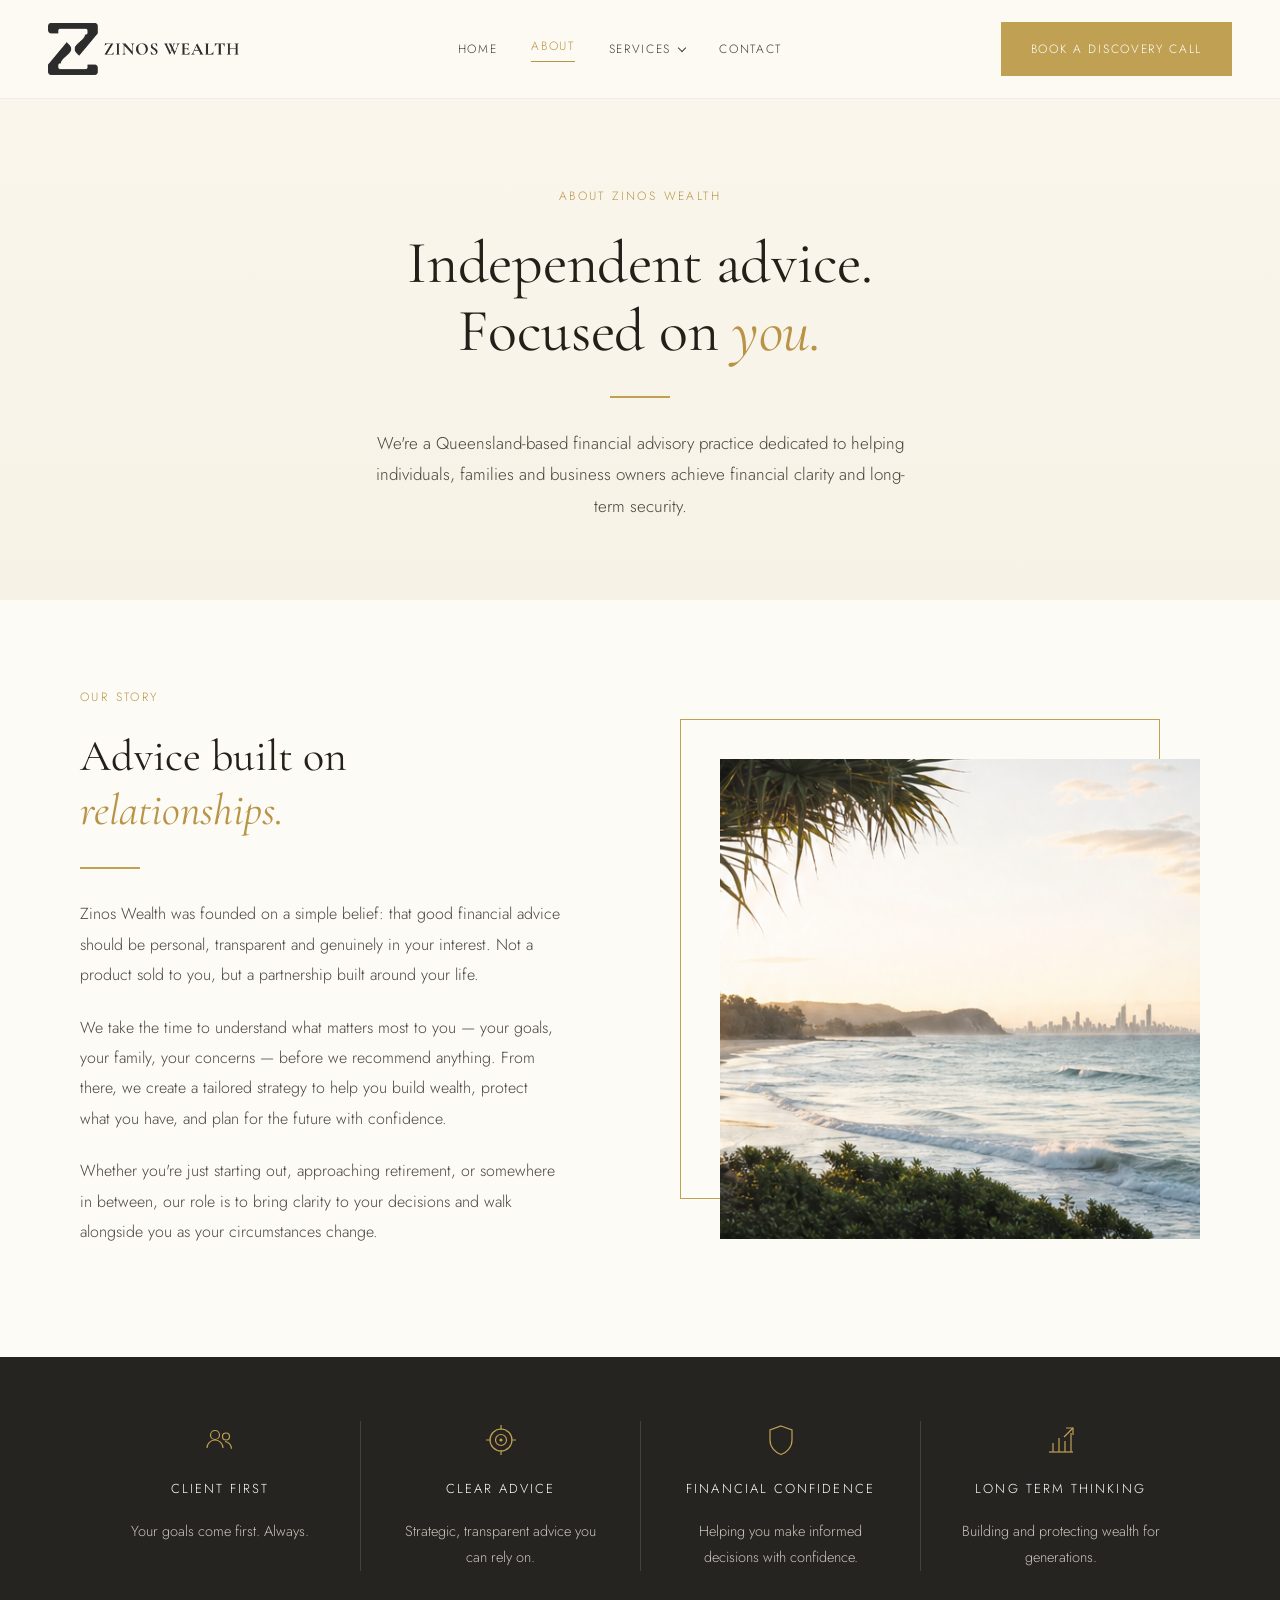
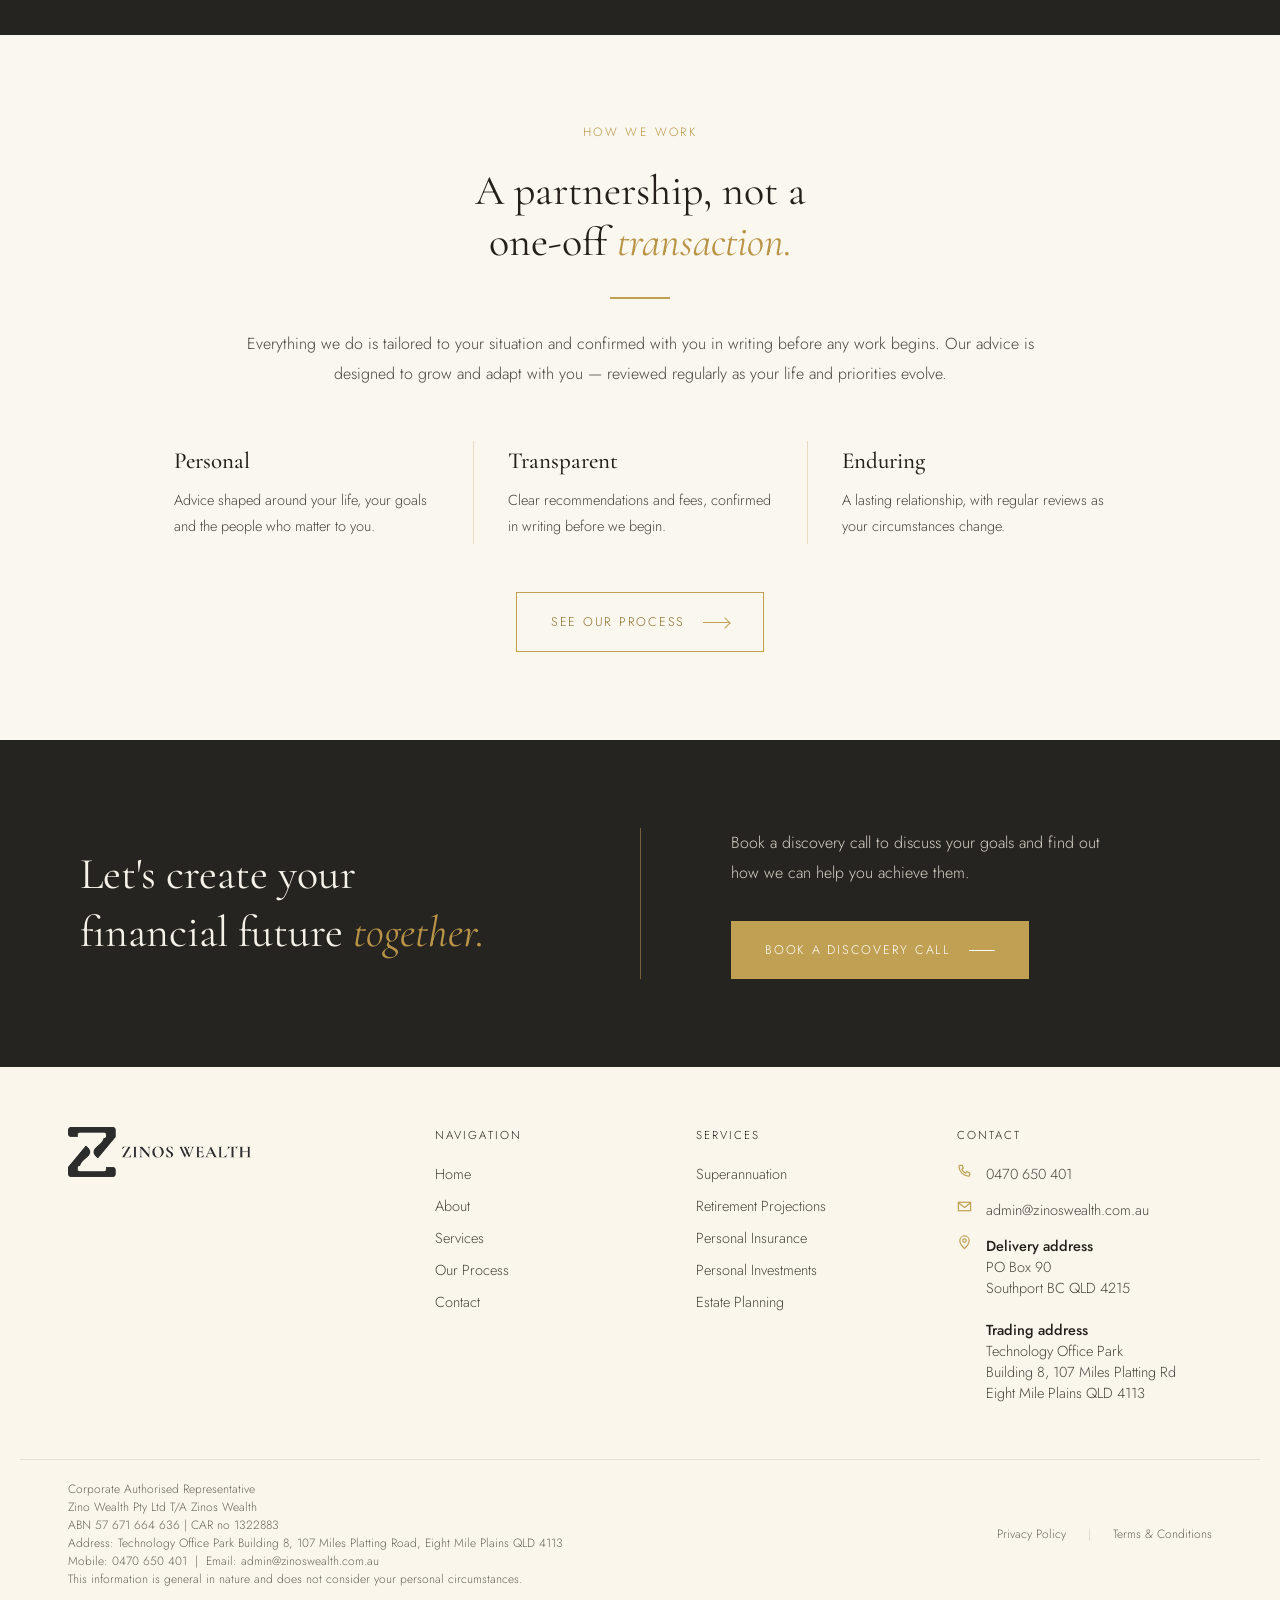
<file: about.html>
<!DOCTYPE html>
<html lang="en-AU">
<head>
<meta charset="utf-8">
<meta name="viewport" content="width=device-width, initial-scale=1">
<title>About | Zinos Wealth</title>
<meta name="description" content="Zinos Wealth is a Queensland-based financial advisory practice helping individuals, families and business owners achieve clarity, confidence and long-term security.">
<link rel="preconnect" href="https://fonts.googleapis.com">
<link rel="preconnect" href="https://fonts.gstatic.com" crossorigin>
<link href="https://fonts.googleapis.com/css2?family=Cormorant+Garamond:ital,wght@0,300;0,400;0,500;0,600;1,400;1,500&family=Jost:wght@300;400;500;600&display=swap" rel="stylesheet">
<link rel="icon" href="favicon.ico" sizes="any">
<link rel="icon" type="image/png" href="assets/favicon.png">
<link rel="apple-touch-icon" href="assets/favicon.png">
<link rel="stylesheet" href="styles.css">
</head>
<body>

<header class="hdr">
  <a href="home.html" class="logo"><img src="assets/logo-zinos.png" alt="Zinos Wealth"></a>
  <nav class="nav">
    <a href="home.html">Home</a>
    <a href="about.html" class="active">About</a>
    <span class="has-sub">
      <a href="services.html">Services</a>
      <span class="submenu"><span class="submenu-inner">
        <a href="services.html" class="all">All Services</a>
        <a href="superannuation.html">Superannuation</a>
        <a href="retirement-projections.html">Retirement Projections</a>
        <a href="personal-insurance.html">Personal Insurance</a>
        <a href="cashflow-budgeting.html">Cashflow &amp; Budgeting</a>
        <a href="personal-investments.html">Personal Investments</a>
        <a href="debt-management.html">Debt Management</a>
        <a href="estate-planning.html">Estate Planning</a>
      </span></span>
    </span>
    <a href="contact.html">Contact</a>
  </nav>
  <a href="https://calendly.com/julian_zaffino/quick-consultation?back=1&month=2026-09" target="_blank" rel="noopener" class="hdr-cta">Book a Discovery Call</a>
</header>

<main>
  <section class="page-hero">
    <div class="inner">
      <div class="eyebrow">About Zinos Wealth</div>
      <h1>Independent advice.<br>Focused on <em class="gold">you.</em></h1>
      <hr class="rule center">
      <p>We're a Queensland-based financial advisory practice dedicated to helping individuals, families and business owners achieve financial clarity and long-term security.</p>
    </div>
  </section>

  <section class="section paper">
    <div class="split">
      <div>
        <div class="eyebrow">Our story</div>
        <h2>Advice built on<br><em class="gold">relationships.</em></h2>
        <hr class="rule">
        <p>Zinos Wealth was founded on a simple belief: that good financial advice should be personal, transparent and genuinely in your interest. Not a product sold to you, but a partnership built around your life.</p>
        <p>We take the time to understand what matters most to you — your goals, your family, your concerns — before we recommend anything. From there, we create a tailored strategy to help you build wealth, protect what you have, and plan for the future with confidence.</p>
        <p>Whether you're just starting out, approaching retirement, or somewhere in between, our role is to bring clarity to your decisions and walk alongside you as your circumstances change.</p>
      </div>
      <div class="media-frame">
        <div class="frame"></div>
        <img src="assets/about-beach.png" alt="Queensland coastline at sunrise">
      </div>
    </div>
  </section>

  <section class="section dark" style="padding:64px 48px">
    <div class="inner">
      <div class="values-grid">
        <div class="value">
          <svg width="38" height="38" viewBox="0 0 38 38" fill="none" stroke="#C0A053" stroke-width="1.2"><circle cx="14" cy="14" r="4.5"/><circle cx="25" cy="15.5" r="3.5"/><path d="M6 27c0-4.4 3.6-8 8-8s8 3.6 8 8"/><path d="M24 20.5c3.6.4 6.5 3.5 6.5 7.2"/></svg>
          <div class="label">Client First</div>
          <p>Your goals come first. Always.</p>
        </div>
        <div class="value">
          <svg width="38" height="38" viewBox="0 0 38 38" fill="none" stroke="#C0A053" stroke-width="1.2"><circle cx="19" cy="19" r="11"/><circle cx="19" cy="19" r="5.5"/><circle cx="19" cy="19" r="1.6" fill="#C0A053" stroke="none"/><path d="M19 4v5M19 29v5M4 19h5M29 19h5"/></svg>
          <div class="label">Clear Advice</div>
          <p>Strategic, transparent advice you can rely on.</p>
        </div>
        <div class="value">
          <svg width="38" height="38" viewBox="0 0 38 38" fill="none" stroke="#C0A053" stroke-width="1.2"><path d="M19 5l11 4v10c0 7-5 12.5-11 14.5C13 31.5 8 26 8 19V9l11-4z"/></svg>
          <div class="label">Financial Confidence</div>
          <p>Helping you make informed decisions with confidence.</p>
        </div>
        <div class="value">
          <svg width="38" height="38" viewBox="0 0 38 38" fill="none" stroke="#C0A053" stroke-width="1.2"><path d="M7 31h24"/><path d="M11 31V22M17 31V17M23 31V20M29 31V12"/><path d="M24 7h7v7"/><path d="M31 7l-9 9"/></svg>
          <div class="label">Long Term Thinking</div>
          <p>Building and protecting wealth for generations.</p>
        </div>
      </div>
    </div>
  </section>

  <section class="section">
    <div class="inner" style="max-width:820px;text-align:center;margin-bottom:6px">
      <div class="eyebrow">How we work</div>
      <h2 style="font-size:42px">A partnership, not a<br>one-off <em class="gold">transaction.</em></h2>
      <hr class="rule center">
      <p style="font-size:16px;line-height:1.9;color:#4A453D">Everything we do is tailored to your situation and confirmed with you in writing before any work begins. Our advice is designed to grow and adapt with you — reviewed regularly as your life and priorities evolve.</p>
    </div>
    <div class="who-grid" style="max-width:1000px;margin:52px auto 0">
      <div class="who"><h3>Personal</h3><p>Advice shaped around your life, your goals and the people who matter to you.</p></div>
      <div class="who"><h3>Transparent</h3><p>Clear recommendations and fees, confirmed in writing before we begin.</p></div>
      <div class="who"><h3>Enduring</h3><p>A lasting relationship, with regular reviews as your circumstances change.</p></div>
    </div>
    <div style="text-align:center;margin-top:48px">
      <a href="services.html#process" class="btn btn-ghost">See our process <span class="arrow"></span></a>
    </div>
  </section>

  <section class="section cta-band" style="background:#262421">
    <div class="inner">
      <div class="cta-left">
        <h2>Let's create your<br>financial future <em class="gold">together.</em></h2>
      </div>
      <div class="cta-right">
        <p>Book a discovery call to discuss your goals and find out how we can help you achieve them.</p>
        <a href="https://calendly.com/julian_zaffino/quick-consultation?back=1&month=2026-09" target="_blank" rel="noopener" class="btn btn-gold">Book a Discovery Call <span class="arrow" style="background:#fff"></span></a>
      </div>
    </div>
  </section>
</main>

<footer>
  <div class="foot-grid">
    <div style="display:flex;align-items:flex-start"><img src="assets/logo-zinos.png" alt="Zinos Wealth"></div>
    <div class="foot-col">
      <div class="h">Navigation</div>
      <div class="links">
        <a href="home.html">Home</a>
        <a href="about.html">About</a>
        <a href="services.html">Services</a>
        <a href="services.html#process">Our Process</a>
        <a href="contact.html">Contact</a>
      </div>
    </div>
    <div class="foot-col">
      <div class="h">Services</div>
      <div class="links">
        <a href="superannuation.html">Superannuation</a>
        <a href="retirement-projections.html">Retirement Projections</a>
        <a href="personal-insurance.html">Personal Insurance</a>
        <a href="personal-investments.html">Personal Investments</a>
        <a href="estate-planning.html">Estate Planning</a>
      </div>
    </div>
    <div class="foot-col">
      <div class="h">Contact</div>
      <div class="foot-contact">
        <div class="row"><svg width="15" height="15" viewBox="0 0 16 16" fill="none" stroke="#C0A053" stroke-width="1.3"><path d="M3 2.5h2.5l1.2 3-1.6 1.2a8 8 0 004.2 4.2l1.2-1.6 3 1.2V13c0 .6-.5 1-1 1A11 11 0 012 3.5c0-.6.4-1 1-1z"/></svg><span>0470 650 401</span></div>
        <div class="row"><svg width="15" height="15" viewBox="0 0 16 16" fill="none" stroke="#C0A053" stroke-width="1.3"><rect x="1.5" y="3.5" width="13" height="9"/><path d="M1.5 4l6.5 5 6.5-5"/></svg><span>admin@zinoswealth.com.au</span></div>
        <div class="row"><svg width="15" height="15" viewBox="0 0 16 16" fill="none" stroke="#C0A053" stroke-width="1.3"><path d="M8 14.5s5-5 5-8.5a5 5 0 00-10 0c0 3.5 5 8.5 5 8.5z"/><circle cx="8" cy="6" r="1.8"/></svg><span><strong style="font-weight:500;color:#241F19">Delivery address</strong><br>PO Box 90<br>Southport BC QLD 4215<br><br><strong style="font-weight:500;color:#241F19">Trading address</strong><br>Technology Office Park<br>Building 8, 107 Miles Platting Rd<br>Eight Mile Plains QLD 4113</span></div>
      </div>
    </div>
  </div>
  <div class="foot-bot">
    <div>Corporate Authorised Representative<br>Zino Wealth Pty Ltd T/A Zinos Wealth<br>ABN 57 671 664 636 | CAR no 1322883<br>Address: Technology Office Park Building 8, 107 Miles Platting Road, Eight Mile Plains QLD 4113<br>Mobile: 0470 650 401 &nbsp;|&nbsp; Email: admin@zinoswealth.com.au<br>This information is general in nature and does not consider your personal circumstances.</div>
    <div style="display:flex;align-items:center;gap:22px;white-space:nowrap">
      <a href="#">Privacy Policy</a><span class="sep">|</span><a href="#">Terms &amp; Conditions</a>
    </div>
  </div>
</footer>

</body>
</html>
</file>
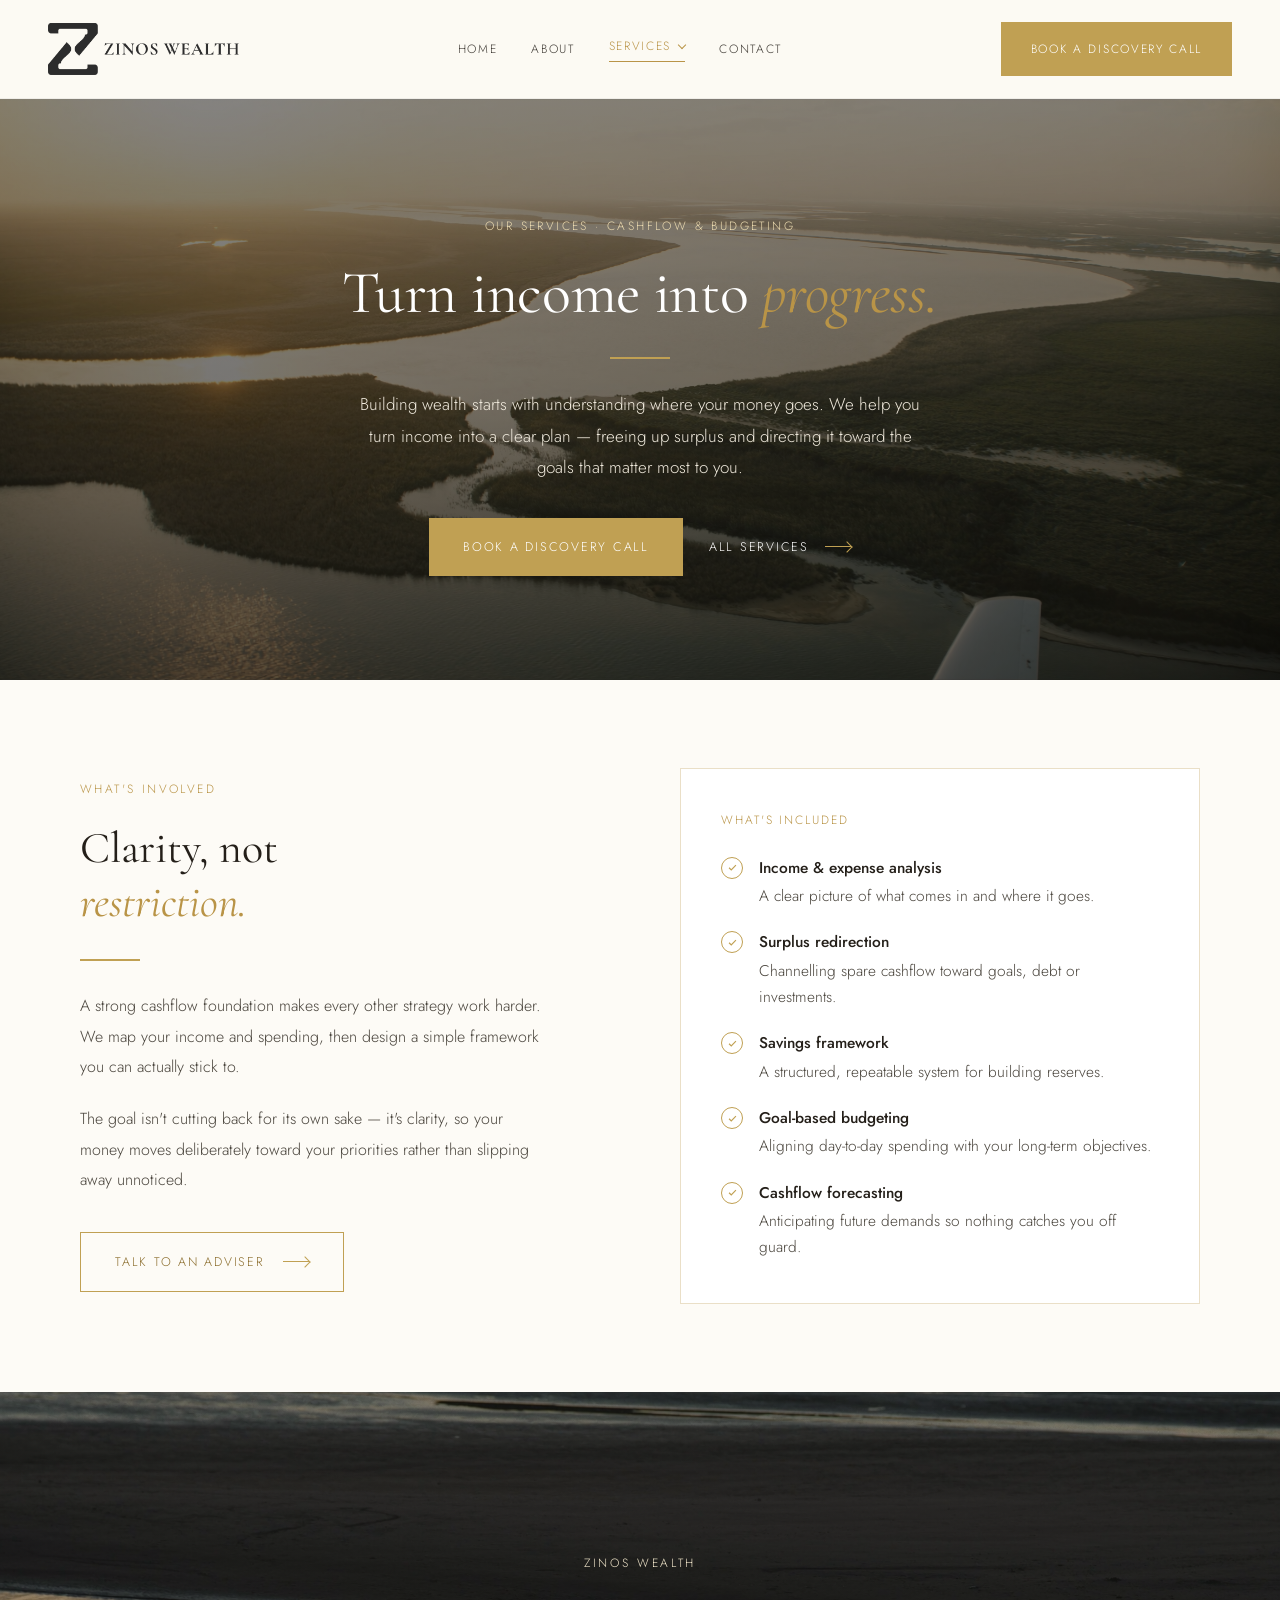
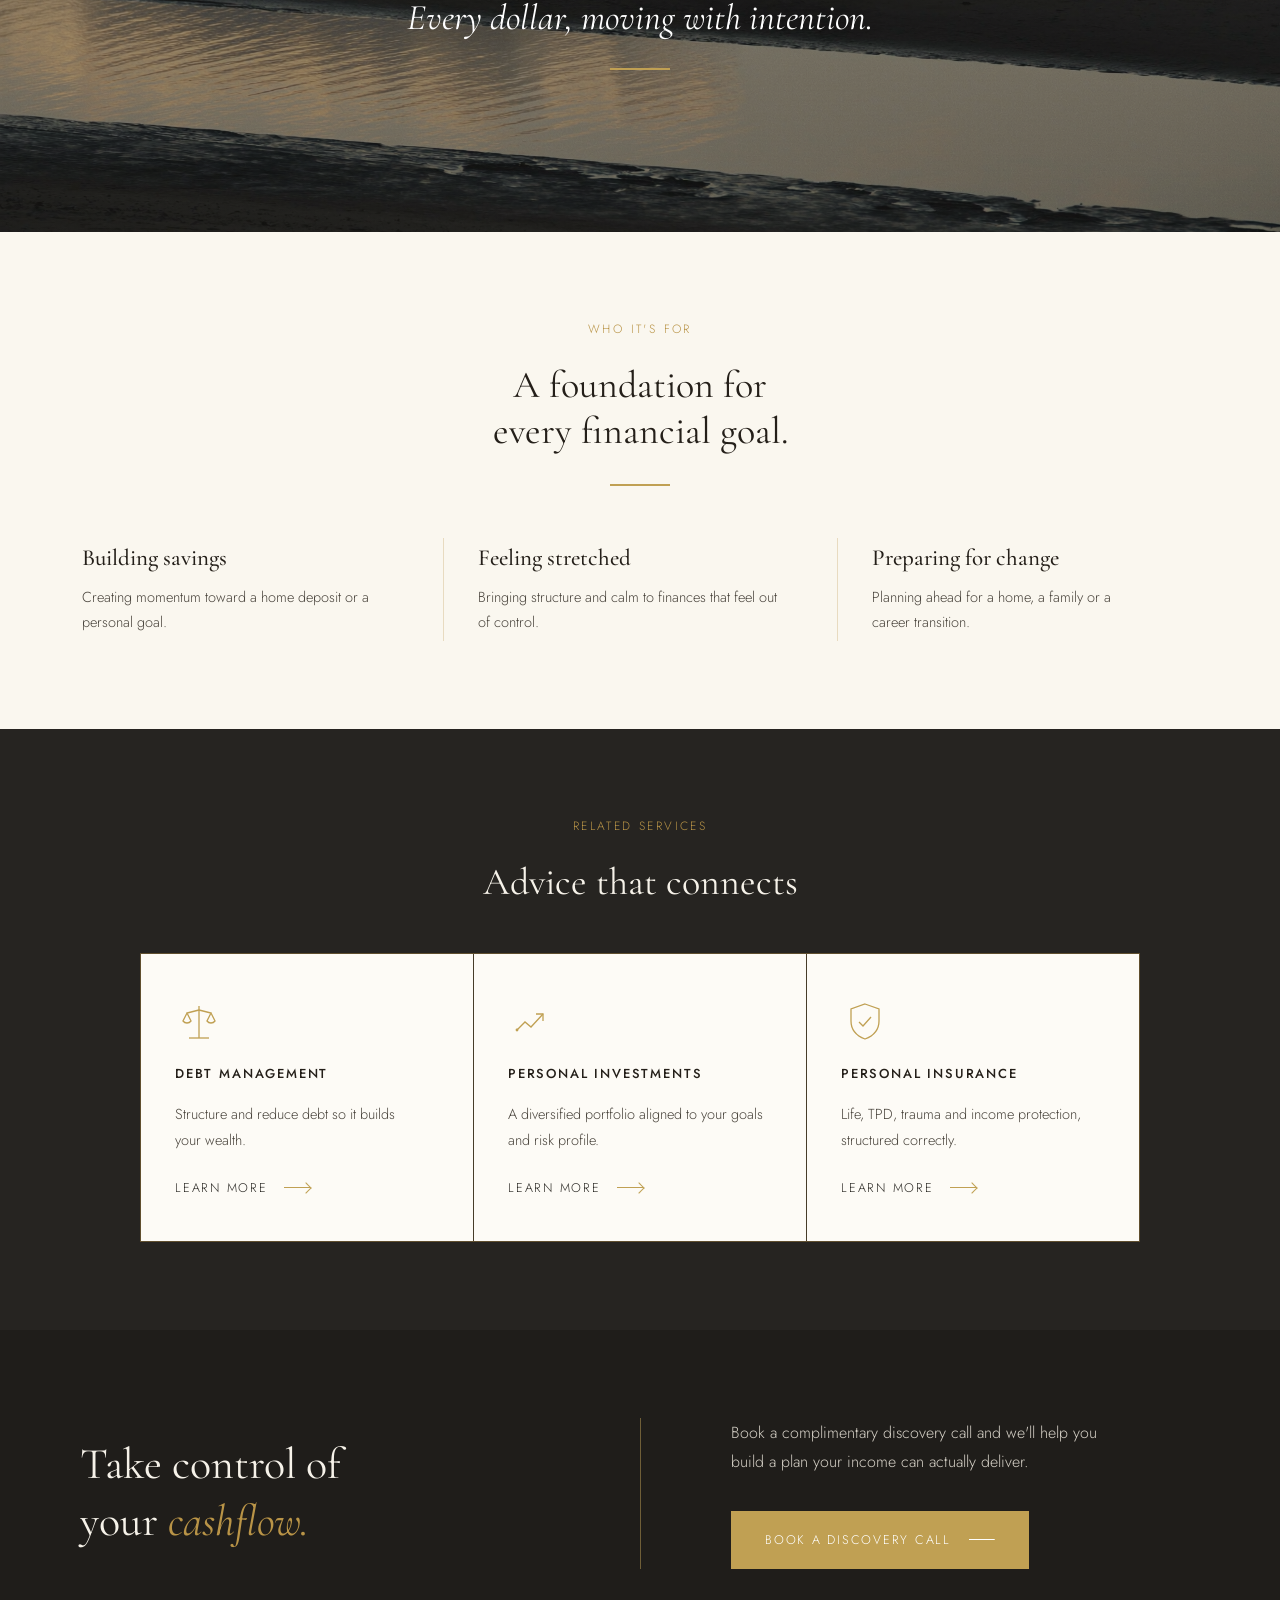
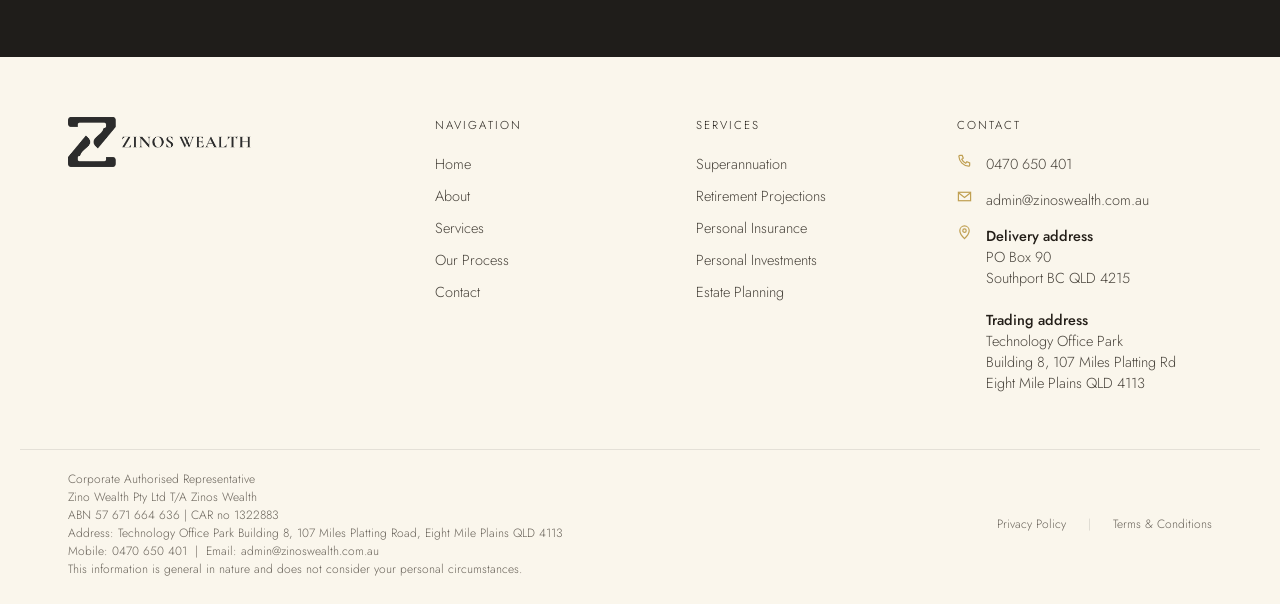
<file: cashflow-budgeting.html>
<!DOCTYPE html>
<html lang="en-AU">
<head>
<meta charset="utf-8">
<meta name="viewport" content="width=device-width, initial-scale=1">
<title>Cashflow &amp; Budgeting | Zinos Wealth</title>
<meta name="description" content="Cashflow and budgeting advice from Zinos Wealth — income and expense analysis, surplus redirection and a savings framework that turns income into progress.">
<link rel="preconnect" href="https://fonts.googleapis.com">
<link rel="preconnect" href="https://fonts.gstatic.com" crossorigin>
<link href="https://fonts.googleapis.com/css2?family=Cormorant+Garamond:ital,wght@0,300;0,400;0,500;0,600;1,400;1,500&family=Jost:wght@300;400;500;600&display=swap" rel="stylesheet">
<link rel="icon" href="favicon.ico" sizes="any">
<link rel="icon" type="image/png" href="assets/favicon.png">
<link rel="apple-touch-icon" href="assets/favicon.png">
<link rel="stylesheet" href="styles.css">
</head>
<body>

<header class="hdr">
  <a href="home.html" class="logo"><img src="assets/logo-zinos.png" alt="Zinos Wealth"></a>
  <nav class="nav">
    <a href="home.html">Home</a>
    <a href="about.html">About</a>
    <span class="has-sub">
      <a href="services.html" class="active">Services</a>
      <span class="submenu"><span class="submenu-inner">
        <a href="services.html" class="all">All Services</a>
        <a href="superannuation.html">Superannuation</a>
        <a href="retirement-projections.html">Retirement Projections</a>
        <a href="personal-insurance.html">Personal Insurance</a>
        <a href="cashflow-budgeting.html">Cashflow &amp; Budgeting</a>
        <a href="personal-investments.html">Personal Investments</a>
        <a href="debt-management.html">Debt Management</a>
        <a href="estate-planning.html">Estate Planning</a>
      </span></span>
    </span>
    <a href="contact.html">Contact</a>
  </nav>
  <a href="https://calendly.com/julian_zaffino/quick-consultation?back=1&month=2026-09" target="_blank" rel="noopener" class="hdr-cta">Book a Discovery Call</a>
</header>

<main>
  <section class="page-hero photo">
    <img class="hero-bg" src="assets/svc-cashflow.png" alt="River estuary winding out to the sea at golden hour">
    <div class="inner">
      <div class="eyebrow">Our Services · Cashflow &amp; Budgeting</div>
      <h1>Turn income into <em class="gold">progress.</em></h1>
      <hr class="rule center">
      <p>Building wealth starts with understanding where your money goes. We help you turn income into a clear plan — freeing up surplus and directing it toward the goals that matter most to you.</p>
      <div style="margin-top:34px;display:flex;gap:26px;justify-content:center;align-items:center;flex-wrap:wrap">
        <a href="https://calendly.com/julian_zaffino/quick-consultation?back=1&month=2026-09" target="_blank" rel="noopener" class="btn btn-gold">Book a Discovery Call</a>
        <a href="services.html" class="link-arrow">All Services <span class="arrow"></span></a>
      </div>
    </div>
  </section>

  <section class="section paper">
    <div class="split">
      <div>
        <div class="eyebrow">What's involved</div>
        <h2>Clarity, not<br><em class="gold">restriction.</em></h2>
        <hr class="rule">
        <p>A strong cashflow foundation makes every other strategy work harder. We map your income and spending, then design a simple framework you can actually stick to.</p>
        <p>The goal isn't cutting back for its own sake — it's clarity, so your money moves deliberately toward your priorities rather than slipping away unnoticed.</p>
        <a href="contact.html" class="btn btn-ghost" style="margin-top:14px">Talk to an adviser <span class="arrow"></span></a>
      </div>
      <div class="included-card">
        <div class="cap">What's included</div>
        <ul class="checklist">
          <li><span class="tick"><svg viewBox="0 0 16 16" fill="none" stroke="#C0A053" stroke-width="1.7"><path d="M3 8.4l3.2 3.2L13 4.6"/></svg></span><span><strong>Income &amp; expense analysis</strong>A clear picture of what comes in and where it goes.</span></li>
          <li><span class="tick"><svg viewBox="0 0 16 16" fill="none" stroke="#C0A053" stroke-width="1.7"><path d="M3 8.4l3.2 3.2L13 4.6"/></svg></span><span><strong>Surplus redirection</strong>Channelling spare cashflow toward goals, debt or investments.</span></li>
          <li><span class="tick"><svg viewBox="0 0 16 16" fill="none" stroke="#C0A053" stroke-width="1.7"><path d="M3 8.4l3.2 3.2L13 4.6"/></svg></span><span><strong>Savings framework</strong>A structured, repeatable system for building reserves.</span></li>
          <li><span class="tick"><svg viewBox="0 0 16 16" fill="none" stroke="#C0A053" stroke-width="1.7"><path d="M3 8.4l3.2 3.2L13 4.6"/></svg></span><span><strong>Goal-based budgeting</strong>Aligning day-to-day spending with your long-term objectives.</span></li>
          <li><span class="tick"><svg viewBox="0 0 16 16" fill="none" stroke="#C0A053" stroke-width="1.7"><path d="M3 8.4l3.2 3.2L13 4.6"/></svg></span><span><strong>Cashflow forecasting</strong>Anticipating future demands so nothing catches you off guard.</span></li>
        </ul>
      </div>
    </div>
  </section>

  <section class="img-band">
    <img src="assets/hero-cashflow.png" alt="Tidal channels in wet sand at dawn">
    <div class="veil"></div>
    <div class="band-inner">
      <div class="k">Zinos Wealth</div>
      <p>Every dollar, moving with intention.</p>
      <div class="band-rule"></div>
    </div>
  </section>

  <section class="section">
    <div class="inner" style="text-align:center">
      <div class="eyebrow">Who it's for</div>
      <h2 style="font-size:38px">A foundation for<br>every financial goal.</h2>
      <hr class="rule center">
    </div>
    <div class="who-grid">
      <div class="who"><h3>Building savings</h3><p>Creating momentum toward a home deposit or a personal goal.</p></div>
      <div class="who"><h3>Feeling stretched</h3><p>Bringing structure and calm to finances that feel out of control.</p></div>
      <div class="who"><h3>Preparing for change</h3><p>Planning ahead for a home, a family or a career transition.</p></div>
    </div>
  </section>

  <section class="section dark">
    <div class="inner" style="text-align:center;margin-bottom:8px">
      <div class="eyebrow">Related services</div>
      <h2 style="color:#F6F2E9;font-size:38px">Advice that connects</h2>
    </div>
    <div class="svc-grid" style="max-width:1000px;margin:48px auto 0">
      <a class="svc-card" href="debt-management.html">
        <svg class="ico" viewBox="0 0 48 48" fill="none" stroke="#C0A053" stroke-width="1.3"><path d="M24 8v32"/><path d="M14 40h20"/><path d="M24 12l-12 3 4 8a5 5 0 01-8 0l4-8"/><path d="M24 12l12 3-4 8a5 5 0 008 0l-4-8"/></svg>
        <h3>Debt Management</h3><p>Structure and reduce debt so it builds your wealth.</p>
        <span class="more link-arrow">Learn more <span class="arrow"></span></span>
      </a>
      <a class="svc-card" href="personal-investments.html">
        <svg class="ico" viewBox="0 0 48 48" fill="none" stroke="#C0A053" stroke-width="1.3"><path d="M9 32l8-8 6 5 12-13"/><path d="M28 16h7v7"/><circle cx="9" cy="32" r="1.4" fill="#C0A053" stroke="none"/></svg>
        <h3>Personal Investments</h3><p>A diversified portfolio aligned to your goals and risk profile.</p>
        <span class="more link-arrow">Learn more <span class="arrow"></span></span>
      </a>
      <a class="svc-card" href="personal-insurance.html">
        <svg class="ico" viewBox="0 0 48 48" fill="none" stroke="#C0A053" stroke-width="1.3"><path d="M24 6l14 5v12c0 9-6 15-14 18-8-3-14-9-14-18V11l14-5z"/><path d="M18 24l4 4 8-9"/></svg>
        <h3>Personal Insurance</h3><p>Life, TPD, trauma and income protection, structured correctly.</p>
        <span class="more link-arrow">Learn more <span class="arrow"></span></span>
      </a>
    </div>
  </section>

  <section class="section cta-band" style="background:#1F1D1A">
    <div class="inner">
      <div class="cta-left">
        <h2>Take control of<br>your <em class="gold">cashflow.</em></h2>
      </div>
      <div class="cta-right">
        <p>Book a complimentary discovery call and we'll help you build a plan your income can actually deliver.</p>
        <a href="https://calendly.com/julian_zaffino/quick-consultation?back=1&month=2026-09" target="_blank" rel="noopener" class="btn btn-gold">Book a Discovery Call <span class="arrow" style="background:#fff"></span></a>
      </div>
    </div>
  </section>
</main>

<footer>
  <div class="foot-grid">
    <div style="display:flex;align-items:flex-start"><img src="assets/logo-zinos.png" alt="Zinos Wealth"></div>
    <div class="foot-col">
      <div class="h">Navigation</div>
      <div class="links">
        <a href="home.html">Home</a>
        <a href="about.html">About</a>
        <a href="services.html">Services</a>
        <a href="services.html#process">Our Process</a>
        <a href="contact.html">Contact</a>
      </div>
    </div>
    <div class="foot-col">
      <div class="h">Services</div>
      <div class="links">
        <a href="superannuation.html">Superannuation</a>
        <a href="retirement-projections.html">Retirement Projections</a>
        <a href="personal-insurance.html">Personal Insurance</a>
        <a href="personal-investments.html">Personal Investments</a>
        <a href="estate-planning.html">Estate Planning</a>
      </div>
    </div>
    <div class="foot-col">
      <div class="h">Contact</div>
      <div class="foot-contact">
        <div class="row"><svg width="15" height="15" viewBox="0 0 16 16" fill="none" stroke="#C0A053" stroke-width="1.3"><path d="M3 2.5h2.5l1.2 3-1.6 1.2a8 8 0 004.2 4.2l1.2-1.6 3 1.2V13c0 .6-.5 1-1 1A11 11 0 012 3.5c0-.6.4-1 1-1z"/></svg><span>0470 650 401</span></div>
        <div class="row"><svg width="15" height="15" viewBox="0 0 16 16" fill="none" stroke="#C0A053" stroke-width="1.3"><rect x="1.5" y="3.5" width="13" height="9"/><path d="M1.5 4l6.5 5 6.5-5"/></svg><span>admin@zinoswealth.com.au</span></div>
        <div class="row"><svg width="15" height="15" viewBox="0 0 16 16" fill="none" stroke="#C0A053" stroke-width="1.3"><path d="M8 14.5s5-5 5-8.5a5 5 0 00-10 0c0 3.5 5 8.5 5 8.5z"/><circle cx="8" cy="6" r="1.8"/></svg><span><strong style="font-weight:500;color:#241F19">Delivery address</strong><br>PO Box 90<br>Southport BC QLD 4215<br><br><strong style="font-weight:500;color:#241F19">Trading address</strong><br>Technology Office Park<br>Building 8, 107 Miles Platting Rd<br>Eight Mile Plains QLD 4113</span></div>
      </div>
    </div>
  </div>
  <div class="foot-bot">
    <div>Corporate Authorised Representative<br>Zino Wealth Pty Ltd T/A Zinos Wealth<br>ABN 57 671 664 636 | CAR no 1322883<br>Address: Technology Office Park Building 8, 107 Miles Platting Road, Eight Mile Plains QLD 4113<br>Mobile: 0470 650 401 &nbsp;|&nbsp; Email: admin@zinoswealth.com.au<br>This information is general in nature and does not consider your personal circumstances.</div>
    <div style="display:flex;align-items:center;gap:22px;white-space:nowrap">
      <a href="#">Privacy Policy</a><span class="sep">|</span><a href="#">Terms &amp; Conditions</a>
    </div>
  </div>
</footer>

</body>
</html>
</file>
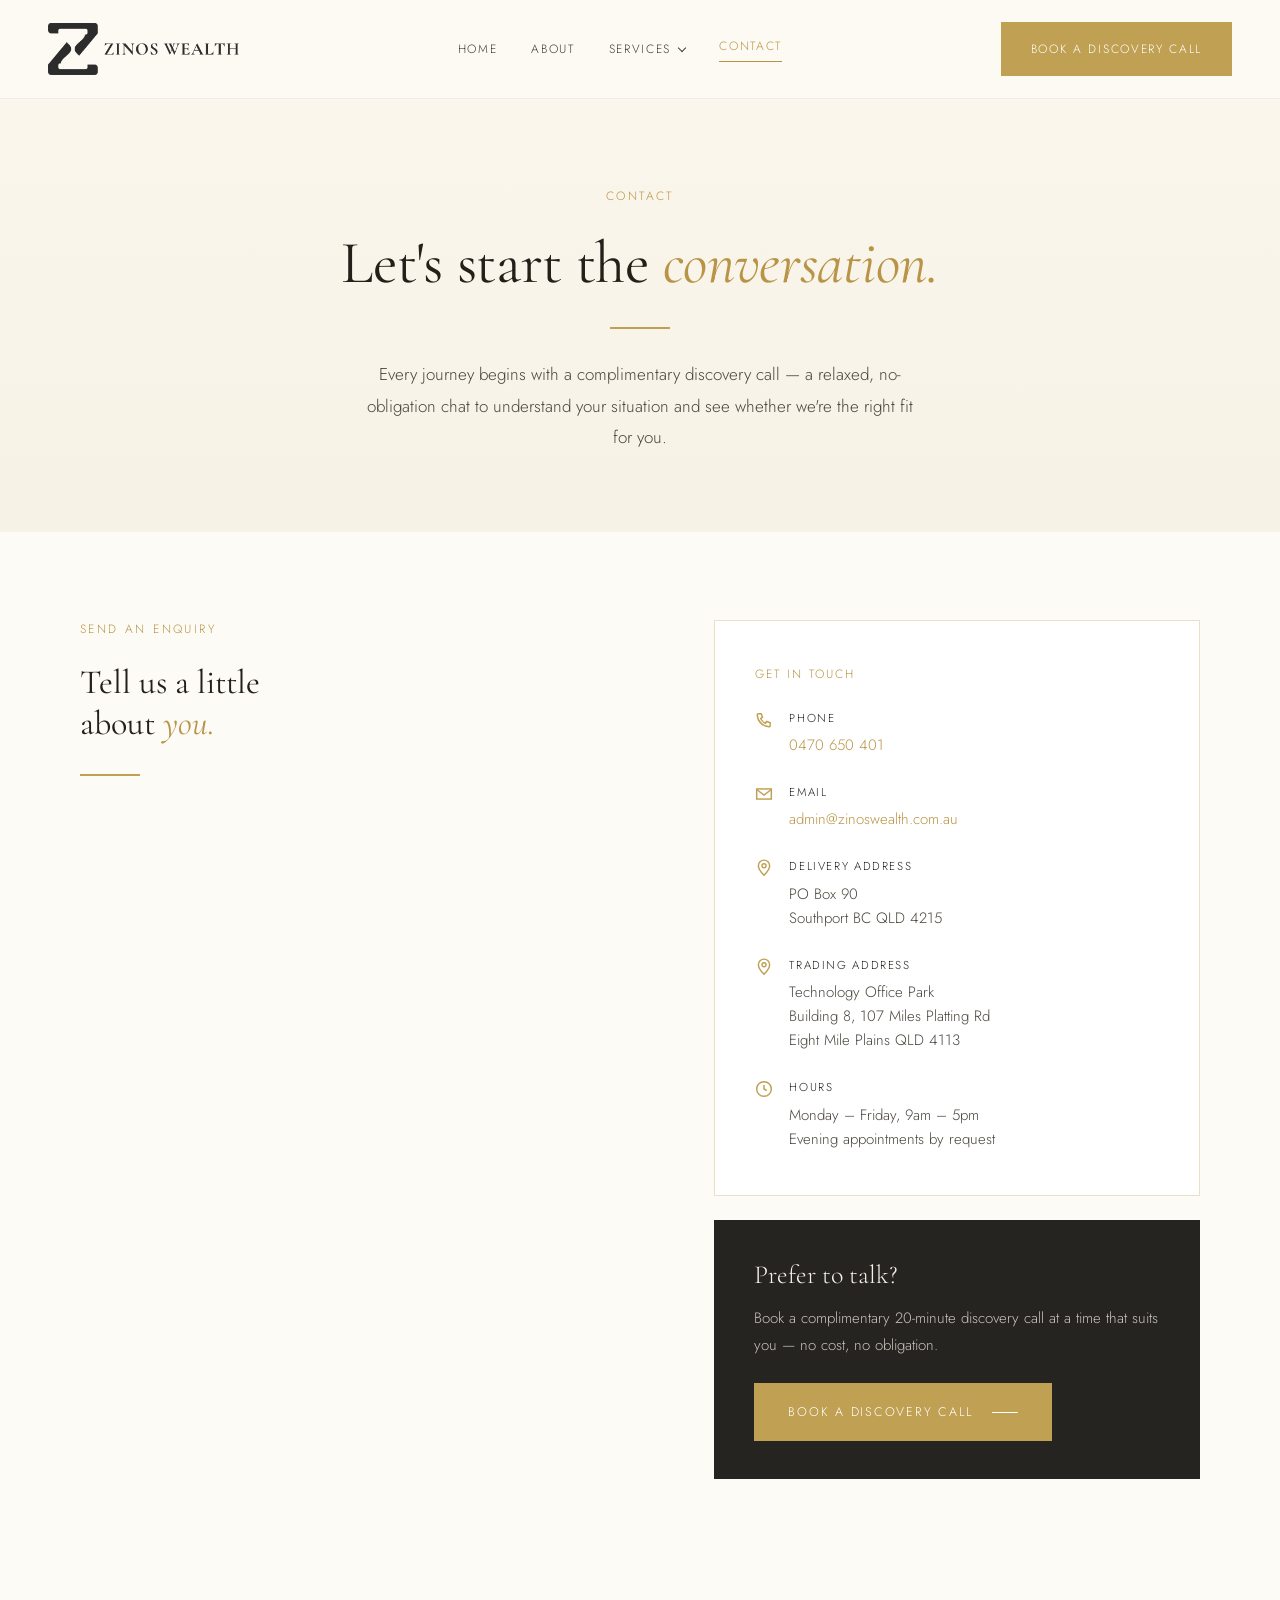
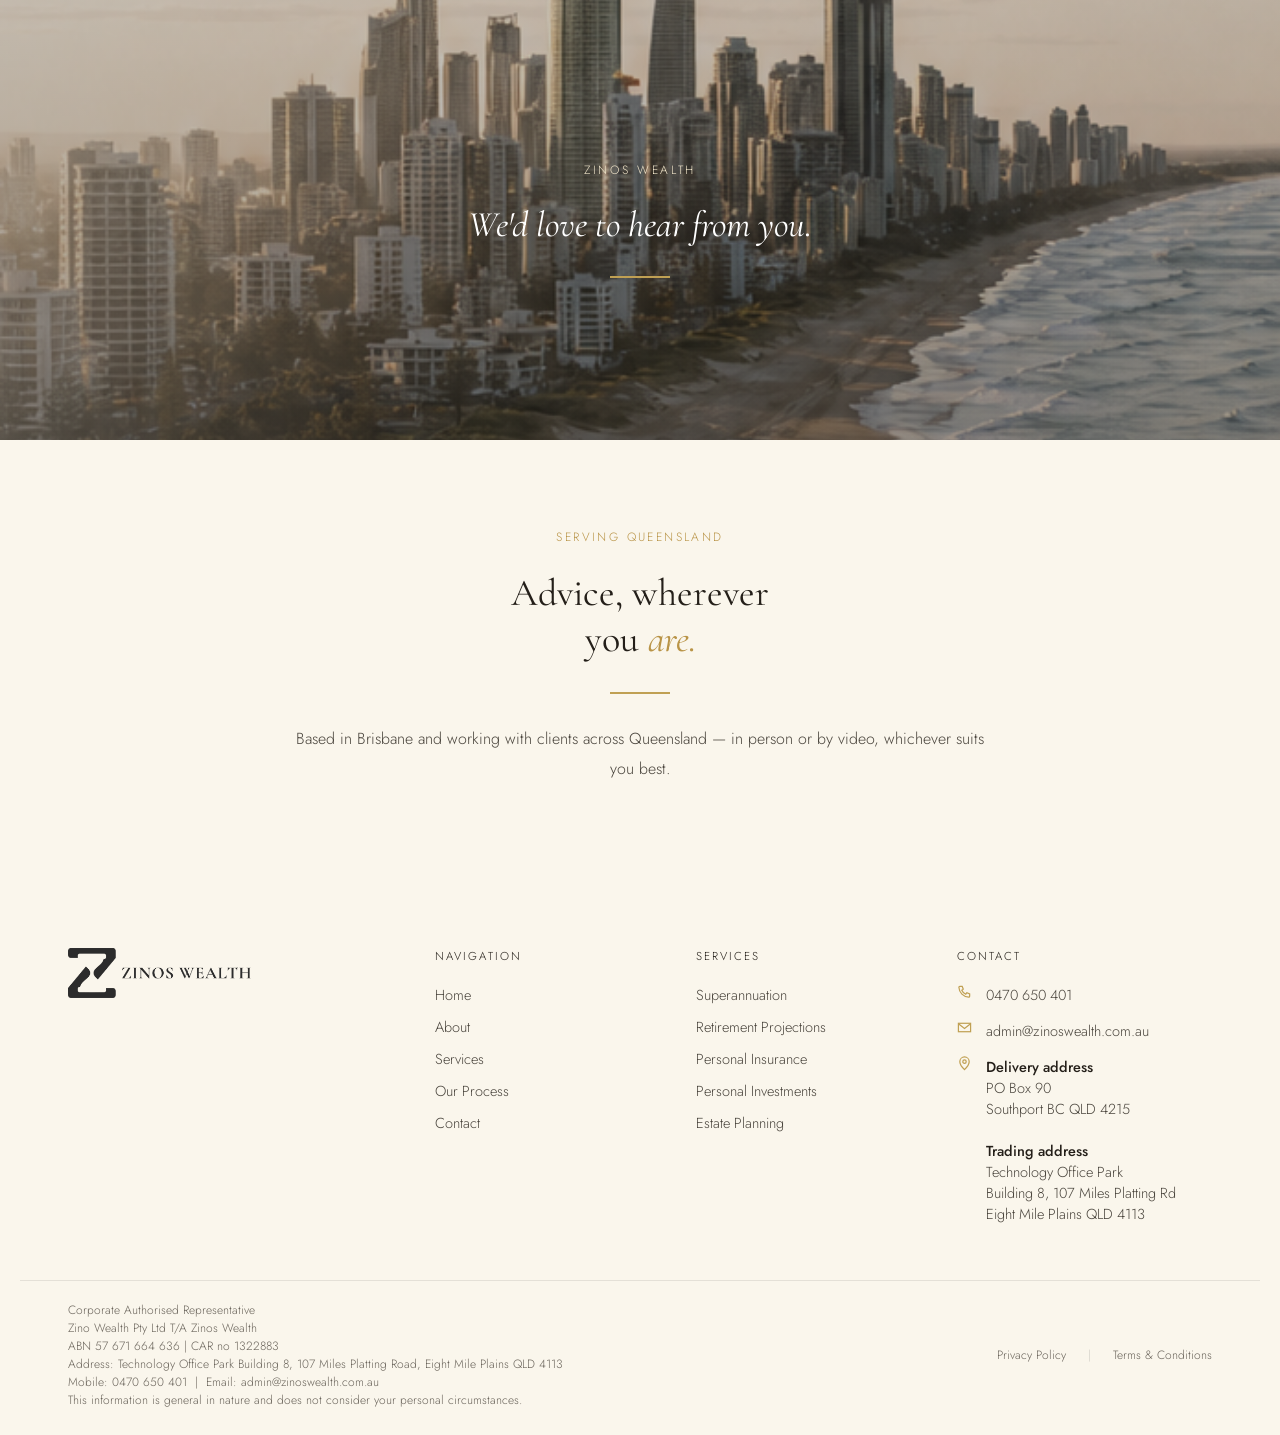
<file: contact.html>
<!DOCTYPE html>
<html lang="en-AU">
<head>
<meta charset="utf-8">
<meta name="viewport" content="width=device-width, initial-scale=1">
<title>Contact | Zinos Wealth</title>
<meta name="description" content="Get in touch with Zinos Wealth. Book a complimentary discovery call or send an enquiry — we're here to help you plan with purpose and live with confidence.">
<link rel="preconnect" href="https://fonts.googleapis.com">
<link rel="preconnect" href="https://fonts.gstatic.com" crossorigin>
<link href="https://fonts.googleapis.com/css2?family=Cormorant+Garamond:ital,wght@0,300;0,400;0,500;0,600;1,400;1,500&family=Jost:wght@300;400;500;600&display=swap" rel="stylesheet">
<link rel="icon" href="favicon.ico" sizes="any">
<link rel="icon" type="image/png" href="assets/favicon.png">
<link rel="apple-touch-icon" href="assets/favicon.png">
<link rel="stylesheet" href="styles.css">
</head>
<body>

<header class="hdr">
  <a href="home.html" class="logo"><img src="assets/logo-zinos.png" alt="Zinos Wealth"></a>
  <nav class="nav">
    <a href="home.html">Home</a>
    <a href="about.html">About</a>
    <span class="has-sub">
      <a href="services.html">Services</a>
      <span class="submenu"><span class="submenu-inner">
        <a href="services.html" class="all">All Services</a>
        <a href="superannuation.html">Superannuation</a>
        <a href="retirement-projections.html">Retirement Projections</a>
        <a href="personal-insurance.html">Personal Insurance</a>
        <a href="cashflow-budgeting.html">Cashflow &amp; Budgeting</a>
        <a href="personal-investments.html">Personal Investments</a>
        <a href="debt-management.html">Debt Management</a>
        <a href="estate-planning.html">Estate Planning</a>
      </span></span>
    </span>
    <a href="contact.html" class="active">Contact</a>
  </nav>
  <a href="https://calendly.com/julian_zaffino/quick-consultation?back=1&month=2026-09" target="_blank" rel="noopener" class="hdr-cta">Book a Discovery Call</a>
</header>

<main>
  <section class="page-hero">
    <div class="inner">
      <div class="eyebrow">Contact</div>
      <h1>Let's start the <em class="gold">conversation.</em></h1>
      <hr class="rule center">
      <p>Every journey begins with a complimentary discovery call — a relaxed, no-obligation chat to understand your situation and see whether we're the right fit for you.</p>
    </div>
  </section>

  <section class="section paper">
    <div class="contact-grid">
      <div>
        <div class="eyebrow">Send an enquiry</div>
        <h2 style="font-size:34px;margin-bottom:8px">Tell us a little<br>about <em class="gold">you.</em></h2>
        <hr class="rule">
        <iframe
          src="https://link.neuroncrm.ai/widget/form/8zRrB6NbLVlouO0n5Hmb"
          style="width:100%;min-height:700px;border:none;border-radius:8px"
          id="inline-8zRrB6NbLVlouO0n5Hmb"
          data-layout="{'id':'INLINE'}"
          data-trigger-type="alwaysShow"
          data-trigger-value=""
          data-activation-type="alwaysActivated"
          data-activation-value=""
          data-deactivation-type="neverDeactivate"
          data-deactivation-value=""
          data-form-name="Form 0"
          data-height="700"
          data-layout-iframe-id="inline-8zRrB6NbLVlouO0n5Hmb"
          data-form-id="8zRrB6NbLVlouO0n5Hmb"
          title="Form 0">
        </iframe>
        <script src="https://link.neuroncrm.ai/js/form_embed.js"></script>
      </div>

      <div>
        <div class="included-card" style="padding:44px 40px">
          <div class="cap">Get in touch</div>
          <div class="contact-info">
            <div class="row">
              <svg width="18" height="18" viewBox="0 0 16 16" fill="none" stroke="#C0A053" stroke-width="1.3"><path d="M3 2.5h2.5l1.2 3-1.6 1.2a8 8 0 004.2 4.2l1.2-1.6 3 1.2V13c0 .6-.5 1-1 1A11 11 0 012 3.5c0-.6.4-1 1-1z"/></svg>
              <div><span class="k">Phone</span><a href="tel:0470650401">0470 650 401</a></div>
            </div>
            <div class="row">
              <svg width="18" height="18" viewBox="0 0 16 16" fill="none" stroke="#C0A053" stroke-width="1.3"><rect x="1.5" y="3.5" width="13" height="9"/><path d="M1.5 4l6.5 5 6.5-5"/></svg>
              <div><span class="k">Email</span><a href="mailto:admin@zinoswealth.com.au">admin@zinoswealth.com.au</a></div>
            </div>
            <div class="row">
              <svg width="18" height="18" viewBox="0 0 16 16" fill="none" stroke="#C0A053" stroke-width="1.3"><path d="M8 14.5s5-5 5-8.5a5 5 0 00-10 0c0 3.5 5 8.5 5 8.5z"/><circle cx="8" cy="6" r="1.8"/></svg>
              <div><span class="k">Delivery address</span>PO Box 90<br>Southport BC QLD 4215</div>
            </div>
            <div class="row">
              <svg width="18" height="18" viewBox="0 0 16 16" fill="none" stroke="#C0A053" stroke-width="1.3"><path d="M8 14.5s5-5 5-8.5a5 5 0 00-10 0c0 3.5 5 8.5 5 8.5z"/><circle cx="8" cy="6" r="1.8"/></svg>
              <div><span class="k">Trading address</span>Technology Office Park<br>Building 8, 107 Miles Platting Rd<br>Eight Mile Plains QLD 4113</div>
            </div>
            <div class="row">
              <svg width="18" height="18" viewBox="0 0 16 16" fill="none" stroke="#C0A053" stroke-width="1.3"><circle cx="8" cy="8" r="6.5"/><path d="M8 4.5V8l2.5 1.5"/></svg>
              <div><span class="k">Hours</span>Monday – Friday, 9am – 5pm<br>Evening appointments by request</div>
            </div>
          </div>
        </div>

        <div style="background:#262421;padding:38px 40px;margin-top:24px">
          <div style="font-family:'Cormorant Garamond',serif;font-size:26px;color:#F6F2E9;line-height:1.3;margin-bottom:14px">Prefer to talk?</div>
          <p style="font-size:15px;line-height:1.8;color:#C9C4BB;margin:0 0 24px">Book a complimentary 20-minute discovery call at a time that suits you — no cost, no obligation.</p>
          <a href="https://calendly.com/julian_zaffino/quick-consultation?back=1&month=2026-09" target="_blank" rel="noopener" class="btn btn-gold">Book a Discovery Call <span class="arrow" style="background:#fff"></span></a>
        </div>
      </div>
    </div>
  </section>

  <section class="img-band">
    <img src="assets/hero-coast.png" alt="Gold Coast shoreline at sunrise">
    <div class="veil"></div>
    <div class="band-inner">
      <div class="k">Zinos Wealth</div>
      <p>We'd love to hear from you.</p>
      <div class="band-rule"></div>
    </div>
  </section>

  <section class="section" style="background:#FAF6EC;text-align:center">
    <div class="inner" style="max-width:720px">
      <div class="eyebrow">Serving Queensland</div>
      <h2 style="font-size:38px">Advice, wherever<br>you <em class="gold">are.</em></h2>
      <hr class="rule center">
      <p style="font-size:16px;line-height:1.9;color:#4A453D">Based in Brisbane and working with clients across Queensland — in person or by video, whichever suits you best.</p>
    </div>
  </section>
</main>

<footer>
  <div class="foot-grid">
    <div style="display:flex;align-items:flex-start"><img src="assets/logo-zinos.png" alt="Zinos Wealth"></div>
    <div class="foot-col">
      <div class="h">Navigation</div>
      <div class="links">
        <a href="home.html">Home</a>
        <a href="about.html">About</a>
        <a href="services.html">Services</a>
        <a href="services.html#process">Our Process</a>
        <a href="contact.html">Contact</a>
      </div>
    </div>
    <div class="foot-col">
      <div class="h">Services</div>
      <div class="links">
        <a href="superannuation.html">Superannuation</a>
        <a href="retirement-projections.html">Retirement Projections</a>
        <a href="personal-insurance.html">Personal Insurance</a>
        <a href="personal-investments.html">Personal Investments</a>
        <a href="estate-planning.html">Estate Planning</a>
      </div>
    </div>
    <div class="foot-col">
      <div class="h">Contact</div>
      <div class="foot-contact">
        <div class="row"><svg width="15" height="15" viewBox="0 0 16 16" fill="none" stroke="#C0A053" stroke-width="1.3"><path d="M3 2.5h2.5l1.2 3-1.6 1.2a8 8 0 004.2 4.2l1.2-1.6 3 1.2V13c0 .6-.5 1-1 1A11 11 0 012 3.5c0-.6.4-1 1-1z"/></svg><span>0470 650 401</span></div>
        <div class="row"><svg width="15" height="15" viewBox="0 0 16 16" fill="none" stroke="#C0A053" stroke-width="1.3"><rect x="1.5" y="3.5" width="13" height="9"/><path d="M1.5 4l6.5 5 6.5-5"/></svg><span>admin@zinoswealth.com.au</span></div>
        <div class="row"><svg width="15" height="15" viewBox="0 0 16 16" fill="none" stroke="#C0A053" stroke-width="1.3"><path d="M8 14.5s5-5 5-8.5a5 5 0 00-10 0c0 3.5 5 8.5 5 8.5z"/><circle cx="8" cy="6" r="1.8"/></svg><span><strong style="font-weight:500;color:#241F19">Delivery address</strong><br>PO Box 90<br>Southport BC QLD 4215<br><br><strong style="font-weight:500;color:#241F19">Trading address</strong><br>Technology Office Park<br>Building 8, 107 Miles Platting Rd<br>Eight Mile Plains QLD 4113</span></div>
      </div>
    </div>
  </div>
  <div class="foot-bot">
    <div>Corporate Authorised Representative<br>Zino Wealth Pty Ltd T/A Zinos Wealth<br>ABN 57 671 664 636 | CAR no 1322883<br>Address: Technology Office Park Building 8, 107 Miles Platting Road, Eight Mile Plains QLD 4113<br>Mobile: 0470 650 401 &nbsp;|&nbsp; Email: admin@zinoswealth.com.au<br>This information is general in nature and does not consider your personal circumstances.</div>
    <div style="display:flex;align-items:center;gap:22px;white-space:nowrap">
      <a href="#">Privacy Policy</a><span class="sep">|</span><a href="#">Terms &amp; Conditions</a>
    </div>
  </div>
</footer>

</body>
</html>
</file>
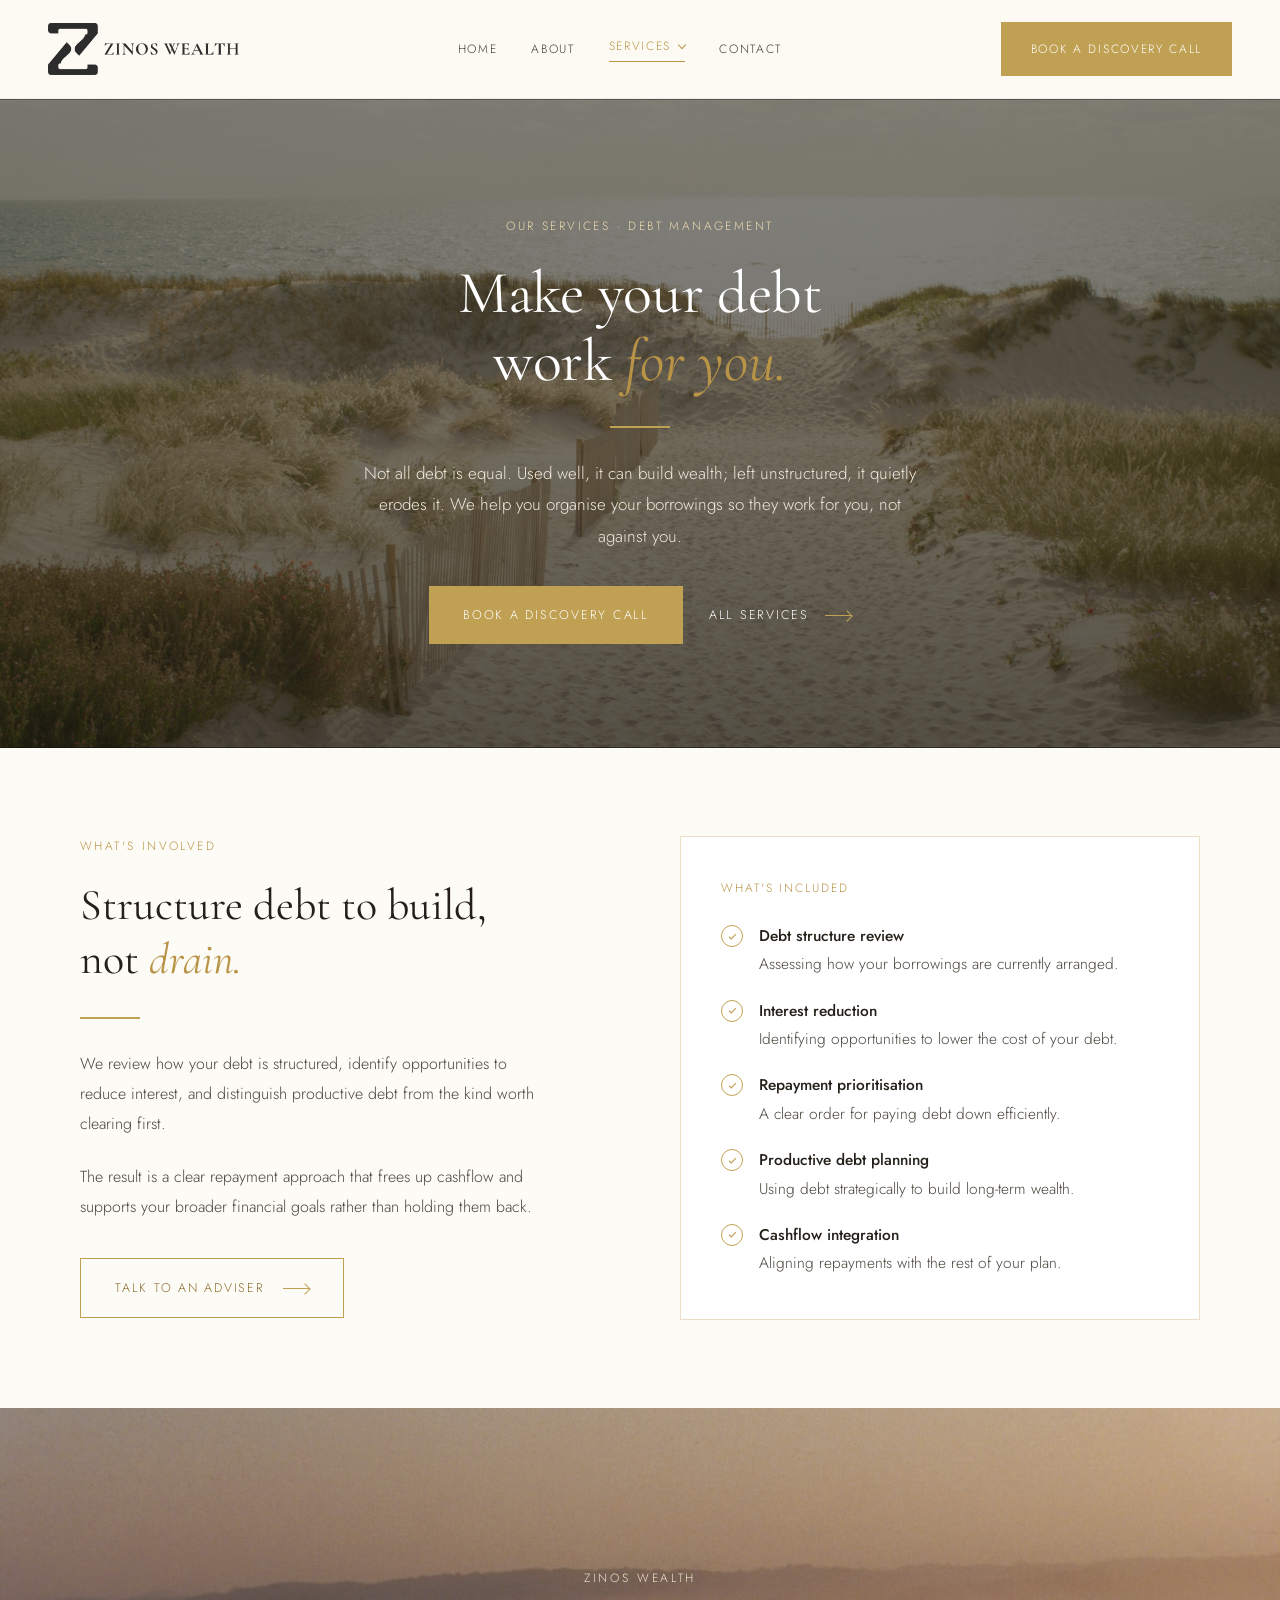
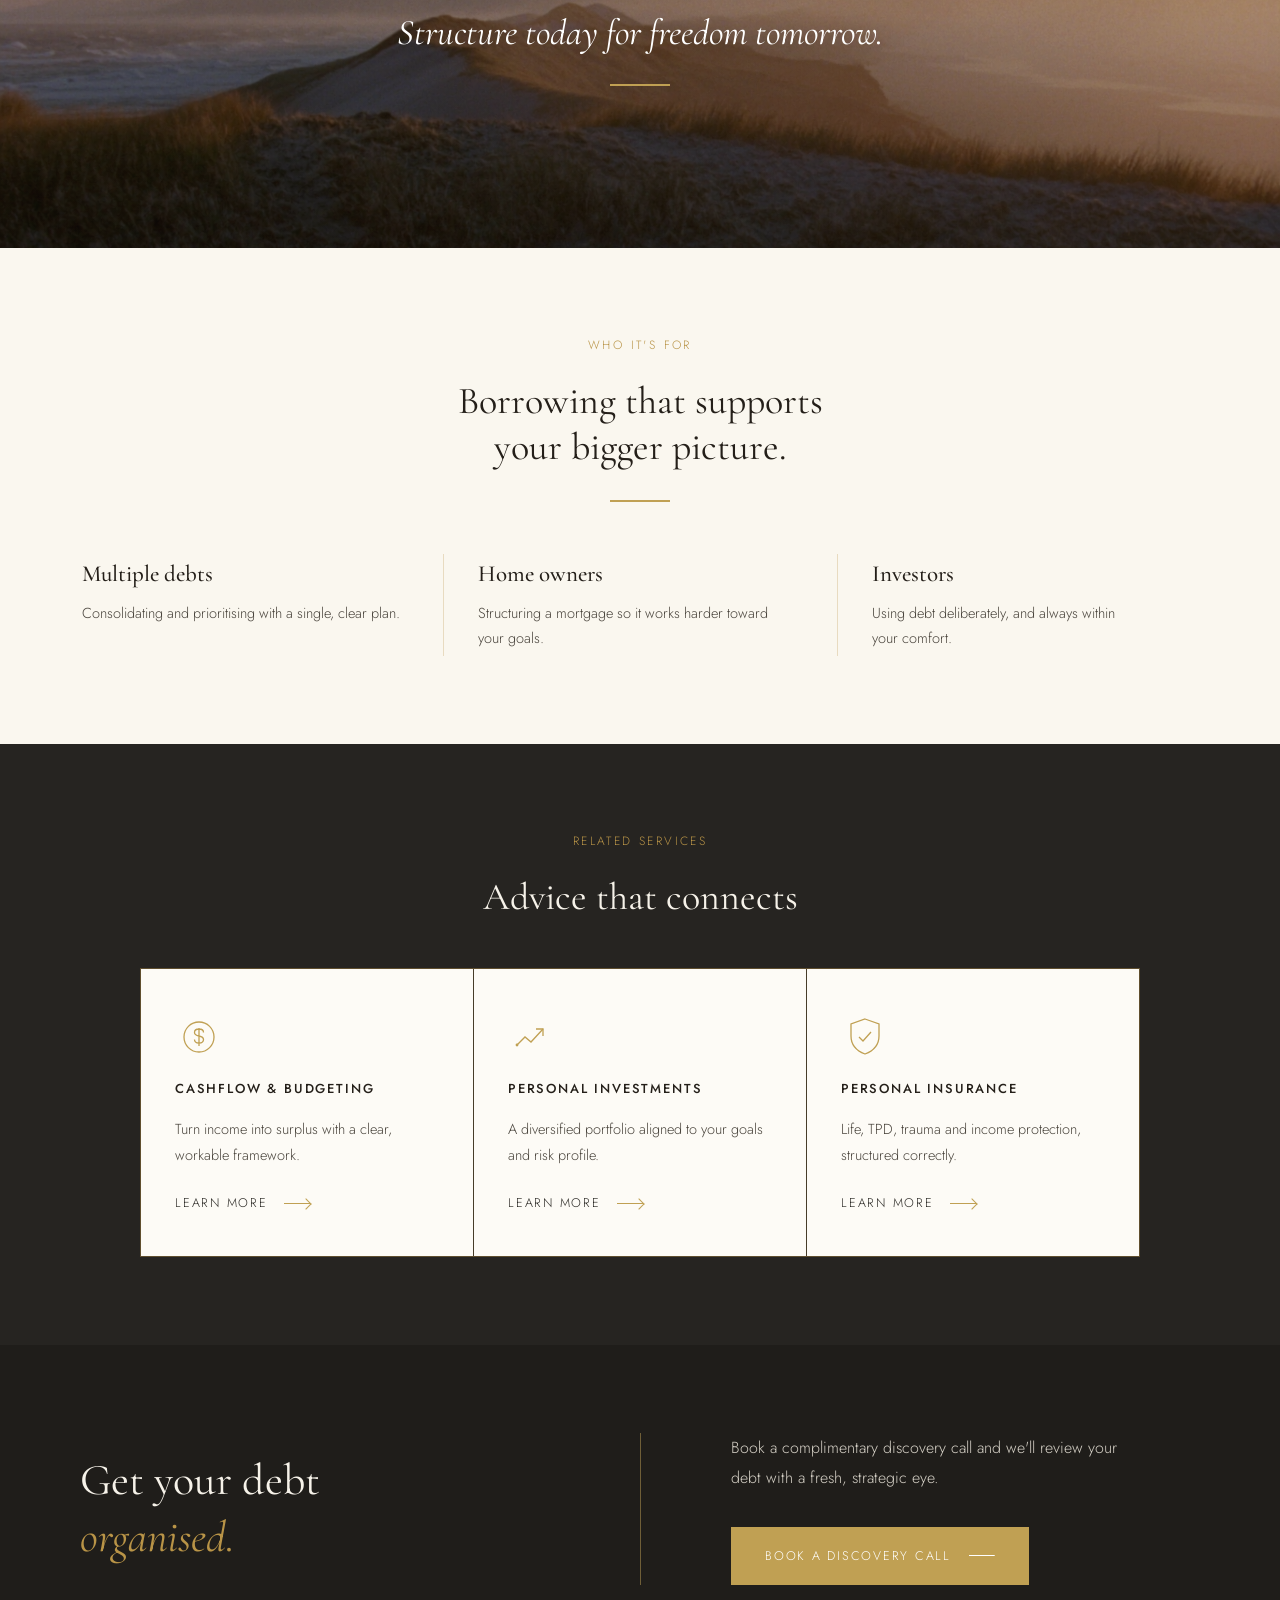
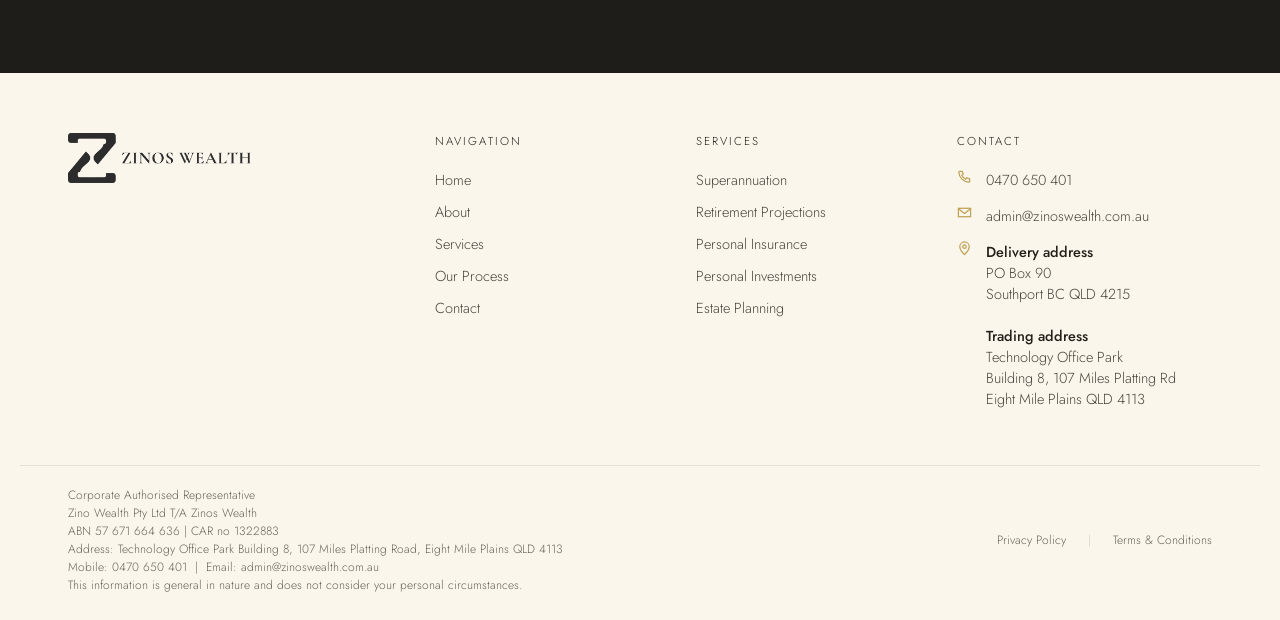
<file: debt-management.html>
<!DOCTYPE html>
<html lang="en-AU">
<head>
<meta charset="utf-8">
<meta name="viewport" content="width=device-width, initial-scale=1">
<title>Debt Management | Zinos Wealth</title>
<meta name="description" content="Debt management advice from Zinos Wealth — debt structure review, interest reduction and productive debt planning so your borrowings build wealth, not drain it.">
<link rel="preconnect" href="https://fonts.googleapis.com">
<link rel="preconnect" href="https://fonts.gstatic.com" crossorigin>
<link href="https://fonts.googleapis.com/css2?family=Cormorant+Garamond:ital,wght@0,300;0,400;0,500;0,600;1,400;1,500&family=Jost:wght@300;400;500;600&display=swap" rel="stylesheet">
<link rel="icon" href="favicon.ico" sizes="any">
<link rel="icon" type="image/png" href="assets/favicon.png">
<link rel="apple-touch-icon" href="assets/favicon.png">
<link rel="stylesheet" href="styles.css">
</head>
<body>

<header class="hdr">
  <a href="home.html" class="logo"><img src="assets/logo-zinos.png" alt="Zinos Wealth"></a>
  <nav class="nav">
    <a href="home.html">Home</a>
    <a href="about.html">About</a>
    <span class="has-sub">
      <a href="services.html" class="active">Services</a>
      <span class="submenu"><span class="submenu-inner">
        <a href="services.html" class="all">All Services</a>
        <a href="superannuation.html">Superannuation</a>
        <a href="retirement-projections.html">Retirement Projections</a>
        <a href="personal-insurance.html">Personal Insurance</a>
        <a href="cashflow-budgeting.html">Cashflow &amp; Budgeting</a>
        <a href="personal-investments.html">Personal Investments</a>
        <a href="debt-management.html">Debt Management</a>
        <a href="estate-planning.html">Estate Planning</a>
      </span></span>
    </span>
    <a href="contact.html">Contact</a>
  </nav>
  <a href="https://calendly.com/julian_zaffino/quick-consultation?back=1&month=2026-09" target="_blank" rel="noopener" class="hdr-cta">Book a Discovery Call</a>
</header>

<main>
  <section class="page-hero photo">
    <img class="hero-bg" src="assets/svc-debt.png" alt="Sandy path winding through coastal dunes at dawn">
    <div class="inner">
      <div class="eyebrow">Our Services · Debt Management</div>
      <h1>Make your debt<br>work <em class="gold">for you.</em></h1>
      <hr class="rule center">
      <p>Not all debt is equal. Used well, it can build wealth; left unstructured, it quietly erodes it. We help you organise your borrowings so they work for you, not against you.</p>
      <div style="margin-top:34px;display:flex;gap:26px;justify-content:center;align-items:center;flex-wrap:wrap">
        <a href="https://calendly.com/julian_zaffino/quick-consultation?back=1&month=2026-09" target="_blank" rel="noopener" class="btn btn-gold">Book a Discovery Call</a>
        <a href="services.html" class="link-arrow">All Services <span class="arrow"></span></a>
      </div>
    </div>
  </section>

  <section class="section paper">
    <div class="split">
      <div>
        <div class="eyebrow">What's involved</div>
        <h2>Structure debt to build,<br>not <em class="gold">drain.</em></h2>
        <hr class="rule">
        <p>We review how your debt is structured, identify opportunities to reduce interest, and distinguish productive debt from the kind worth clearing first.</p>
        <p>The result is a clear repayment approach that frees up cashflow and supports your broader financial goals rather than holding them back.</p>
        <a href="contact.html" class="btn btn-ghost" style="margin-top:14px">Talk to an adviser <span class="arrow"></span></a>
      </div>
      <div class="included-card">
        <div class="cap">What's included</div>
        <ul class="checklist">
          <li><span class="tick"><svg viewBox="0 0 16 16" fill="none" stroke="#C0A053" stroke-width="1.7"><path d="M3 8.4l3.2 3.2L13 4.6"/></svg></span><span><strong>Debt structure review</strong>Assessing how your borrowings are currently arranged.</span></li>
          <li><span class="tick"><svg viewBox="0 0 16 16" fill="none" stroke="#C0A053" stroke-width="1.7"><path d="M3 8.4l3.2 3.2L13 4.6"/></svg></span><span><strong>Interest reduction</strong>Identifying opportunities to lower the cost of your debt.</span></li>
          <li><span class="tick"><svg viewBox="0 0 16 16" fill="none" stroke="#C0A053" stroke-width="1.7"><path d="M3 8.4l3.2 3.2L13 4.6"/></svg></span><span><strong>Repayment prioritisation</strong>A clear order for paying debt down efficiently.</span></li>
          <li><span class="tick"><svg viewBox="0 0 16 16" fill="none" stroke="#C0A053" stroke-width="1.7"><path d="M3 8.4l3.2 3.2L13 4.6"/></svg></span><span><strong>Productive debt planning</strong>Using debt strategically to build long-term wealth.</span></li>
          <li><span class="tick"><svg viewBox="0 0 16 16" fill="none" stroke="#C0A053" stroke-width="1.7"><path d="M3 8.4l3.2 3.2L13 4.6"/></svg></span><span><strong>Cashflow integration</strong>Aligning repayments with the rest of your plan.</span></li>
        </ul>
      </div>
    </div>
  </section>

  <section class="img-band">
    <img src="assets/hero-debt.png" alt="Morning mist over coastal dunes and grasses">
    <div class="veil"></div>
    <div class="band-inner">
      <div class="k">Zinos Wealth</div>
      <p>Structure today for freedom tomorrow.</p>
      <div class="band-rule"></div>
    </div>
  </section>

  <section class="section">
    <div class="inner" style="text-align:center">
      <div class="eyebrow">Who it's for</div>
      <h2 style="font-size:38px">Borrowing that supports<br>your bigger picture.</h2>
      <hr class="rule center">
    </div>
    <div class="who-grid">
      <div class="who"><h3>Multiple debts</h3><p>Consolidating and prioritising with a single, clear plan.</p></div>
      <div class="who"><h3>Home owners</h3><p>Structuring a mortgage so it works harder toward your goals.</p></div>
      <div class="who"><h3>Investors</h3><p>Using debt deliberately, and always within your comfort.</p></div>
    </div>
  </section>

  <section class="section dark">
    <div class="inner" style="text-align:center;margin-bottom:8px">
      <div class="eyebrow">Related services</div>
      <h2 style="color:#F6F2E9;font-size:38px">Advice that connects</h2>
    </div>
    <div class="svc-grid" style="max-width:1000px;margin:48px auto 0">
      <a class="svc-card" href="cashflow-budgeting.html">
        <svg class="ico" viewBox="0 0 48 48" fill="none" stroke="#C0A053" stroke-width="1.3"><circle cx="24" cy="24" r="15"/><path d="M24 15v18M28.5 19.5c0-2.2-2-3.5-4.5-3.5s-4.5 1.3-4.5 3.5 2 3 4.5 3.5 4.5 1.3 4.5 3.5-2 3.5-4.5 3.5-4.5-1.3-4.5-3.5"/></svg>
        <h3>Cashflow &amp; Budgeting</h3><p>Turn income into surplus with a clear, workable framework.</p>
        <span class="more link-arrow">Learn more <span class="arrow"></span></span>
      </a>
      <a class="svc-card" href="personal-investments.html">
        <svg class="ico" viewBox="0 0 48 48" fill="none" stroke="#C0A053" stroke-width="1.3"><path d="M9 32l8-8 6 5 12-13"/><path d="M28 16h7v7"/><circle cx="9" cy="32" r="1.4" fill="#C0A053" stroke="none"/></svg>
        <h3>Personal Investments</h3><p>A diversified portfolio aligned to your goals and risk profile.</p>
        <span class="more link-arrow">Learn more <span class="arrow"></span></span>
      </a>
      <a class="svc-card" href="personal-insurance.html">
        <svg class="ico" viewBox="0 0 48 48" fill="none" stroke="#C0A053" stroke-width="1.3"><path d="M24 6l14 5v12c0 9-6 15-14 18-8-3-14-9-14-18V11l14-5z"/><path d="M18 24l4 4 8-9"/></svg>
        <h3>Personal Insurance</h3><p>Life, TPD, trauma and income protection, structured correctly.</p>
        <span class="more link-arrow">Learn more <span class="arrow"></span></span>
      </a>
    </div>
  </section>

  <section class="section cta-band" style="background:#1F1D1A">
    <div class="inner">
      <div class="cta-left">
        <h2>Get your debt<br><em class="gold">organised.</em></h2>
      </div>
      <div class="cta-right">
        <p>Book a complimentary discovery call and we'll review your debt with a fresh, strategic eye.</p>
        <a href="https://calendly.com/julian_zaffino/quick-consultation?back=1&month=2026-09" target="_blank" rel="noopener" class="btn btn-gold">Book a Discovery Call <span class="arrow" style="background:#fff"></span></a>
      </div>
    </div>
  </section>
</main>

<footer>
  <div class="foot-grid">
    <div style="display:flex;align-items:flex-start"><img src="assets/logo-zinos.png" alt="Zinos Wealth"></div>
    <div class="foot-col">
      <div class="h">Navigation</div>
      <div class="links">
        <a href="home.html">Home</a>
        <a href="about.html">About</a>
        <a href="services.html">Services</a>
        <a href="services.html#process">Our Process</a>
        <a href="contact.html">Contact</a>
      </div>
    </div>
    <div class="foot-col">
      <div class="h">Services</div>
      <div class="links">
        <a href="superannuation.html">Superannuation</a>
        <a href="retirement-projections.html">Retirement Projections</a>
        <a href="personal-insurance.html">Personal Insurance</a>
        <a href="personal-investments.html">Personal Investments</a>
        <a href="estate-planning.html">Estate Planning</a>
      </div>
    </div>
    <div class="foot-col">
      <div class="h">Contact</div>
      <div class="foot-contact">
        <div class="row"><svg width="15" height="15" viewBox="0 0 16 16" fill="none" stroke="#C0A053" stroke-width="1.3"><path d="M3 2.5h2.5l1.2 3-1.6 1.2a8 8 0 004.2 4.2l1.2-1.6 3 1.2V13c0 .6-.5 1-1 1A11 11 0 012 3.5c0-.6.4-1 1-1z"/></svg><span>0470 650 401</span></div>
        <div class="row"><svg width="15" height="15" viewBox="0 0 16 16" fill="none" stroke="#C0A053" stroke-width="1.3"><rect x="1.5" y="3.5" width="13" height="9"/><path d="M1.5 4l6.5 5 6.5-5"/></svg><span>admin@zinoswealth.com.au</span></div>
        <div class="row"><svg width="15" height="15" viewBox="0 0 16 16" fill="none" stroke="#C0A053" stroke-width="1.3"><path d="M8 14.5s5-5 5-8.5a5 5 0 00-10 0c0 3.5 5 8.5 5 8.5z"/><circle cx="8" cy="6" r="1.8"/></svg><span><strong style="font-weight:500;color:#241F19">Delivery address</strong><br>PO Box 90<br>Southport BC QLD 4215<br><br><strong style="font-weight:500;color:#241F19">Trading address</strong><br>Technology Office Park<br>Building 8, 107 Miles Platting Rd<br>Eight Mile Plains QLD 4113</span></div>
      </div>
    </div>
  </div>
  <div class="foot-bot">
    <div>Corporate Authorised Representative<br>Zino Wealth Pty Ltd T/A Zinos Wealth<br>ABN 57 671 664 636 | CAR no 1322883<br>Address: Technology Office Park Building 8, 107 Miles Platting Road, Eight Mile Plains QLD 4113<br>Mobile: 0470 650 401 &nbsp;|&nbsp; Email: admin@zinoswealth.com.au<br>This information is general in nature and does not consider your personal circumstances.</div>
    <div style="display:flex;align-items:center;gap:22px;white-space:nowrap">
      <a href="#">Privacy Policy</a><span class="sep">|</span><a href="#">Terms &amp; Conditions</a>
    </div>
  </div>
</footer>

</body>
</html>
</file>
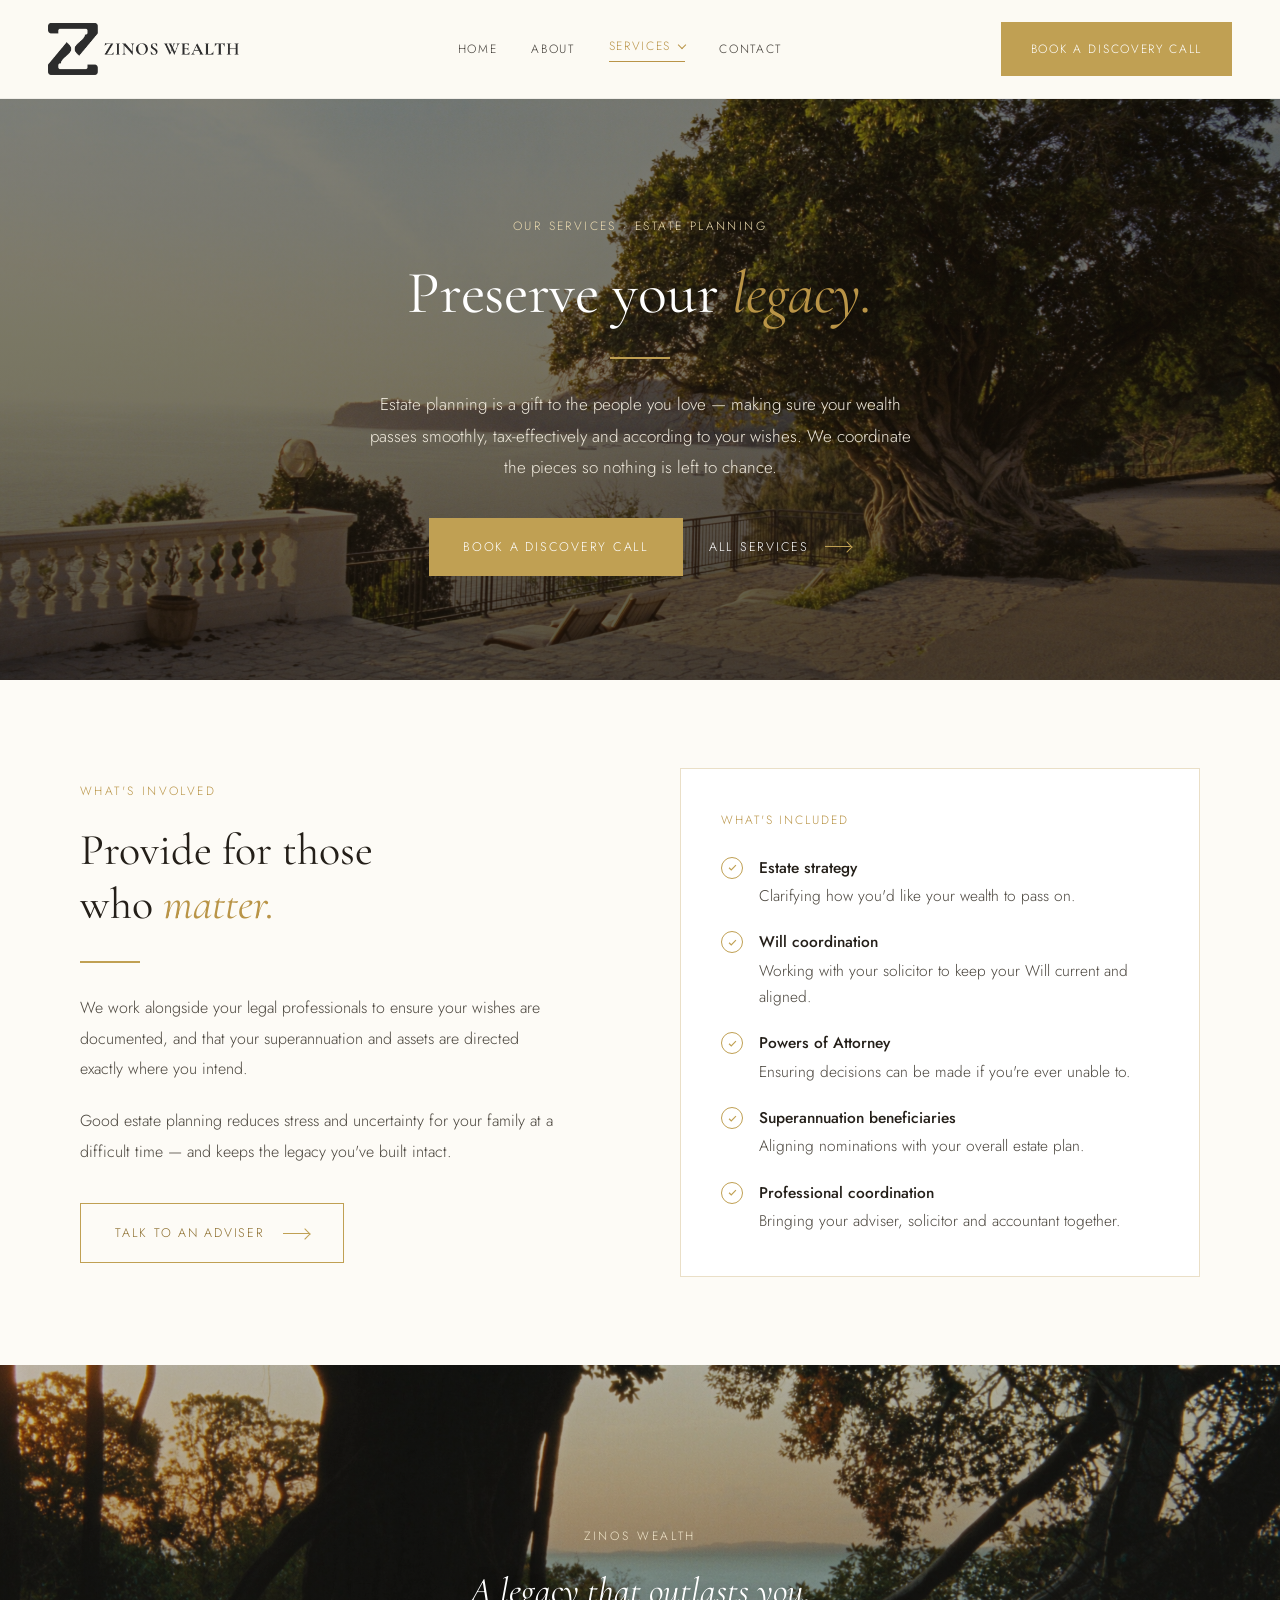
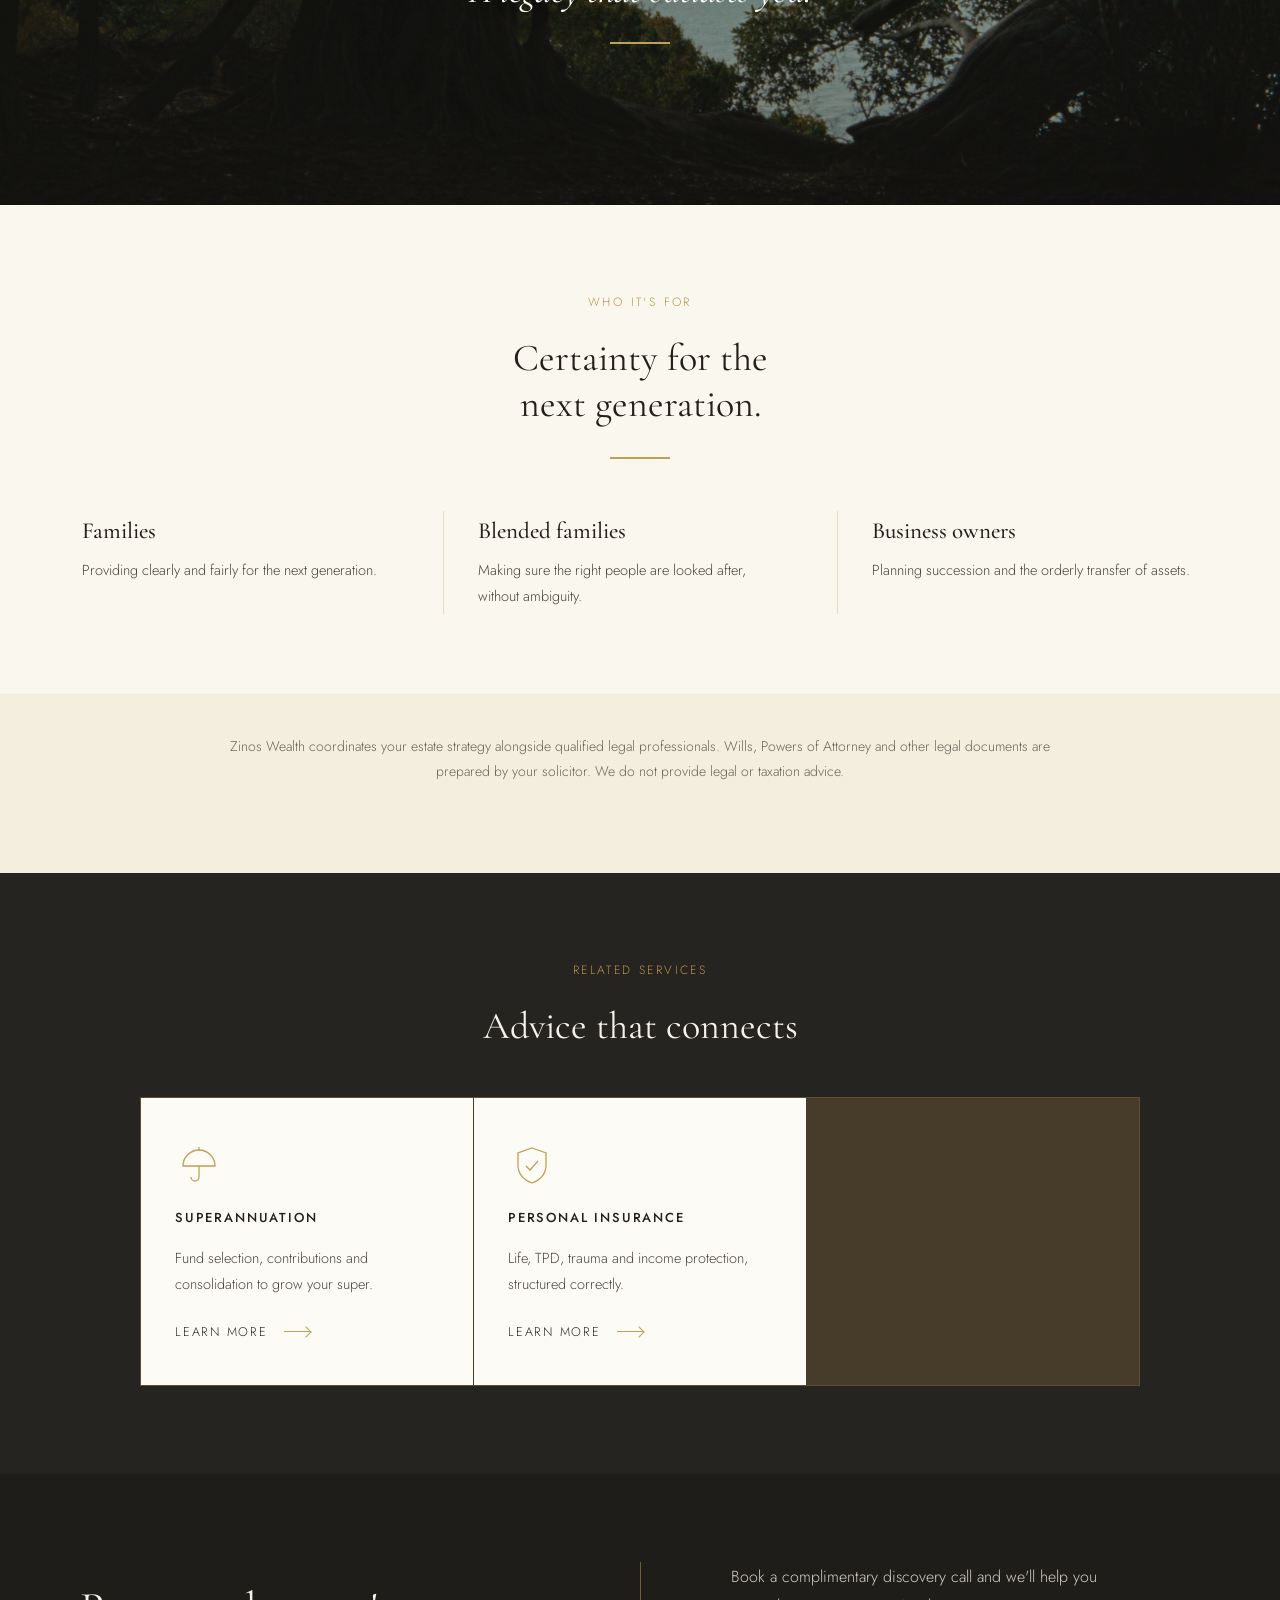
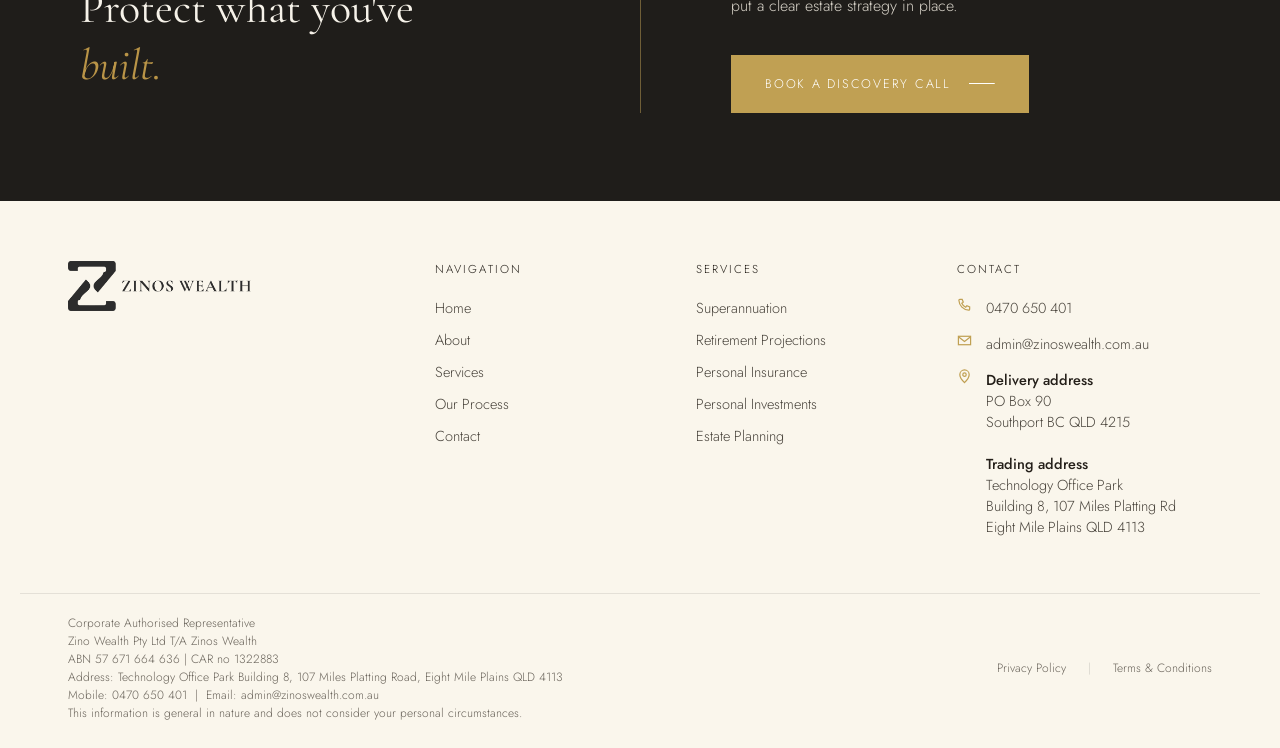
<file: estate-planning.html>
<!DOCTYPE html>
<html lang="en-AU">
<head>
<meta charset="utf-8">
<meta name="viewport" content="width=device-width, initial-scale=1">
<title>Estate Planning | Zinos Wealth</title>
<meta name="description" content="Estate planning advice from Zinos Wealth — Will and Power of Attorney coordination and superannuation beneficiary planning, working alongside your legal professionals.">
<link rel="preconnect" href="https://fonts.googleapis.com">
<link rel="preconnect" href="https://fonts.gstatic.com" crossorigin>
<link href="https://fonts.googleapis.com/css2?family=Cormorant+Garamond:ital,wght@0,300;0,400;0,500;0,600;1,400;1,500&family=Jost:wght@300;400;500;600&display=swap" rel="stylesheet">
<link rel="icon" href="favicon.ico" sizes="any">
<link rel="icon" type="image/png" href="assets/favicon.png">
<link rel="apple-touch-icon" href="assets/favicon.png">
<link rel="stylesheet" href="styles.css">
</head>
<body>

<header class="hdr">
  <a href="home.html" class="logo"><img src="assets/logo-zinos.png" alt="Zinos Wealth"></a>
  <nav class="nav">
    <a href="home.html">Home</a>
    <a href="about.html">About</a>
    <span class="has-sub">
      <a href="services.html" class="active">Services</a>
      <span class="submenu"><span class="submenu-inner">
        <a href="services.html" class="all">All Services</a>
        <a href="superannuation.html">Superannuation</a>
        <a href="retirement-projections.html">Retirement Projections</a>
        <a href="personal-insurance.html">Personal Insurance</a>
        <a href="cashflow-budgeting.html">Cashflow &amp; Budgeting</a>
        <a href="personal-investments.html">Personal Investments</a>
        <a href="debt-management.html">Debt Management</a>
        <a href="estate-planning.html">Estate Planning</a>
      </span></span>
    </span>
    <a href="contact.html">Contact</a>
  </nav>
  <a href="https://calendly.com/julian_zaffino/quick-consultation?back=1&month=2026-09" target="_blank" rel="noopener" class="hdr-cta">Book a Discovery Call</a>
</header>

<main>
  <section class="page-hero photo">
    <img class="hero-bg" src="assets/svc-estate.png" alt="Established fig tree overlooking a calm coastline">
    <div class="inner">
      <div class="eyebrow">Our Services · Estate Planning</div>
      <h1>Preserve your <em class="gold">legacy.</em></h1>
      <hr class="rule center">
      <p>Estate planning is a gift to the people you love — making sure your wealth passes smoothly, tax-effectively and according to your wishes. We coordinate the pieces so nothing is left to chance.</p>
      <div style="margin-top:34px;display:flex;gap:26px;justify-content:center;align-items:center;flex-wrap:wrap">
        <a href="https://calendly.com/julian_zaffino/quick-consultation?back=1&month=2026-09" target="_blank" rel="noopener" class="btn btn-gold">Book a Discovery Call</a>
        <a href="services.html" class="link-arrow">All Services <span class="arrow"></span></a>
      </div>
    </div>
  </section>

  <section class="section paper">
    <div class="split">
      <div>
        <div class="eyebrow">What's involved</div>
        <h2>Provide for those<br>who <em class="gold">matter.</em></h2>
        <hr class="rule">
        <p>We work alongside your legal professionals to ensure your wishes are documented, and that your superannuation and assets are directed exactly where you intend.</p>
        <p>Good estate planning reduces stress and uncertainty for your family at a difficult time — and keeps the legacy you've built intact.</p>
        <a href="contact.html" class="btn btn-ghost" style="margin-top:14px">Talk to an adviser <span class="arrow"></span></a>
      </div>
      <div class="included-card">
        <div class="cap">What's included</div>
        <ul class="checklist">
          <li><span class="tick"><svg viewBox="0 0 16 16" fill="none" stroke="#C0A053" stroke-width="1.7"><path d="M3 8.4l3.2 3.2L13 4.6"/></svg></span><span><strong>Estate strategy</strong>Clarifying how you'd like your wealth to pass on.</span></li>
          <li><span class="tick"><svg viewBox="0 0 16 16" fill="none" stroke="#C0A053" stroke-width="1.7"><path d="M3 8.4l3.2 3.2L13 4.6"/></svg></span><span><strong>Will coordination</strong>Working with your solicitor to keep your Will current and aligned.</span></li>
          <li><span class="tick"><svg viewBox="0 0 16 16" fill="none" stroke="#C0A053" stroke-width="1.7"><path d="M3 8.4l3.2 3.2L13 4.6"/></svg></span><span><strong>Powers of Attorney</strong>Ensuring decisions can be made if you're ever unable to.</span></li>
          <li><span class="tick"><svg viewBox="0 0 16 16" fill="none" stroke="#C0A053" stroke-width="1.7"><path d="M3 8.4l3.2 3.2L13 4.6"/></svg></span><span><strong>Superannuation beneficiaries</strong>Aligning nominations with your overall estate plan.</span></li>
          <li><span class="tick"><svg viewBox="0 0 16 16" fill="none" stroke="#C0A053" stroke-width="1.7"><path d="M3 8.4l3.2 3.2L13 4.6"/></svg></span><span><strong>Professional coordination</strong>Bringing your adviser, solicitor and accountant together.</span></li>
        </ul>
      </div>
    </div>
  </section>

  <section class="img-band">
    <img src="assets/hero-estate.png" alt="Ancient coastal trees against a soft dawn sky">
    <div class="veil"></div>
    <div class="band-inner">
      <div class="k">Zinos Wealth</div>
      <p>A legacy that outlasts you.</p>
      <div class="band-rule"></div>
    </div>
  </section>

  <section class="section">
    <div class="inner" style="text-align:center">
      <div class="eyebrow">Who it's for</div>
      <h2 style="font-size:38px">Certainty for the<br>next generation.</h2>
      <hr class="rule center">
    </div>
    <div class="who-grid">
      <div class="who"><h3>Families</h3><p>Providing clearly and fairly for the next generation.</p></div>
      <div class="who"><h3>Blended families</h3><p>Making sure the right people are looked after, without ambiguity.</p></div>
      <div class="who"><h3>Business owners</h3><p>Planning succession and the orderly transfer of assets.</p></div>
    </div>
  </section>

  <section class="section" style="background:#F4EEDF;padding-top:0;margin-top:-8px">
    <div class="inner" style="max-width:820px;text-align:center;padding-top:40px">
      <p style="font-size:14px;color:#6A645B;line-height:1.8;margin:0">Zinos Wealth coordinates your estate strategy alongside qualified legal professionals. Wills, Powers of Attorney and other legal documents are prepared by your solicitor. We do not provide legal or taxation advice.</p>
    </div>
  </section>

  <section class="section dark">
    <div class="inner" style="text-align:center;margin-bottom:8px">
      <div class="eyebrow">Related services</div>
      <h2 style="color:#F6F2E9;font-size:38px">Advice that connects</h2>
    </div>
    <div class="svc-grid" style="max-width:1000px;margin:48px auto 0">
      <a class="svc-card" href="superannuation.html">
        <svg class="ico" viewBox="0 0 48 48" fill="none" stroke="#C0A053" stroke-width="1.3"><path d="M8 24c0-8.8 7.2-16 16-16s16 7.2 16 16H8z"/><path d="M24 24v11c0 2.2-1.8 4-4 4s-4-1.8-4-4"/><path d="M24 5v3"/></svg>
        <h3>Superannuation</h3><p>Fund selection, contributions and consolidation to grow your super.</p>
        <span class="more link-arrow">Learn more <span class="arrow"></span></span>
      </a>
      <a class="svc-card" href="personal-insurance.html">
        <svg class="ico" viewBox="0 0 48 48" fill="none" stroke="#C0A053" stroke-width="1.3"><path d="M24 6l14 5v12c0 9-6 15-14 18-8-3-14-9-14-18V11l14-5z"/><path d="M18 24l4 4 8-9"/></svg>
        <h3>Personal Insurance</h3><p>Life, TPD, trauma and income protection, structured correctly.</p>
        <span class="more link-arrow">Learn more <span class="arrow"></span></span>
      </a>
    </div>
  </section>

  <section class="section cta-band" style="background:#1F1D1A">
    <div class="inner">
      <div class="cta-left">
        <h2>Protect what you've<br><em class="gold">built.</em></h2>
      </div>
      <div class="cta-right">
        <p>Book a complimentary discovery call and we'll help you put a clear estate strategy in place.</p>
        <a href="https://calendly.com/julian_zaffino/quick-consultation?back=1&month=2026-09" target="_blank" rel="noopener" class="btn btn-gold">Book a Discovery Call <span class="arrow" style="background:#fff"></span></a>
      </div>
    </div>
  </section>
</main>

<footer>
  <div class="foot-grid">
    <div style="display:flex;align-items:flex-start"><img src="assets/logo-zinos.png" alt="Zinos Wealth"></div>
    <div class="foot-col">
      <div class="h">Navigation</div>
      <div class="links">
        <a href="home.html">Home</a>
        <a href="about.html">About</a>
        <a href="services.html">Services</a>
        <a href="services.html#process">Our Process</a>
        <a href="contact.html">Contact</a>
      </div>
    </div>
    <div class="foot-col">
      <div class="h">Services</div>
      <div class="links">
        <a href="superannuation.html">Superannuation</a>
        <a href="retirement-projections.html">Retirement Projections</a>
        <a href="personal-insurance.html">Personal Insurance</a>
        <a href="personal-investments.html">Personal Investments</a>
        <a href="estate-planning.html">Estate Planning</a>
      </div>
    </div>
    <div class="foot-col">
      <div class="h">Contact</div>
      <div class="foot-contact">
        <div class="row"><svg width="15" height="15" viewBox="0 0 16 16" fill="none" stroke="#C0A053" stroke-width="1.3"><path d="M3 2.5h2.5l1.2 3-1.6 1.2a8 8 0 004.2 4.2l1.2-1.6 3 1.2V13c0 .6-.5 1-1 1A11 11 0 012 3.5c0-.6.4-1 1-1z"/></svg><span>0470 650 401</span></div>
        <div class="row"><svg width="15" height="15" viewBox="0 0 16 16" fill="none" stroke="#C0A053" stroke-width="1.3"><rect x="1.5" y="3.5" width="13" height="9"/><path d="M1.5 4l6.5 5 6.5-5"/></svg><span>admin@zinoswealth.com.au</span></div>
        <div class="row"><svg width="15" height="15" viewBox="0 0 16 16" fill="none" stroke="#C0A053" stroke-width="1.3"><path d="M8 14.5s5-5 5-8.5a5 5 0 00-10 0c0 3.5 5 8.5 5 8.5z"/><circle cx="8" cy="6" r="1.8"/></svg><span><strong style="font-weight:500;color:#241F19">Delivery address</strong><br>PO Box 90<br>Southport BC QLD 4215<br><br><strong style="font-weight:500;color:#241F19">Trading address</strong><br>Technology Office Park<br>Building 8, 107 Miles Platting Rd<br>Eight Mile Plains QLD 4113</span></div>
      </div>
    </div>
  </div>
  <div class="foot-bot">
    <div>Corporate Authorised Representative<br>Zino Wealth Pty Ltd T/A Zinos Wealth<br>ABN 57 671 664 636 | CAR no 1322883<br>Address: Technology Office Park Building 8, 107 Miles Platting Road, Eight Mile Plains QLD 4113<br>Mobile: 0470 650 401 &nbsp;|&nbsp; Email: admin@zinoswealth.com.au<br>This information is general in nature and does not consider your personal circumstances.</div>
    <div style="display:flex;align-items:center;gap:22px;white-space:nowrap">
      <a href="#">Privacy Policy</a><span class="sep">|</span><a href="#">Terms &amp; Conditions</a>
    </div>
  </div>
</footer>

</body>
</html>
</file>
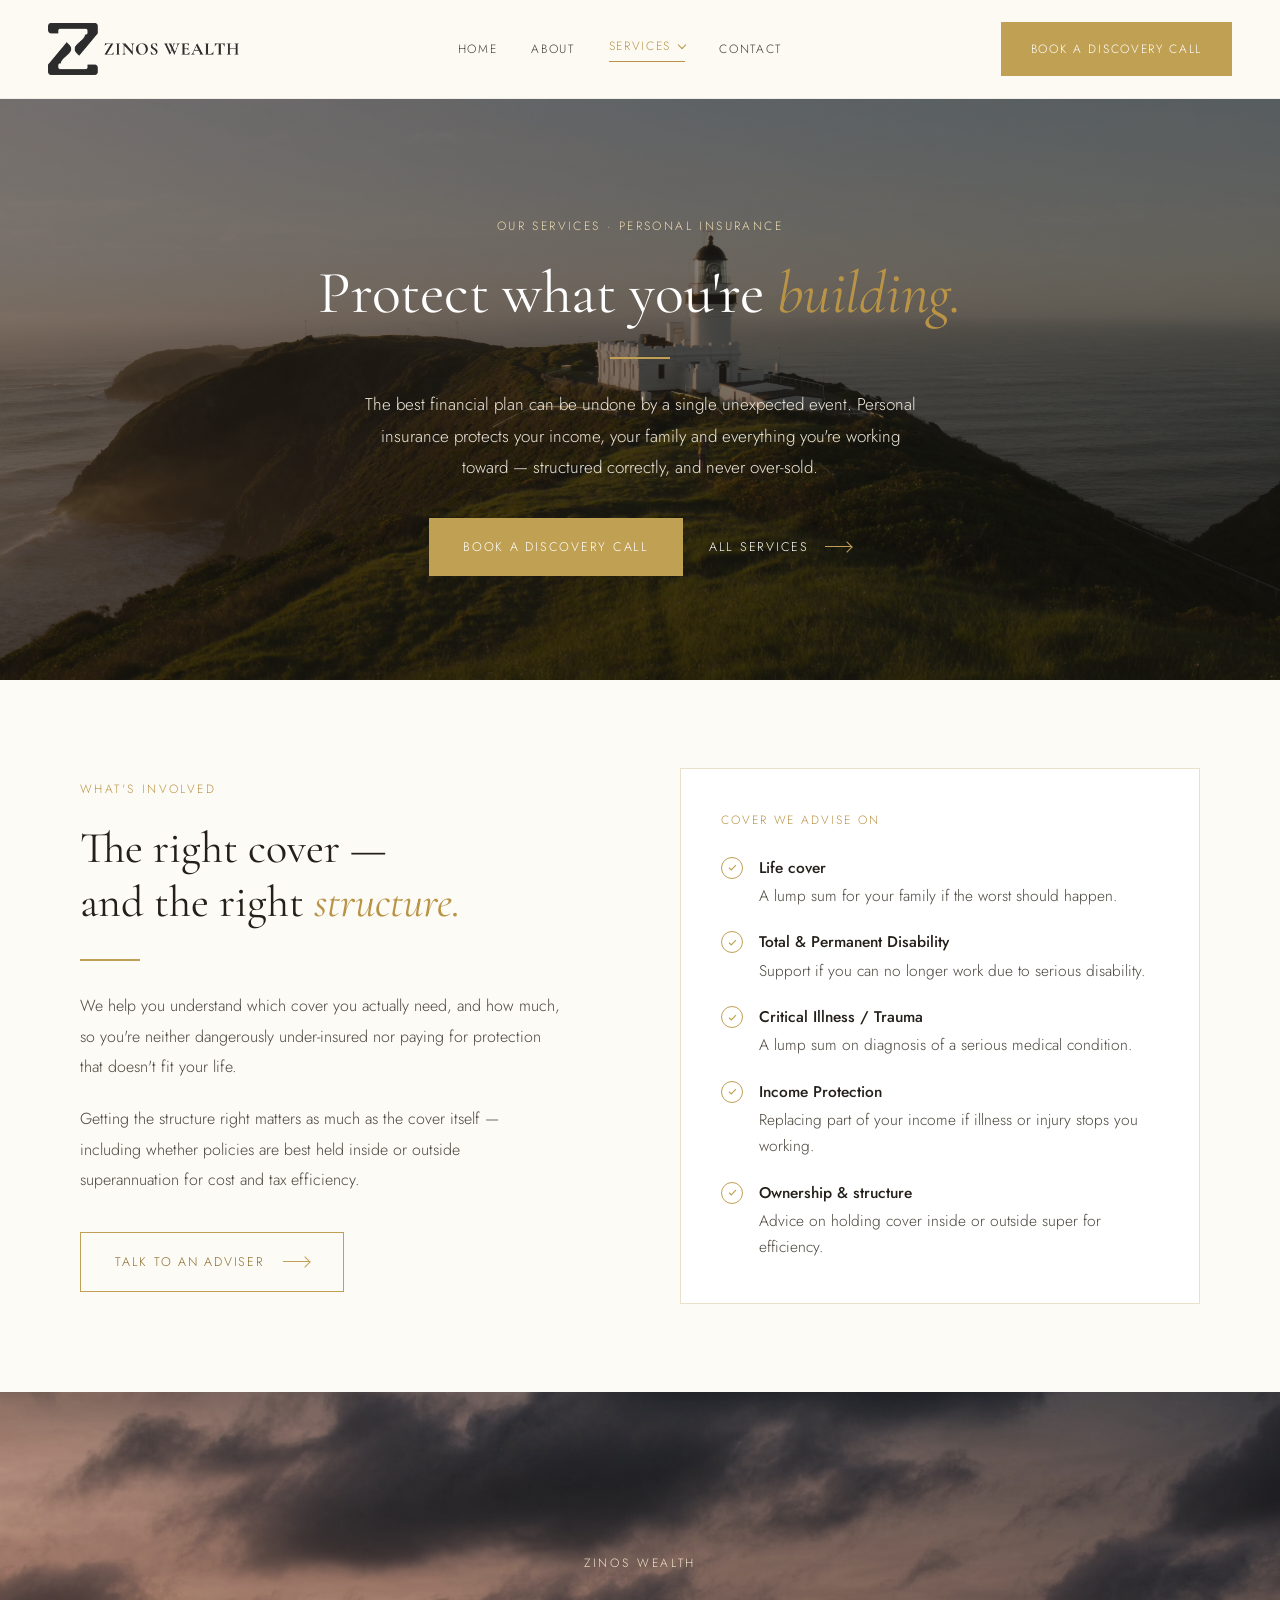
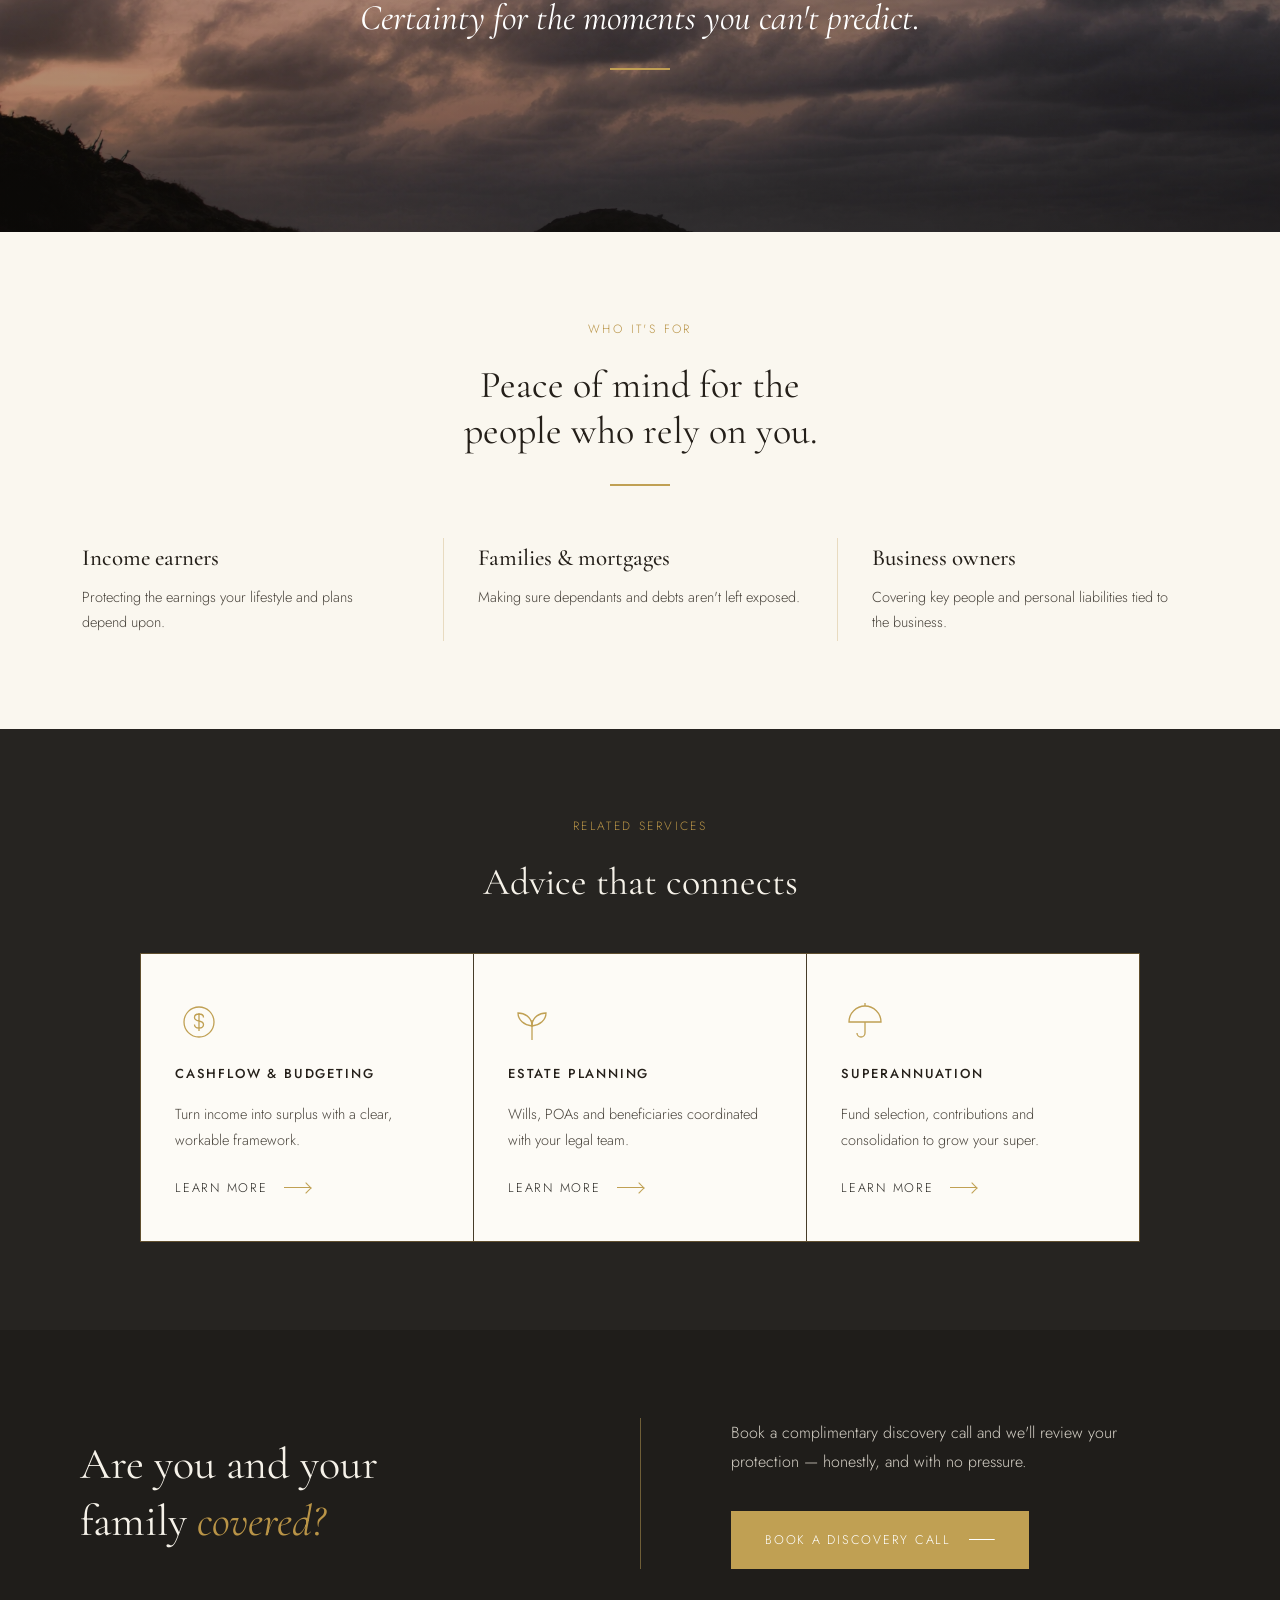
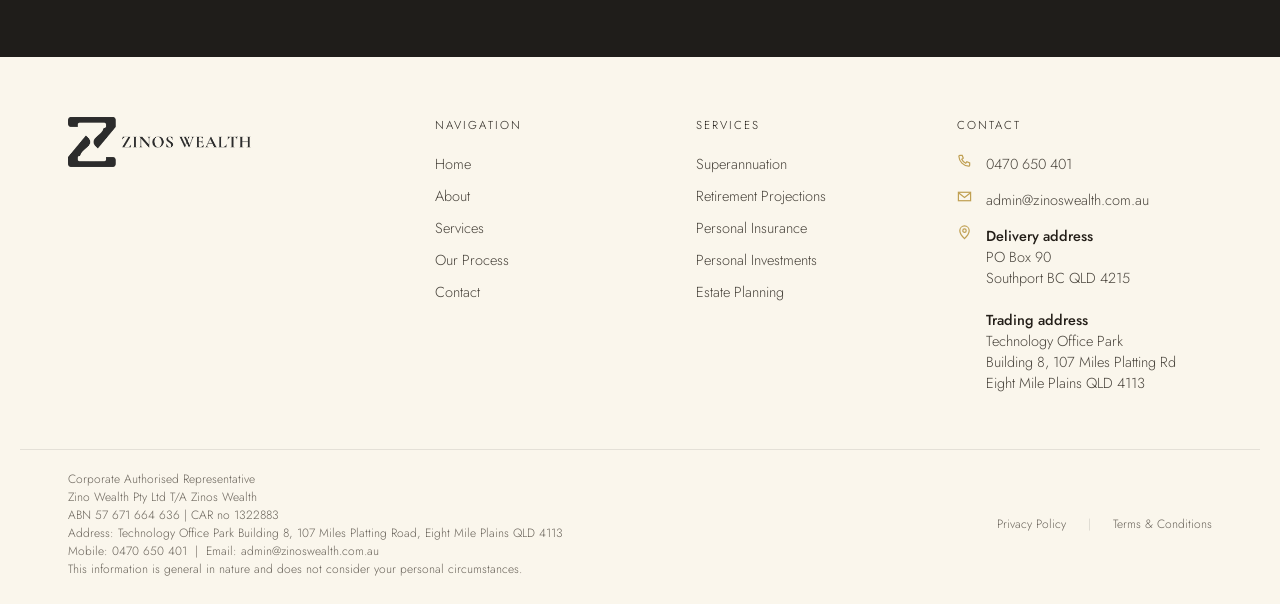
<file: personal-insurance.html>
<!DOCTYPE html>
<html lang="en-AU">
<head>
<meta charset="utf-8">
<meta name="viewport" content="width=device-width, initial-scale=1">
<title>Personal Insurance | Zinos Wealth</title>
<meta name="description" content="Personal insurance advice from Zinos Wealth — life, TPD, trauma and income protection, structured correctly to protect your income, family and lifestyle.">
<link rel="preconnect" href="https://fonts.googleapis.com">
<link rel="preconnect" href="https://fonts.gstatic.com" crossorigin>
<link href="https://fonts.googleapis.com/css2?family=Cormorant+Garamond:ital,wght@0,300;0,400;0,500;0,600;1,400;1,500&family=Jost:wght@300;400;500;600&display=swap" rel="stylesheet">
<link rel="icon" href="favicon.ico" sizes="any">
<link rel="icon" type="image/png" href="assets/favicon.png">
<link rel="apple-touch-icon" href="assets/favicon.png">
<link rel="stylesheet" href="styles.css">
</head>
<body>

<header class="hdr">
  <a href="home.html" class="logo"><img src="assets/logo-zinos.png" alt="Zinos Wealth"></a>
  <nav class="nav">
    <a href="home.html">Home</a>
    <a href="about.html">About</a>
    <span class="has-sub">
      <a href="services.html" class="active">Services</a>
      <span class="submenu"><span class="submenu-inner">
        <a href="services.html" class="all">All Services</a>
        <a href="superannuation.html">Superannuation</a>
        <a href="retirement-projections.html">Retirement Projections</a>
        <a href="personal-insurance.html">Personal Insurance</a>
        <a href="cashflow-budgeting.html">Cashflow &amp; Budgeting</a>
        <a href="personal-investments.html">Personal Investments</a>
        <a href="debt-management.html">Debt Management</a>
        <a href="estate-planning.html">Estate Planning</a>
      </span></span>
    </span>
    <a href="contact.html">Contact</a>
  </nav>
  <a href="https://calendly.com/julian_zaffino/quick-consultation?back=1&month=2026-09" target="_blank" rel="noopener" class="hdr-cta">Book a Discovery Call</a>
</header>

<main>
  <section class="page-hero photo">
    <img class="hero-bg" src="assets/svc-insurance.png" alt="Lighthouse on a coastal headland in morning light">
    <div class="inner">
      <div class="eyebrow">Our Services · Personal Insurance</div>
      <h1>Protect what you're <em class="gold">building.</em></h1>
      <hr class="rule center">
      <p>The best financial plan can be undone by a single unexpected event. Personal insurance protects your income, your family and everything you're working toward — structured correctly, and never over-sold.</p>
      <div style="margin-top:34px;display:flex;gap:26px;justify-content:center;align-items:center;flex-wrap:wrap">
        <a href="https://calendly.com/julian_zaffino/quick-consultation?back=1&month=2026-09" target="_blank" rel="noopener" class="btn btn-gold">Book a Discovery Call</a>
        <a href="services.html" class="link-arrow">All Services <span class="arrow"></span></a>
      </div>
    </div>
  </section>

  <section class="section paper">
    <div class="split">
      <div>
        <div class="eyebrow">What's involved</div>
        <h2>The right cover —<br>and the right <em class="gold">structure.</em></h2>
        <hr class="rule">
        <p>We help you understand which cover you actually need, and how much, so you're neither dangerously under-insured nor paying for protection that doesn't fit your life.</p>
        <p>Getting the structure right matters as much as the cover itself — including whether policies are best held inside or outside superannuation for cost and tax efficiency.</p>
        <a href="contact.html" class="btn btn-ghost" style="margin-top:14px">Talk to an adviser <span class="arrow"></span></a>
      </div>
      <div class="included-card">
        <div class="cap">Cover we advise on</div>
        <ul class="checklist">
          <li><span class="tick"><svg viewBox="0 0 16 16" fill="none" stroke="#C0A053" stroke-width="1.7"><path d="M3 8.4l3.2 3.2L13 4.6"/></svg></span><span><strong>Life cover</strong>A lump sum for your family if the worst should happen.</span></li>
          <li><span class="tick"><svg viewBox="0 0 16 16" fill="none" stroke="#C0A053" stroke-width="1.7"><path d="M3 8.4l3.2 3.2L13 4.6"/></svg></span><span><strong>Total &amp; Permanent Disability</strong>Support if you can no longer work due to serious disability.</span></li>
          <li><span class="tick"><svg viewBox="0 0 16 16" fill="none" stroke="#C0A053" stroke-width="1.7"><path d="M3 8.4l3.2 3.2L13 4.6"/></svg></span><span><strong>Critical Illness / Trauma</strong>A lump sum on diagnosis of a serious medical condition.</span></li>
          <li><span class="tick"><svg viewBox="0 0 16 16" fill="none" stroke="#C0A053" stroke-width="1.7"><path d="M3 8.4l3.2 3.2L13 4.6"/></svg></span><span><strong>Income Protection</strong>Replacing part of your income if illness or injury stops you working.</span></li>
          <li><span class="tick"><svg viewBox="0 0 16 16" fill="none" stroke="#C0A053" stroke-width="1.7"><path d="M3 8.4l3.2 3.2L13 4.6"/></svg></span><span><strong>Ownership &amp; structure</strong>Advice on holding cover inside or outside super for efficiency.</span></li>
        </ul>
      </div>
    </div>
  </section>

  <section class="img-band">
    <img src="assets/hero-insurance.png" alt="Coastal headland with soft clouds at dawn">
    <div class="veil"></div>
    <div class="band-inner">
      <div class="k">Zinos Wealth</div>
      <p>Certainty for the moments you can't predict.</p>
      <div class="band-rule"></div>
    </div>
  </section>

  <section class="section">
    <div class="inner" style="text-align:center">
      <div class="eyebrow">Who it's for</div>
      <h2 style="font-size:38px">Peace of mind for the<br>people who rely on you.</h2>
      <hr class="rule center">
    </div>
    <div class="who-grid">
      <div class="who"><h3>Income earners</h3><p>Protecting the earnings your lifestyle and plans depend upon.</p></div>
      <div class="who"><h3>Families &amp; mortgages</h3><p>Making sure dependants and debts aren't left exposed.</p></div>
      <div class="who"><h3>Business owners</h3><p>Covering key people and personal liabilities tied to the business.</p></div>
    </div>
  </section>

  <section class="section dark">
    <div class="inner" style="text-align:center;margin-bottom:8px">
      <div class="eyebrow">Related services</div>
      <h2 style="color:#F6F2E9;font-size:38px">Advice that connects</h2>
    </div>
    <div class="svc-grid" style="max-width:1000px;margin:48px auto 0">
      <a class="svc-card" href="cashflow-budgeting.html">
        <svg class="ico" viewBox="0 0 48 48" fill="none" stroke="#C0A053" stroke-width="1.3"><circle cx="24" cy="24" r="15"/><path d="M24 15v18M28.5 19.5c0-2.2-2-3.5-4.5-3.5s-4.5 1.3-4.5 3.5 2 3 4.5 3.5 4.5 1.3 4.5 3.5-2 3.5-4.5 3.5-4.5-1.3-4.5-3.5"/></svg>
        <h3>Cashflow &amp; Budgeting</h3><p>Turn income into surplus with a clear, workable framework.</p>
        <span class="more link-arrow">Learn more <span class="arrow"></span></span>
      </a>
      <a class="svc-card" href="estate-planning.html">
        <svg class="ico" viewBox="0 0 48 48" fill="none" stroke="#C0A053" stroke-width="1.3"><path d="M24 42V22"/><path d="M24 26c-1.4-7-7-11-14-11 0 7 6 12 14 13z"/><path d="M24 26c1.4-7 7-11 14-11 0 7-6 12-14 13z"/></svg>
        <h3>Estate Planning</h3><p>Wills, POAs and beneficiaries coordinated with your legal team.</p>
        <span class="more link-arrow">Learn more <span class="arrow"></span></span>
      </a>
      <a class="svc-card" href="superannuation.html">
        <svg class="ico" viewBox="0 0 48 48" fill="none" stroke="#C0A053" stroke-width="1.3"><path d="M8 24c0-8.8 7.2-16 16-16s16 7.2 16 16H8z"/><path d="M24 24v11c0 2.2-1.8 4-4 4s-4-1.8-4-4"/><path d="M24 5v3"/></svg>
        <h3>Superannuation</h3><p>Fund selection, contributions and consolidation to grow your super.</p>
        <span class="more link-arrow">Learn more <span class="arrow"></span></span>
      </a>
    </div>
  </section>

  <section class="section cta-band" style="background:#1F1D1A">
    <div class="inner">
      <div class="cta-left">
        <h2>Are you and your<br>family <em class="gold">covered?</em></h2>
      </div>
      <div class="cta-right">
        <p>Book a complimentary discovery call and we'll review your protection — honestly, and with no pressure.</p>
        <a href="https://calendly.com/julian_zaffino/quick-consultation?back=1&month=2026-09" target="_blank" rel="noopener" class="btn btn-gold">Book a Discovery Call <span class="arrow" style="background:#fff"></span></a>
      </div>
    </div>
  </section>
</main>

<footer>
  <div class="foot-grid">
    <div style="display:flex;align-items:flex-start"><img src="assets/logo-zinos.png" alt="Zinos Wealth"></div>
    <div class="foot-col">
      <div class="h">Navigation</div>
      <div class="links">
        <a href="home.html">Home</a>
        <a href="about.html">About</a>
        <a href="services.html">Services</a>
        <a href="services.html#process">Our Process</a>
        <a href="contact.html">Contact</a>
      </div>
    </div>
    <div class="foot-col">
      <div class="h">Services</div>
      <div class="links">
        <a href="superannuation.html">Superannuation</a>
        <a href="retirement-projections.html">Retirement Projections</a>
        <a href="personal-insurance.html">Personal Insurance</a>
        <a href="personal-investments.html">Personal Investments</a>
        <a href="estate-planning.html">Estate Planning</a>
      </div>
    </div>
    <div class="foot-col">
      <div class="h">Contact</div>
      <div class="foot-contact">
        <div class="row"><svg width="15" height="15" viewBox="0 0 16 16" fill="none" stroke="#C0A053" stroke-width="1.3"><path d="M3 2.5h2.5l1.2 3-1.6 1.2a8 8 0 004.2 4.2l1.2-1.6 3 1.2V13c0 .6-.5 1-1 1A11 11 0 012 3.5c0-.6.4-1 1-1z"/></svg><span>0470 650 401</span></div>
        <div class="row"><svg width="15" height="15" viewBox="0 0 16 16" fill="none" stroke="#C0A053" stroke-width="1.3"><rect x="1.5" y="3.5" width="13" height="9"/><path d="M1.5 4l6.5 5 6.5-5"/></svg><span>admin@zinoswealth.com.au</span></div>
        <div class="row"><svg width="15" height="15" viewBox="0 0 16 16" fill="none" stroke="#C0A053" stroke-width="1.3"><path d="M8 14.5s5-5 5-8.5a5 5 0 00-10 0c0 3.5 5 8.5 5 8.5z"/><circle cx="8" cy="6" r="1.8"/></svg><span><strong style="font-weight:500;color:#241F19">Delivery address</strong><br>PO Box 90<br>Southport BC QLD 4215<br><br><strong style="font-weight:500;color:#241F19">Trading address</strong><br>Technology Office Park<br>Building 8, 107 Miles Platting Rd<br>Eight Mile Plains QLD 4113</span></div>
      </div>
    </div>
  </div>
  <div class="foot-bot">
    <div>Corporate Authorised Representative<br>Zino Wealth Pty Ltd T/A Zinos Wealth<br>ABN 57 671 664 636 | CAR no 1322883<br>Address: Technology Office Park Building 8, 107 Miles Platting Road, Eight Mile Plains QLD 4113<br>Mobile: 0470 650 401 &nbsp;|&nbsp; Email: admin@zinoswealth.com.au<br>This information is general in nature and does not consider your personal circumstances.</div>
    <div style="display:flex;align-items:center;gap:22px;white-space:nowrap">
      <a href="#">Privacy Policy</a><span class="sep">|</span><a href="#">Terms &amp; Conditions</a>
    </div>
  </div>
</footer>

</body>
</html>
</file>
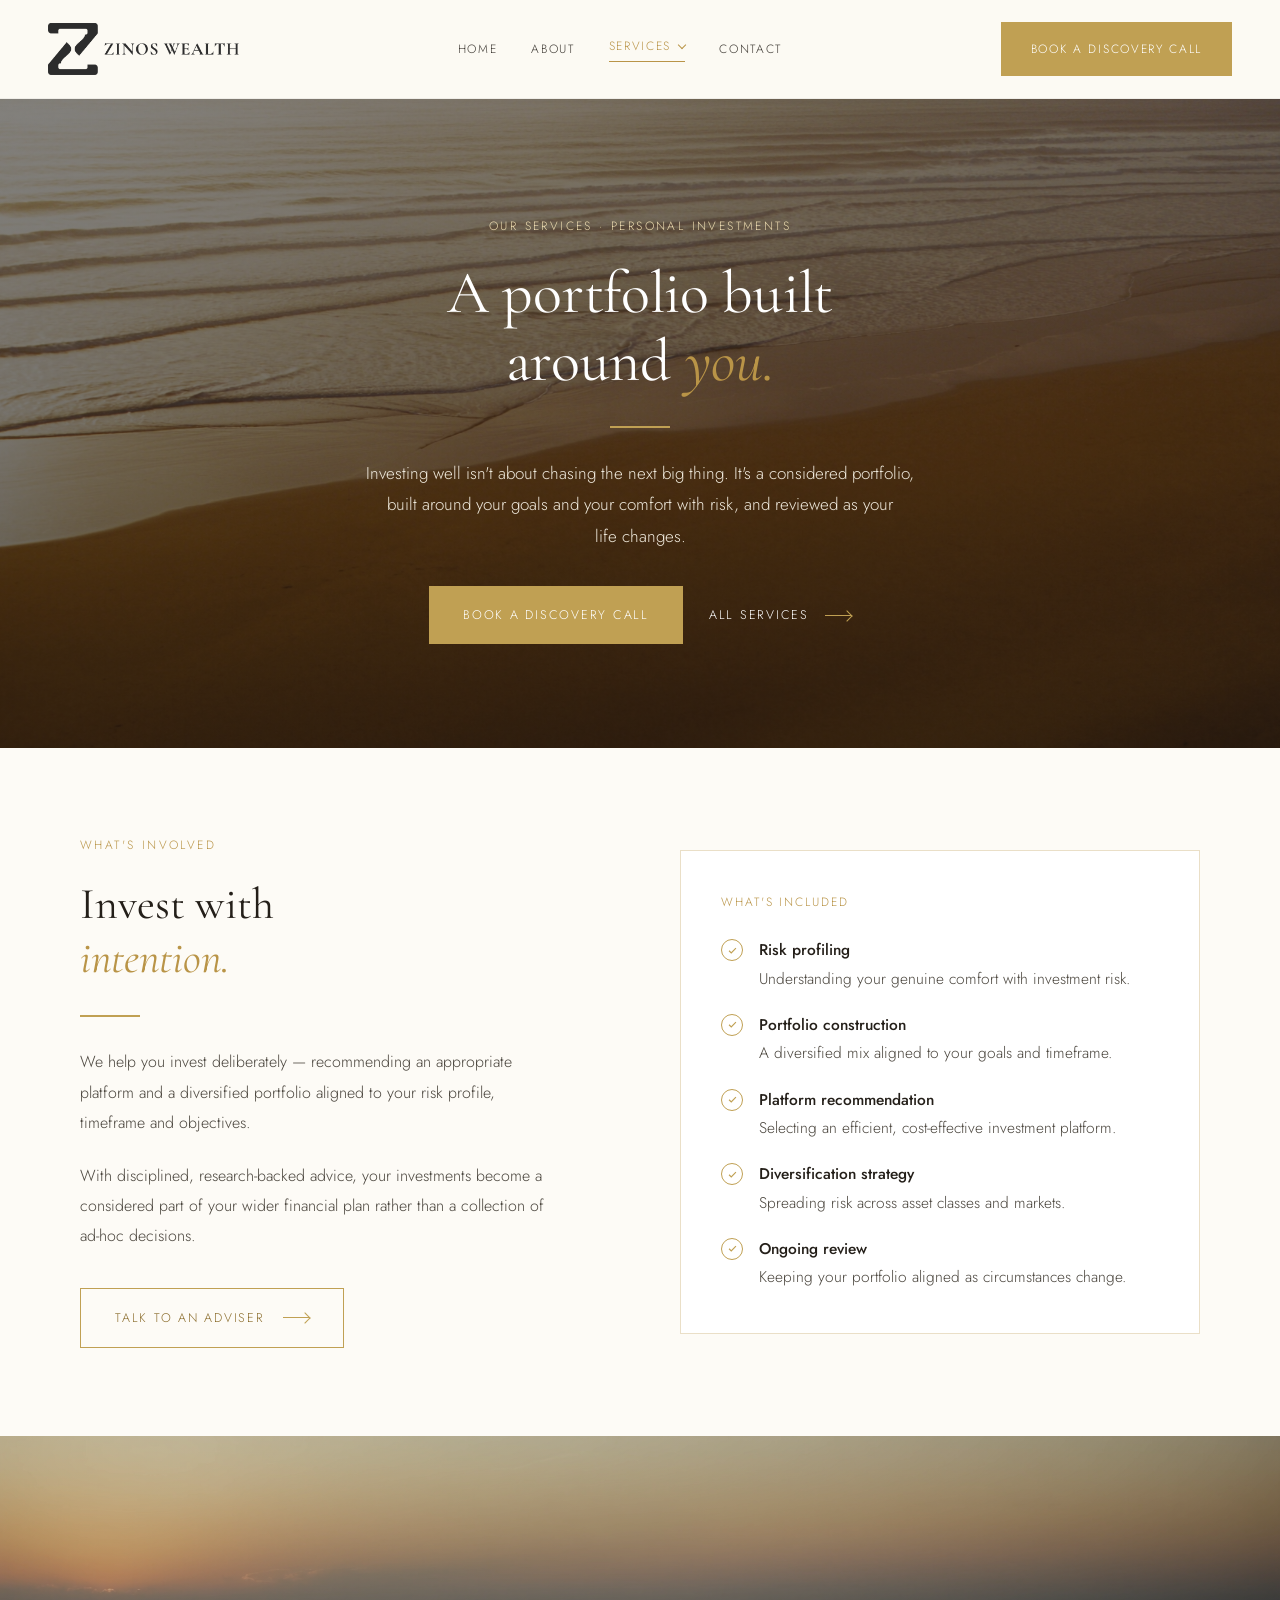
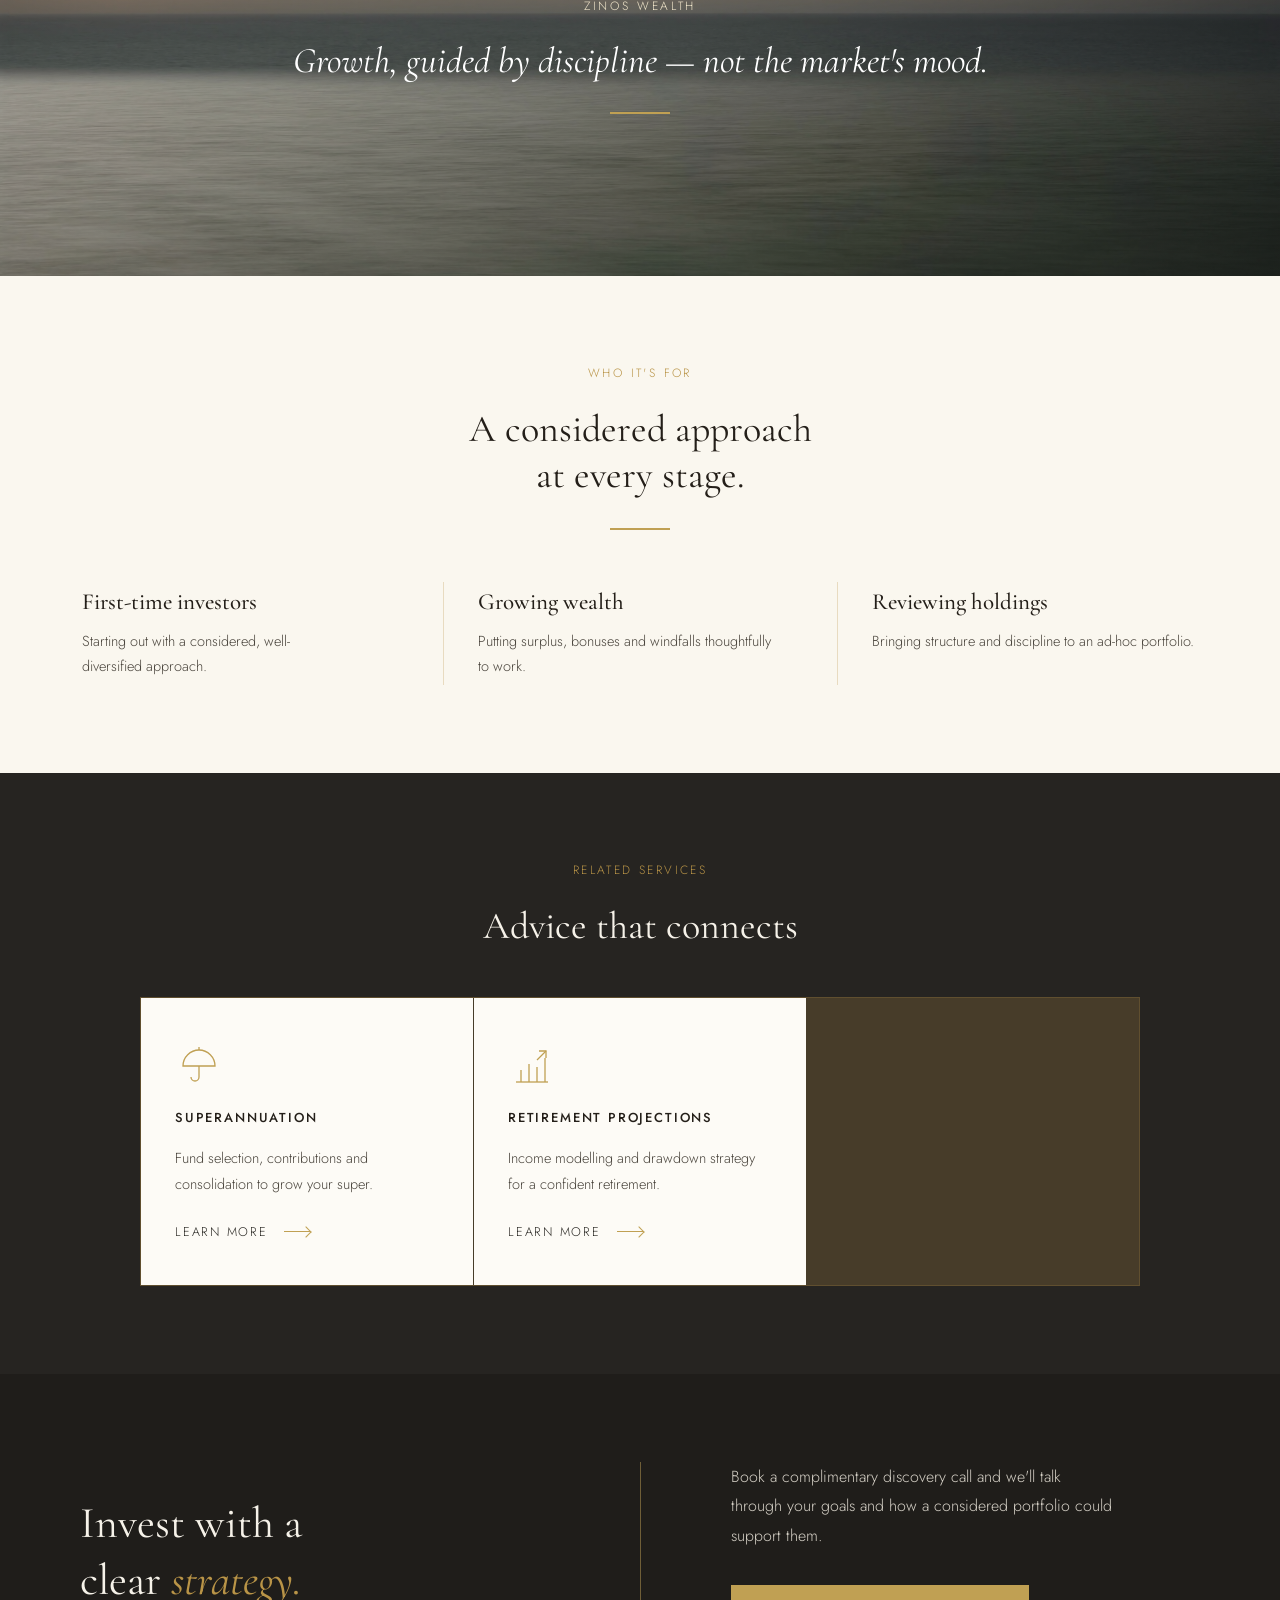
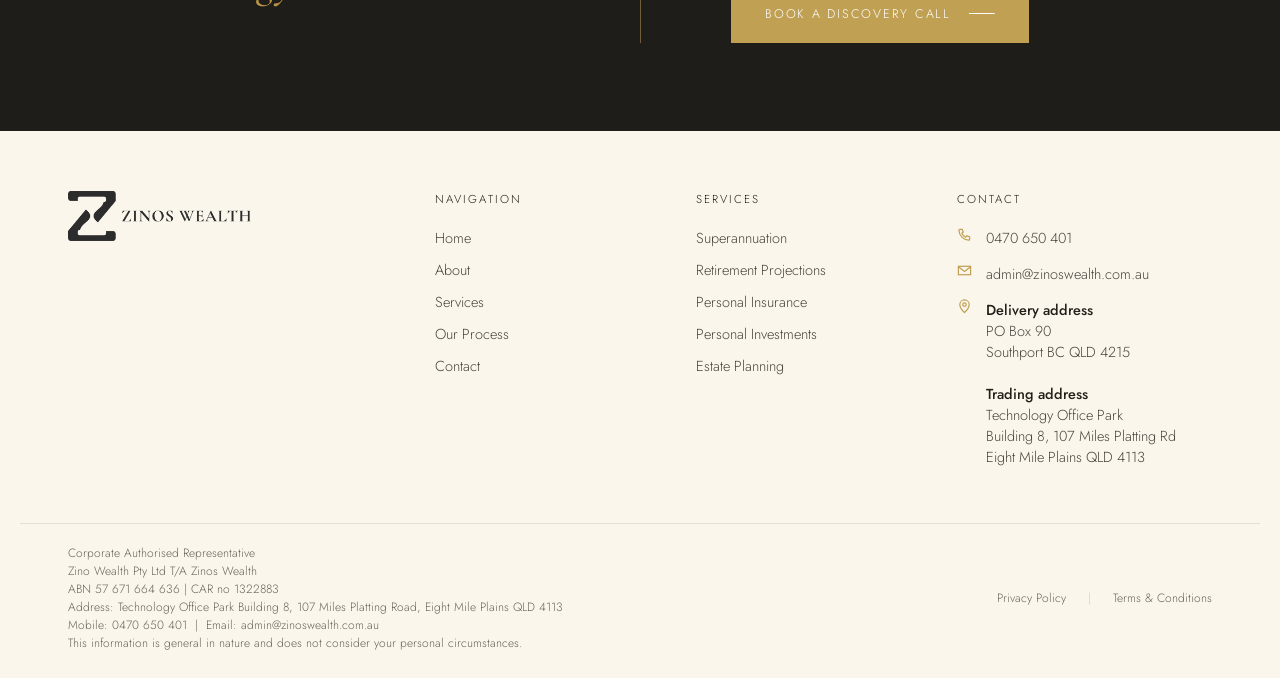
<file: personal-investments.html>
<!DOCTYPE html>
<html lang="en-AU">
<head>
<meta charset="utf-8">
<meta name="viewport" content="width=device-width, initial-scale=1">
<title>Personal Investments | Zinos Wealth</title>
<meta name="description" content="Personal investment advice from Zinos Wealth — risk profiling, portfolio construction and platform selection for a diversified portfolio built around your goals.">
<link rel="preconnect" href="https://fonts.googleapis.com">
<link rel="preconnect" href="https://fonts.gstatic.com" crossorigin>
<link href="https://fonts.googleapis.com/css2?family=Cormorant+Garamond:ital,wght@0,300;0,400;0,500;0,600;1,400;1,500&family=Jost:wght@300;400;500;600&display=swap" rel="stylesheet">
<link rel="icon" href="favicon.ico" sizes="any">
<link rel="icon" type="image/png" href="assets/favicon.png">
<link rel="apple-touch-icon" href="assets/favicon.png">
<link rel="stylesheet" href="styles.css">
</head>
<body>

<header class="hdr">
  <a href="home.html" class="logo"><img src="assets/logo-zinos.png" alt="Zinos Wealth"></a>
  <nav class="nav">
    <a href="home.html">Home</a>
    <a href="about.html">About</a>
    <span class="has-sub">
      <a href="services.html" class="active">Services</a>
      <span class="submenu"><span class="submenu-inner">
        <a href="services.html" class="all">All Services</a>
        <a href="superannuation.html">Superannuation</a>
        <a href="retirement-projections.html">Retirement Projections</a>
        <a href="personal-insurance.html">Personal Insurance</a>
        <a href="cashflow-budgeting.html">Cashflow &amp; Budgeting</a>
        <a href="personal-investments.html">Personal Investments</a>
        <a href="debt-management.html">Debt Management</a>
        <a href="estate-planning.html">Estate Planning</a>
      </span></span>
    </span>
    <a href="contact.html">Contact</a>
  </nav>
  <a href="https://calendly.com/julian_zaffino/quick-consultation?back=1&month=2026-09" target="_blank" rel="noopener" class="hdr-cta">Book a Discovery Call</a>
</header>

<main>
  <section class="page-hero photo">
    <img class="hero-bg" src="assets/svc-investments.png" alt="Ocean waves rolling onto a golden beach at sunrise">
    <div class="inner">
      <div class="eyebrow">Our Services · Personal Investments</div>
      <h1>A portfolio built<br>around <em class="gold">you.</em></h1>
      <hr class="rule center">
      <p>Investing well isn't about chasing the next big thing. It's a considered portfolio, built around your goals and your comfort with risk, and reviewed as your life changes.</p>
      <div style="margin-top:34px;display:flex;gap:26px;justify-content:center;align-items:center;flex-wrap:wrap">
        <a href="https://calendly.com/julian_zaffino/quick-consultation?back=1&month=2026-09" target="_blank" rel="noopener" class="btn btn-gold">Book a Discovery Call</a>
        <a href="services.html" class="link-arrow">All Services <span class="arrow"></span></a>
      </div>
    </div>
  </section>

  <section class="section paper">
    <div class="split">
      <div>
        <div class="eyebrow">What's involved</div>
        <h2>Invest with<br><em class="gold">intention.</em></h2>
        <hr class="rule">
        <p>We help you invest deliberately — recommending an appropriate platform and a diversified portfolio aligned to your risk profile, timeframe and objectives.</p>
        <p>With disciplined, research-backed advice, your investments become a considered part of your wider financial plan rather than a collection of ad-hoc decisions.</p>
        <a href="contact.html" class="btn btn-ghost" style="margin-top:14px">Talk to an adviser <span class="arrow"></span></a>
      </div>
      <div class="included-card">
        <div class="cap">What's included</div>
        <ul class="checklist">
          <li><span class="tick"><svg viewBox="0 0 16 16" fill="none" stroke="#C0A053" stroke-width="1.7"><path d="M3 8.4l3.2 3.2L13 4.6"/></svg></span><span><strong>Risk profiling</strong>Understanding your genuine comfort with investment risk.</span></li>
          <li><span class="tick"><svg viewBox="0 0 16 16" fill="none" stroke="#C0A053" stroke-width="1.7"><path d="M3 8.4l3.2 3.2L13 4.6"/></svg></span><span><strong>Portfolio construction</strong>A diversified mix aligned to your goals and timeframe.</span></li>
          <li><span class="tick"><svg viewBox="0 0 16 16" fill="none" stroke="#C0A053" stroke-width="1.7"><path d="M3 8.4l3.2 3.2L13 4.6"/></svg></span><span><strong>Platform recommendation</strong>Selecting an efficient, cost-effective investment platform.</span></li>
          <li><span class="tick"><svg viewBox="0 0 16 16" fill="none" stroke="#C0A053" stroke-width="1.7"><path d="M3 8.4l3.2 3.2L13 4.6"/></svg></span><span><strong>Diversification strategy</strong>Spreading risk across asset classes and markets.</span></li>
          <li><span class="tick"><svg viewBox="0 0 16 16" fill="none" stroke="#C0A053" stroke-width="1.7"><path d="M3 8.4l3.2 3.2L13 4.6"/></svg></span><span><strong>Ongoing review</strong>Keeping your portfolio aligned as circumstances change.</span></li>
        </ul>
      </div>
    </div>
  </section>

  <section class="img-band">
    <img src="assets/hero-investments.png" alt="Long exposure of calm ocean at sunrise">
    <div class="veil"></div>
    <div class="band-inner">
      <div class="k">Zinos Wealth</div>
      <p>Growth, guided by discipline — not the market's mood.</p>
      <div class="band-rule"></div>
    </div>
  </section>

  <section class="section">
    <div class="inner" style="text-align:center">
      <div class="eyebrow">Who it's for</div>
      <h2 style="font-size:38px">A considered approach<br>at every stage.</h2>
      <hr class="rule center">
    </div>
    <div class="who-grid">
      <div class="who"><h3>First-time investors</h3><p>Starting out with a considered, well-diversified approach.</p></div>
      <div class="who"><h3>Growing wealth</h3><p>Putting surplus, bonuses and windfalls thoughtfully to work.</p></div>
      <div class="who"><h3>Reviewing holdings</h3><p>Bringing structure and discipline to an ad-hoc portfolio.</p></div>
    </div>
  </section>

  <section class="section dark">
    <div class="inner" style="text-align:center;margin-bottom:8px">
      <div class="eyebrow">Related services</div>
      <h2 style="color:#F6F2E9;font-size:38px">Advice that connects</h2>
    </div>
    <div class="svc-grid" style="max-width:1000px;margin:48px auto 0">
      <a class="svc-card" href="superannuation.html">
        <svg class="ico" viewBox="0 0 48 48" fill="none" stroke="#C0A053" stroke-width="1.3"><path d="M8 24c0-8.8 7.2-16 16-16s16 7.2 16 16H8z"/><path d="M24 24v11c0 2.2-1.8 4-4 4s-4-1.8-4-4"/><path d="M24 5v3"/></svg>
        <h3>Superannuation</h3><p>Fund selection, contributions and consolidation to grow your super.</p>
        <span class="more link-arrow">Learn more <span class="arrow"></span></span>
      </a>
      <a class="svc-card" href="retirement-projections.html">
        <svg class="ico" viewBox="0 0 48 48" fill="none" stroke="#C0A053" stroke-width="1.3"><path d="M8 40h32"/><path d="M13 40V28M21 40V22M29 40V25M37 40V16"/><path d="M31 9h7v7"/><path d="M38 9l-9 9"/></svg>
        <h3>Retirement Projections</h3><p>Income modelling and drawdown strategy for a confident retirement.</p>
        <span class="more link-arrow">Learn more <span class="arrow"></span></span>
      </a>
    </div>
  </section>

  <section class="section cta-band" style="background:#1F1D1A">
    <div class="inner">
      <div class="cta-left">
        <h2>Invest with a<br>clear <em class="gold">strategy.</em></h2>
      </div>
      <div class="cta-right">
        <p>Book a complimentary discovery call and we'll talk through your goals and how a considered portfolio could support them.</p>
        <a href="https://calendly.com/julian_zaffino/quick-consultation?back=1&month=2026-09" target="_blank" rel="noopener" class="btn btn-gold">Book a Discovery Call <span class="arrow" style="background:#fff"></span></a>
      </div>
    </div>
  </section>
</main>

<footer>
  <div class="foot-grid">
    <div style="display:flex;align-items:flex-start"><img src="assets/logo-zinos.png" alt="Zinos Wealth"></div>
    <div class="foot-col">
      <div class="h">Navigation</div>
      <div class="links">
        <a href="home.html">Home</a>
        <a href="about.html">About</a>
        <a href="services.html">Services</a>
        <a href="services.html#process">Our Process</a>
        <a href="contact.html">Contact</a>
      </div>
    </div>
    <div class="foot-col">
      <div class="h">Services</div>
      <div class="links">
        <a href="superannuation.html">Superannuation</a>
        <a href="retirement-projections.html">Retirement Projections</a>
        <a href="personal-insurance.html">Personal Insurance</a>
        <a href="personal-investments.html">Personal Investments</a>
        <a href="estate-planning.html">Estate Planning</a>
      </div>
    </div>
    <div class="foot-col">
      <div class="h">Contact</div>
      <div class="foot-contact">
        <div class="row"><svg width="15" height="15" viewBox="0 0 16 16" fill="none" stroke="#C0A053" stroke-width="1.3"><path d="M3 2.5h2.5l1.2 3-1.6 1.2a8 8 0 004.2 4.2l1.2-1.6 3 1.2V13c0 .6-.5 1-1 1A11 11 0 012 3.5c0-.6.4-1 1-1z"/></svg><span>0470 650 401</span></div>
        <div class="row"><svg width="15" height="15" viewBox="0 0 16 16" fill="none" stroke="#C0A053" stroke-width="1.3"><rect x="1.5" y="3.5" width="13" height="9"/><path d="M1.5 4l6.5 5 6.5-5"/></svg><span>admin@zinoswealth.com.au</span></div>
        <div class="row"><svg width="15" height="15" viewBox="0 0 16 16" fill="none" stroke="#C0A053" stroke-width="1.3"><path d="M8 14.5s5-5 5-8.5a5 5 0 00-10 0c0 3.5 5 8.5 5 8.5z"/><circle cx="8" cy="6" r="1.8"/></svg><span><strong style="font-weight:500;color:#241F19">Delivery address</strong><br>PO Box 90<br>Southport BC QLD 4215<br><br><strong style="font-weight:500;color:#241F19">Trading address</strong><br>Technology Office Park<br>Building 8, 107 Miles Platting Rd<br>Eight Mile Plains QLD 4113</span></div>
      </div>
    </div>
  </div>
  <div class="foot-bot">
    <div>Corporate Authorised Representative<br>Zino Wealth Pty Ltd T/A Zinos Wealth<br>ABN 57 671 664 636 | CAR no 1322883<br>Address: Technology Office Park Building 8, 107 Miles Platting Road, Eight Mile Plains QLD 4113<br>Mobile: 0470 650 401 &nbsp;|&nbsp; Email: admin@zinoswealth.com.au<br>This information is general in nature and does not consider your personal circumstances.</div>
    <div style="display:flex;align-items:center;gap:22px;white-space:nowrap">
      <a href="#">Privacy Policy</a><span class="sep">|</span><a href="#">Terms &amp; Conditions</a>
    </div>
  </div>
</footer>

</body>
</html>
</file>
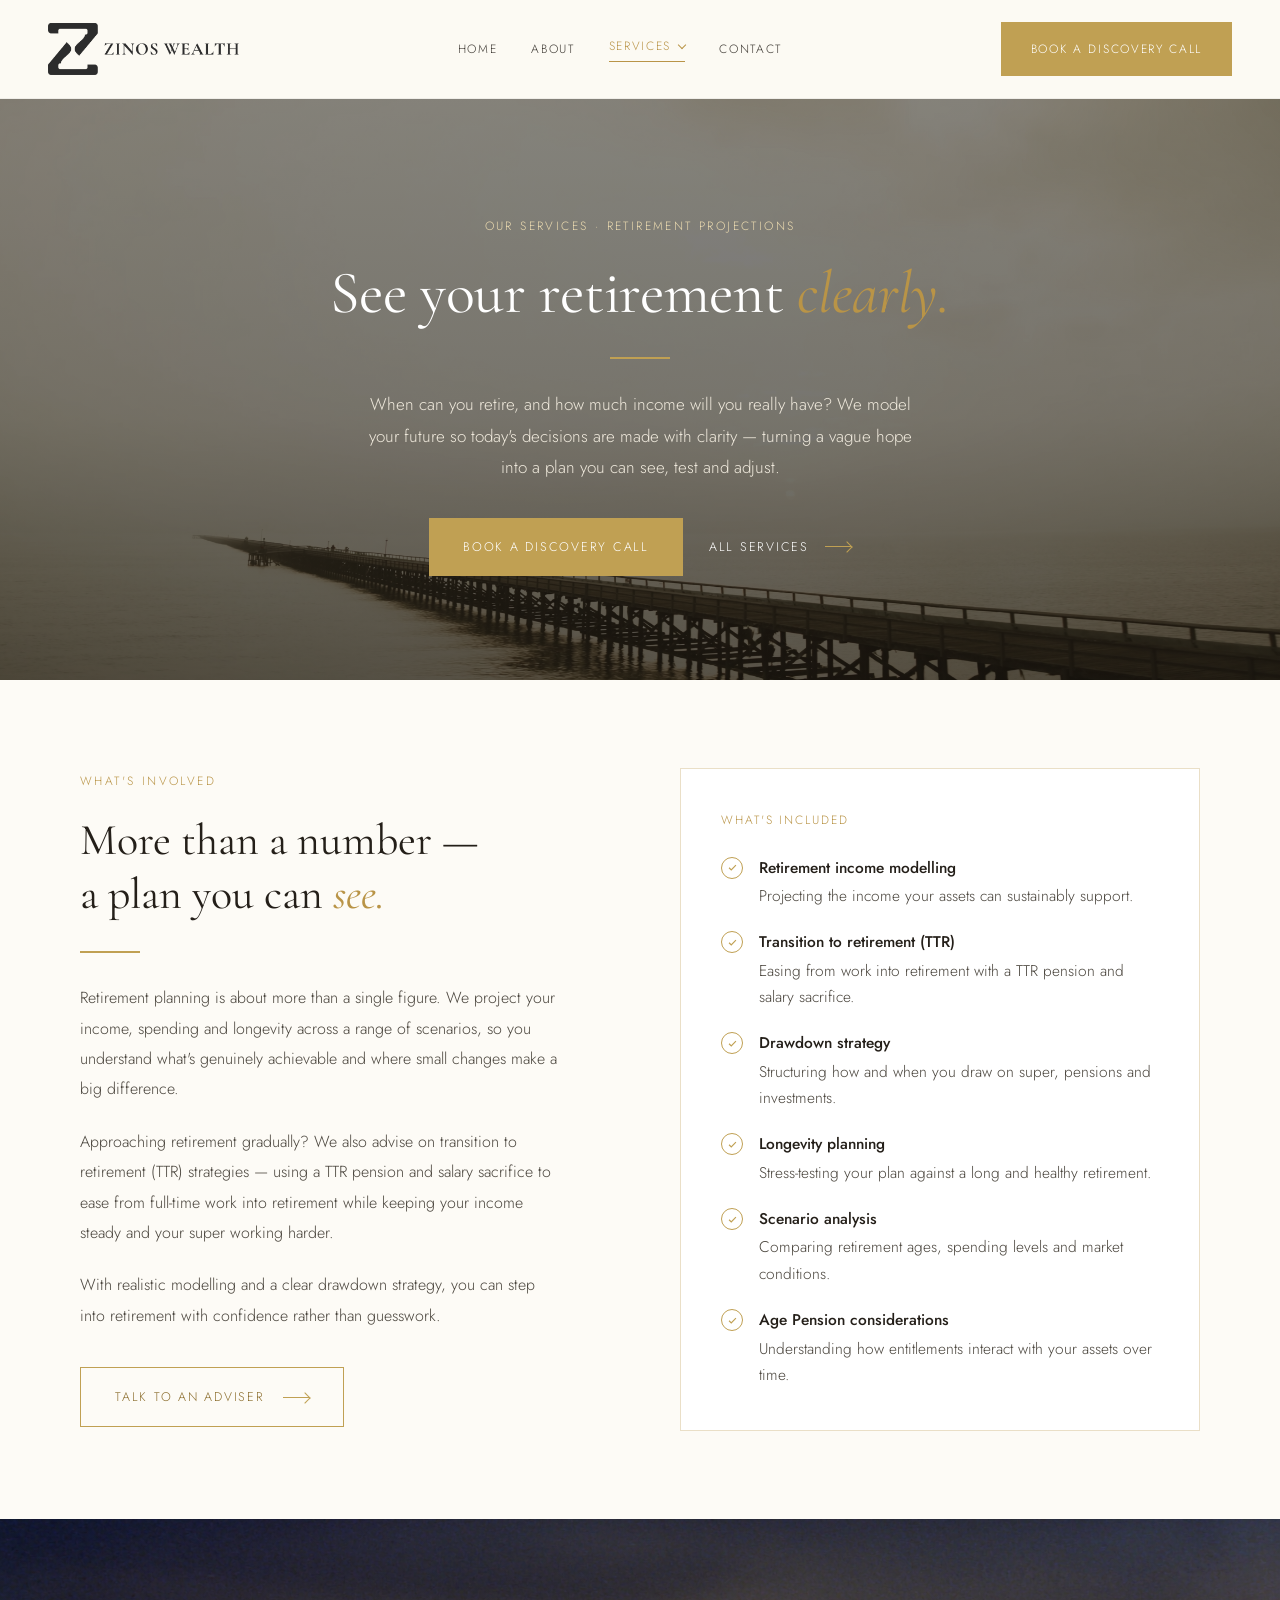
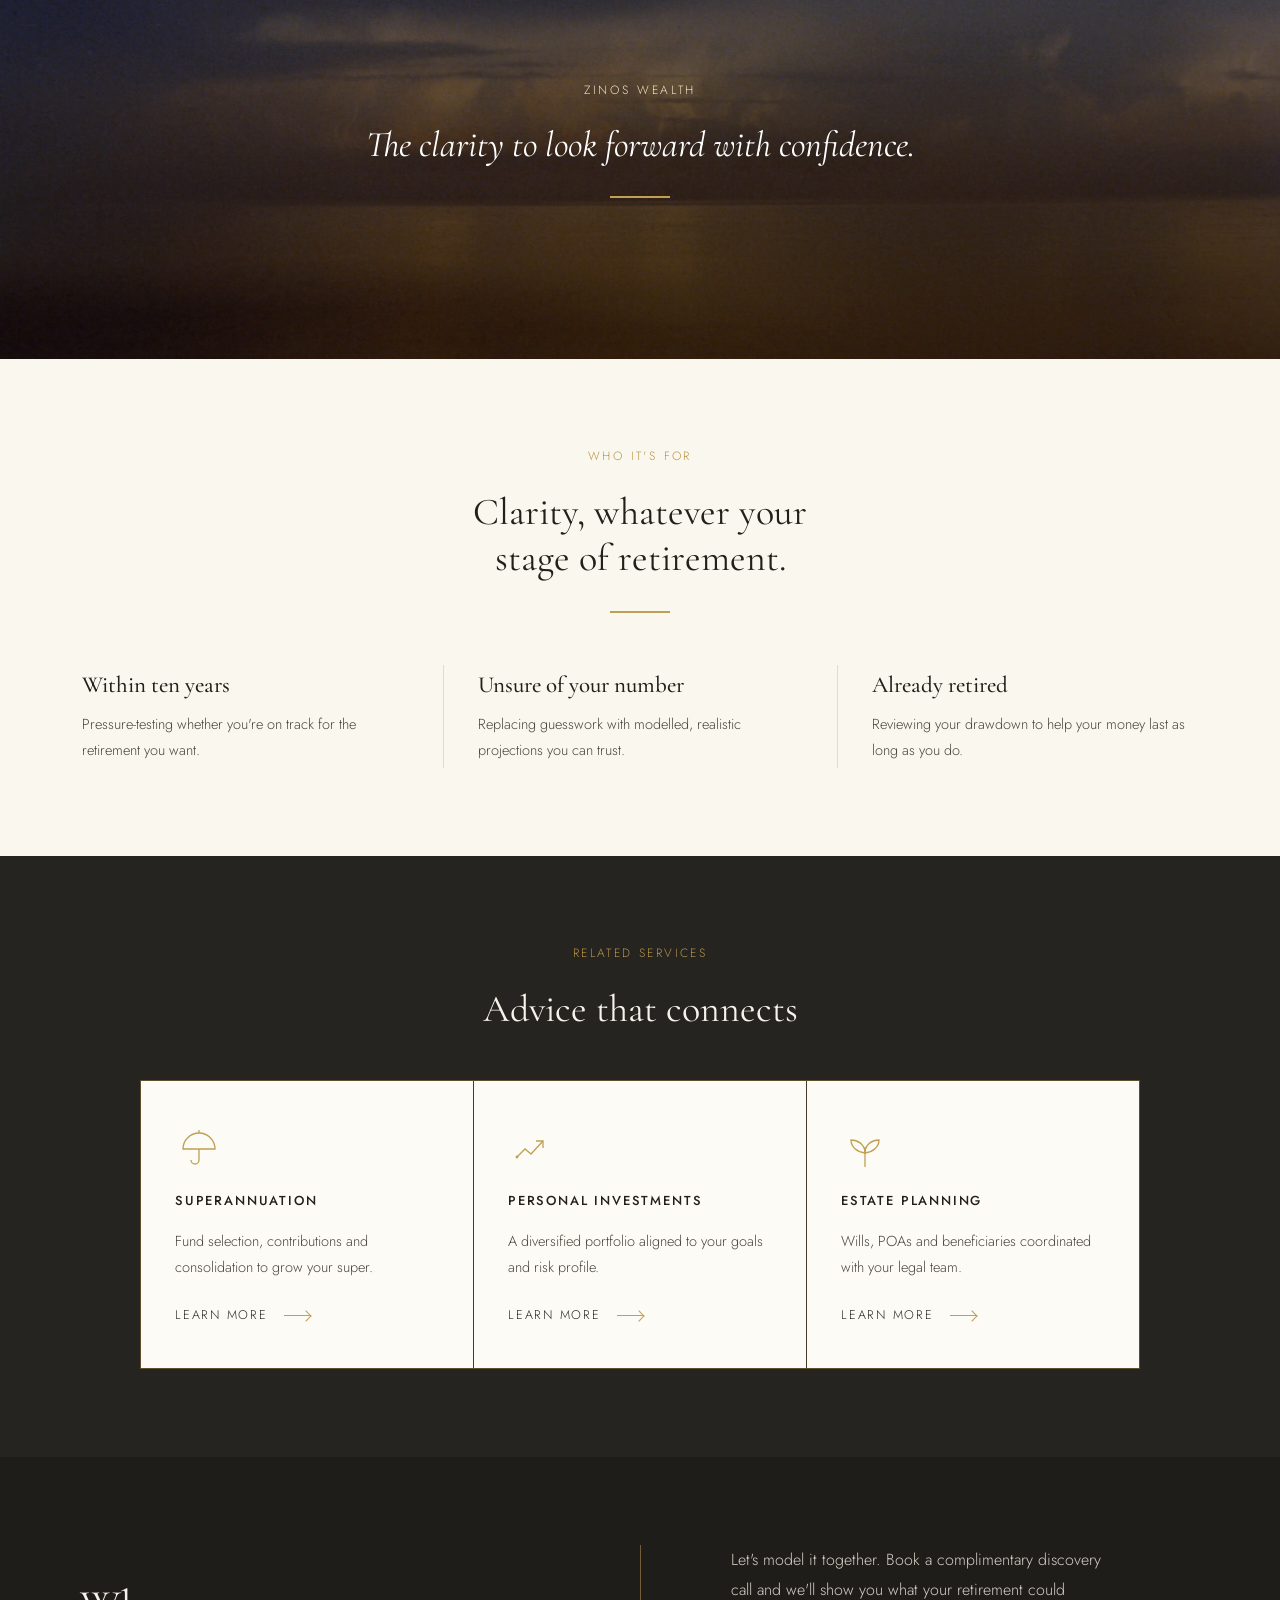
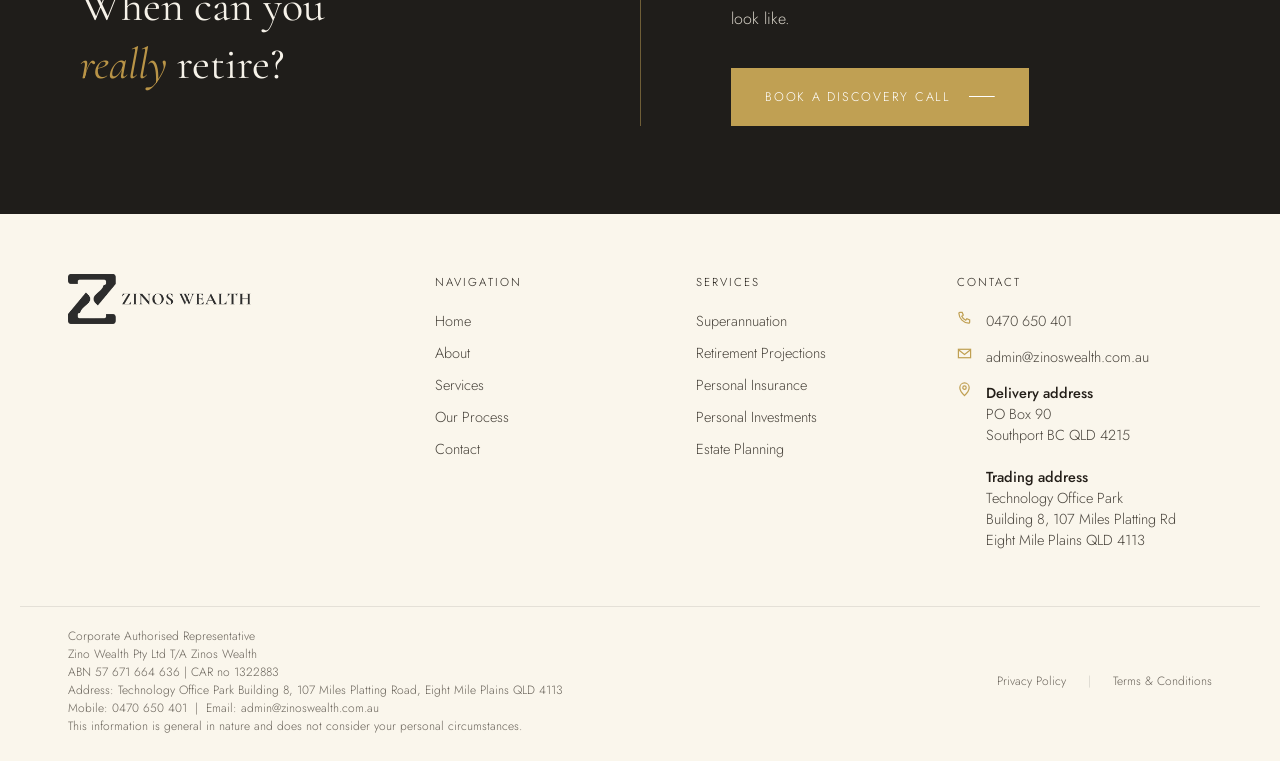
<file: retirement-projections.html>
<!DOCTYPE html>
<html lang="en-AU">
<head>
<meta charset="utf-8">
<meta name="viewport" content="width=device-width, initial-scale=1">
<title>Retirement Projections | Zinos Wealth</title>
<meta name="description" content="Retirement projection advice from Zinos Wealth — income modelling, transition to retirement (TTR), drawdown strategy and longevity planning so you can retire with clarity and confidence.">
<link rel="preconnect" href="https://fonts.googleapis.com">
<link rel="preconnect" href="https://fonts.gstatic.com" crossorigin>
<link href="https://fonts.googleapis.com/css2?family=Cormorant+Garamond:ital,wght@0,300;0,400;0,500;0,600;1,400;1,500&family=Jost:wght@300;400;500;600&display=swap" rel="stylesheet">
<link rel="icon" href="favicon.ico" sizes="any">
<link rel="icon" type="image/png" href="assets/favicon.png">
<link rel="apple-touch-icon" href="assets/favicon.png">
<link rel="stylesheet" href="styles.css">
</head>
<body>

<header class="hdr">
  <a href="home.html" class="logo"><img src="assets/logo-zinos.png" alt="Zinos Wealth"></a>
  <nav class="nav">
    <a href="home.html">Home</a>
    <a href="about.html">About</a>
    <span class="has-sub">
      <a href="services.html" class="active">Services</a>
      <span class="submenu"><span class="submenu-inner">
        <a href="services.html" class="all">All Services</a>
        <a href="superannuation.html">Superannuation</a>
        <a href="retirement-projections.html">Retirement Projections</a>
        <a href="personal-insurance.html">Personal Insurance</a>
        <a href="cashflow-budgeting.html">Cashflow &amp; Budgeting</a>
        <a href="personal-investments.html">Personal Investments</a>
        <a href="debt-management.html">Debt Management</a>
        <a href="estate-planning.html">Estate Planning</a>
      </span></span>
    </span>
    <a href="contact.html">Contact</a>
  </nav>
  <a href="https://calendly.com/julian_zaffino/quick-consultation?back=1&month=2026-09" target="_blank" rel="noopener" class="hdr-cta">Book a Discovery Call</a>
</header>

<main>
  <section class="page-hero photo">
    <img class="hero-bg" src="assets/svc-retirement.png" alt="Timber jetty over calm water at dawn">
    <div class="inner">
      <div class="eyebrow">Our Services · Retirement Projections</div>
      <h1>See your retirement <em class="gold">clearly.</em></h1>
      <hr class="rule center">
      <p>When can you retire, and how much income will you really have? We model your future so today's decisions are made with clarity — turning a vague hope into a plan you can see, test and adjust.</p>
      <div style="margin-top:34px;display:flex;gap:26px;justify-content:center;align-items:center;flex-wrap:wrap">
        <a href="https://calendly.com/julian_zaffino/quick-consultation?back=1&month=2026-09" target="_blank" rel="noopener" class="btn btn-gold">Book a Discovery Call</a>
        <a href="services.html" class="link-arrow">All Services <span class="arrow"></span></a>
      </div>
    </div>
  </section>

  <section class="section paper">
    <div class="split">
      <div>
        <div class="eyebrow">What's involved</div>
        <h2>More than a number —<br>a plan you can <em class="gold">see.</em></h2>
        <hr class="rule">
        <p>Retirement planning is about more than a single figure. We project your income, spending and longevity across a range of scenarios, so you understand what's genuinely achievable and where small changes make a big difference.</p>
        <p>Approaching retirement gradually? We also advise on transition to retirement (TTR) strategies — using a TTR pension and salary sacrifice to ease from full-time work into retirement while keeping your income steady and your super working harder.</p>
        <p>With realistic modelling and a clear drawdown strategy, you can step into retirement with confidence rather than guesswork.</p>
        <a href="contact.html" class="btn btn-ghost" style="margin-top:14px">Talk to an adviser <span class="arrow"></span></a>
      </div>
      <div class="included-card">
        <div class="cap">What's included</div>
        <ul class="checklist">
          <li><span class="tick"><svg viewBox="0 0 16 16" fill="none" stroke="#C0A053" stroke-width="1.7"><path d="M3 8.4l3.2 3.2L13 4.6"/></svg></span><span><strong>Retirement income modelling</strong>Projecting the income your assets can sustainably support.</span></li>
          <li><span class="tick"><svg viewBox="0 0 16 16" fill="none" stroke="#C0A053" stroke-width="1.7"><path d="M3 8.4l3.2 3.2L13 4.6"/></svg></span><span><strong>Transition to retirement (TTR)</strong>Easing from work into retirement with a TTR pension and salary sacrifice.</span></li>
          <li><span class="tick"><svg viewBox="0 0 16 16" fill="none" stroke="#C0A053" stroke-width="1.7"><path d="M3 8.4l3.2 3.2L13 4.6"/></svg></span><span><strong>Drawdown strategy</strong>Structuring how and when you draw on super, pensions and investments.</span></li>
          <li><span class="tick"><svg viewBox="0 0 16 16" fill="none" stroke="#C0A053" stroke-width="1.7"><path d="M3 8.4l3.2 3.2L13 4.6"/></svg></span><span><strong>Longevity planning</strong>Stress-testing your plan against a long and healthy retirement.</span></li>
          <li><span class="tick"><svg viewBox="0 0 16 16" fill="none" stroke="#C0A053" stroke-width="1.7"><path d="M3 8.4l3.2 3.2L13 4.6"/></svg></span><span><strong>Scenario analysis</strong>Comparing retirement ages, spending levels and market conditions.</span></li>
          <li><span class="tick"><svg viewBox="0 0 16 16" fill="none" stroke="#C0A053" stroke-width="1.7"><path d="M3 8.4l3.2 3.2L13 4.6"/></svg></span><span><strong>Age Pension considerations</strong>Understanding how entitlements interact with your assets over time.</span></li>
        </ul>
      </div>
    </div>
  </section>

  <section class="img-band">
    <img src="assets/hero-retirement.png" alt="Calm ocean horizon at twilight">
    <div class="veil"></div>
    <div class="band-inner">
      <div class="k">Zinos Wealth</div>
      <p>The clarity to look forward with confidence.</p>
      <div class="band-rule"></div>
    </div>
  </section>

  <section class="section">
    <div class="inner" style="text-align:center">
      <div class="eyebrow">Who it's for</div>
      <h2 style="font-size:38px">Clarity, whatever your<br>stage of retirement.</h2>
      <hr class="rule center">
    </div>
    <div class="who-grid">
      <div class="who"><h3>Within ten years</h3><p>Pressure-testing whether you're on track for the retirement you want.</p></div>
      <div class="who"><h3>Unsure of your number</h3><p>Replacing guesswork with modelled, realistic projections you can trust.</p></div>
      <div class="who"><h3>Already retired</h3><p>Reviewing your drawdown to help your money last as long as you do.</p></div>
    </div>
  </section>

  <section class="section dark">
    <div class="inner" style="text-align:center;margin-bottom:8px">
      <div class="eyebrow">Related services</div>
      <h2 style="color:#F6F2E9;font-size:38px">Advice that connects</h2>
    </div>
    <div class="svc-grid" style="max-width:1000px;margin:48px auto 0">
      <a class="svc-card" href="superannuation.html">
        <svg class="ico" viewBox="0 0 48 48" fill="none" stroke="#C0A053" stroke-width="1.3"><path d="M8 24c0-8.8 7.2-16 16-16s16 7.2 16 16H8z"/><path d="M24 24v11c0 2.2-1.8 4-4 4s-4-1.8-4-4"/><path d="M24 5v3"/></svg>
        <h3>Superannuation</h3><p>Fund selection, contributions and consolidation to grow your super.</p>
        <span class="more link-arrow">Learn more <span class="arrow"></span></span>
      </a>
      <a class="svc-card" href="personal-investments.html">
        <svg class="ico" viewBox="0 0 48 48" fill="none" stroke="#C0A053" stroke-width="1.3"><path d="M9 32l8-8 6 5 12-13"/><path d="M28 16h7v7"/><circle cx="9" cy="32" r="1.4" fill="#C0A053" stroke="none"/></svg>
        <h3>Personal Investments</h3><p>A diversified portfolio aligned to your goals and risk profile.</p>
        <span class="more link-arrow">Learn more <span class="arrow"></span></span>
      </a>
      <a class="svc-card" href="estate-planning.html">
        <svg class="ico" viewBox="0 0 48 48" fill="none" stroke="#C0A053" stroke-width="1.3"><path d="M24 42V22"/><path d="M24 26c-1.4-7-7-11-14-11 0 7 6 12 14 13z"/><path d="M24 26c1.4-7 7-11 14-11 0 7-6 12-14 13z"/></svg>
        <h3>Estate Planning</h3><p>Wills, POAs and beneficiaries coordinated with your legal team.</p>
        <span class="more link-arrow">Learn more <span class="arrow"></span></span>
      </a>
    </div>
  </section>

  <section class="section cta-band" style="background:#1F1D1A">
    <div class="inner">
      <div class="cta-left">
        <h2>When can you<br><em class="gold">really</em> retire?</h2>
      </div>
      <div class="cta-right">
        <p>Let's model it together. Book a complimentary discovery call and we'll show you what your retirement could look like.</p>
        <a href="https://calendly.com/julian_zaffino/quick-consultation?back=1&month=2026-09" target="_blank" rel="noopener" class="btn btn-gold">Book a Discovery Call <span class="arrow" style="background:#fff"></span></a>
      </div>
    </div>
  </section>
</main>

<footer>
  <div class="foot-grid">
    <div style="display:flex;align-items:flex-start"><img src="assets/logo-zinos.png" alt="Zinos Wealth"></div>
    <div class="foot-col">
      <div class="h">Navigation</div>
      <div class="links">
        <a href="home.html">Home</a>
        <a href="about.html">About</a>
        <a href="services.html">Services</a>
        <a href="services.html#process">Our Process</a>
        <a href="contact.html">Contact</a>
      </div>
    </div>
    <div class="foot-col">
      <div class="h">Services</div>
      <div class="links">
        <a href="superannuation.html">Superannuation</a>
        <a href="retirement-projections.html">Retirement Projections</a>
        <a href="personal-insurance.html">Personal Insurance</a>
        <a href="personal-investments.html">Personal Investments</a>
        <a href="estate-planning.html">Estate Planning</a>
      </div>
    </div>
    <div class="foot-col">
      <div class="h">Contact</div>
      <div class="foot-contact">
        <div class="row"><svg width="15" height="15" viewBox="0 0 16 16" fill="none" stroke="#C0A053" stroke-width="1.3"><path d="M3 2.5h2.5l1.2 3-1.6 1.2a8 8 0 004.2 4.2l1.2-1.6 3 1.2V13c0 .6-.5 1-1 1A11 11 0 012 3.5c0-.6.4-1 1-1z"/></svg><span>0470 650 401</span></div>
        <div class="row"><svg width="15" height="15" viewBox="0 0 16 16" fill="none" stroke="#C0A053" stroke-width="1.3"><rect x="1.5" y="3.5" width="13" height="9"/><path d="M1.5 4l6.5 5 6.5-5"/></svg><span>admin@zinoswealth.com.au</span></div>
        <div class="row"><svg width="15" height="15" viewBox="0 0 16 16" fill="none" stroke="#C0A053" stroke-width="1.3"><path d="M8 14.5s5-5 5-8.5a5 5 0 00-10 0c0 3.5 5 8.5 5 8.5z"/><circle cx="8" cy="6" r="1.8"/></svg><span><strong style="font-weight:500;color:#241F19">Delivery address</strong><br>PO Box 90<br>Southport BC QLD 4215<br><br><strong style="font-weight:500;color:#241F19">Trading address</strong><br>Technology Office Park<br>Building 8, 107 Miles Platting Rd<br>Eight Mile Plains QLD 4113</span></div>
      </div>
    </div>
  </div>
  <div class="foot-bot">
    <div>Corporate Authorised Representative<br>Zino Wealth Pty Ltd T/A Zinos Wealth<br>ABN 57 671 664 636 | CAR no 1322883<br>Address: Technology Office Park Building 8, 107 Miles Platting Road, Eight Mile Plains QLD 4113<br>Mobile: 0470 650 401 &nbsp;|&nbsp; Email: admin@zinoswealth.com.au<br>This information is general in nature and does not consider your personal circumstances.</div>
    <div style="display:flex;align-items:center;gap:22px;white-space:nowrap">
      <a href="#">Privacy Policy</a><span class="sep">|</span><a href="#">Terms &amp; Conditions</a>
    </div>
  </div>
</footer>

</body>
</html>
</file>
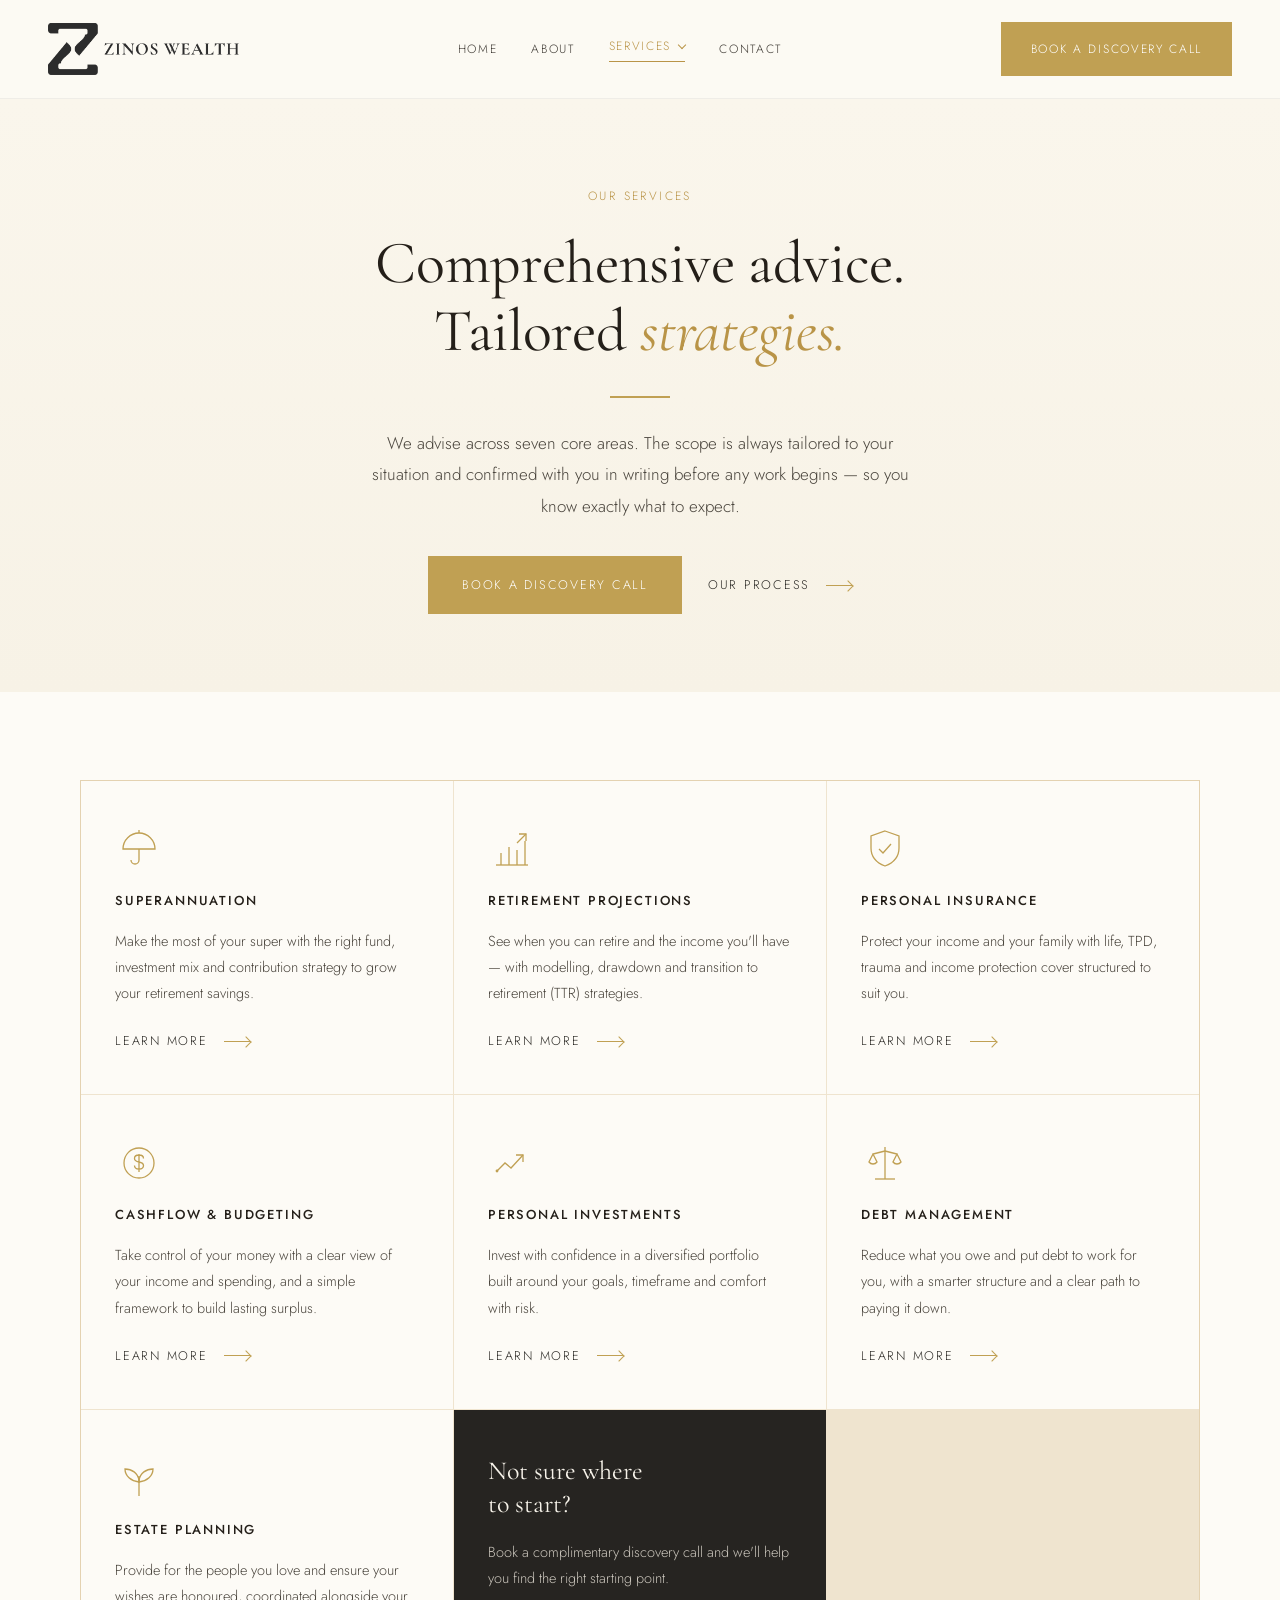
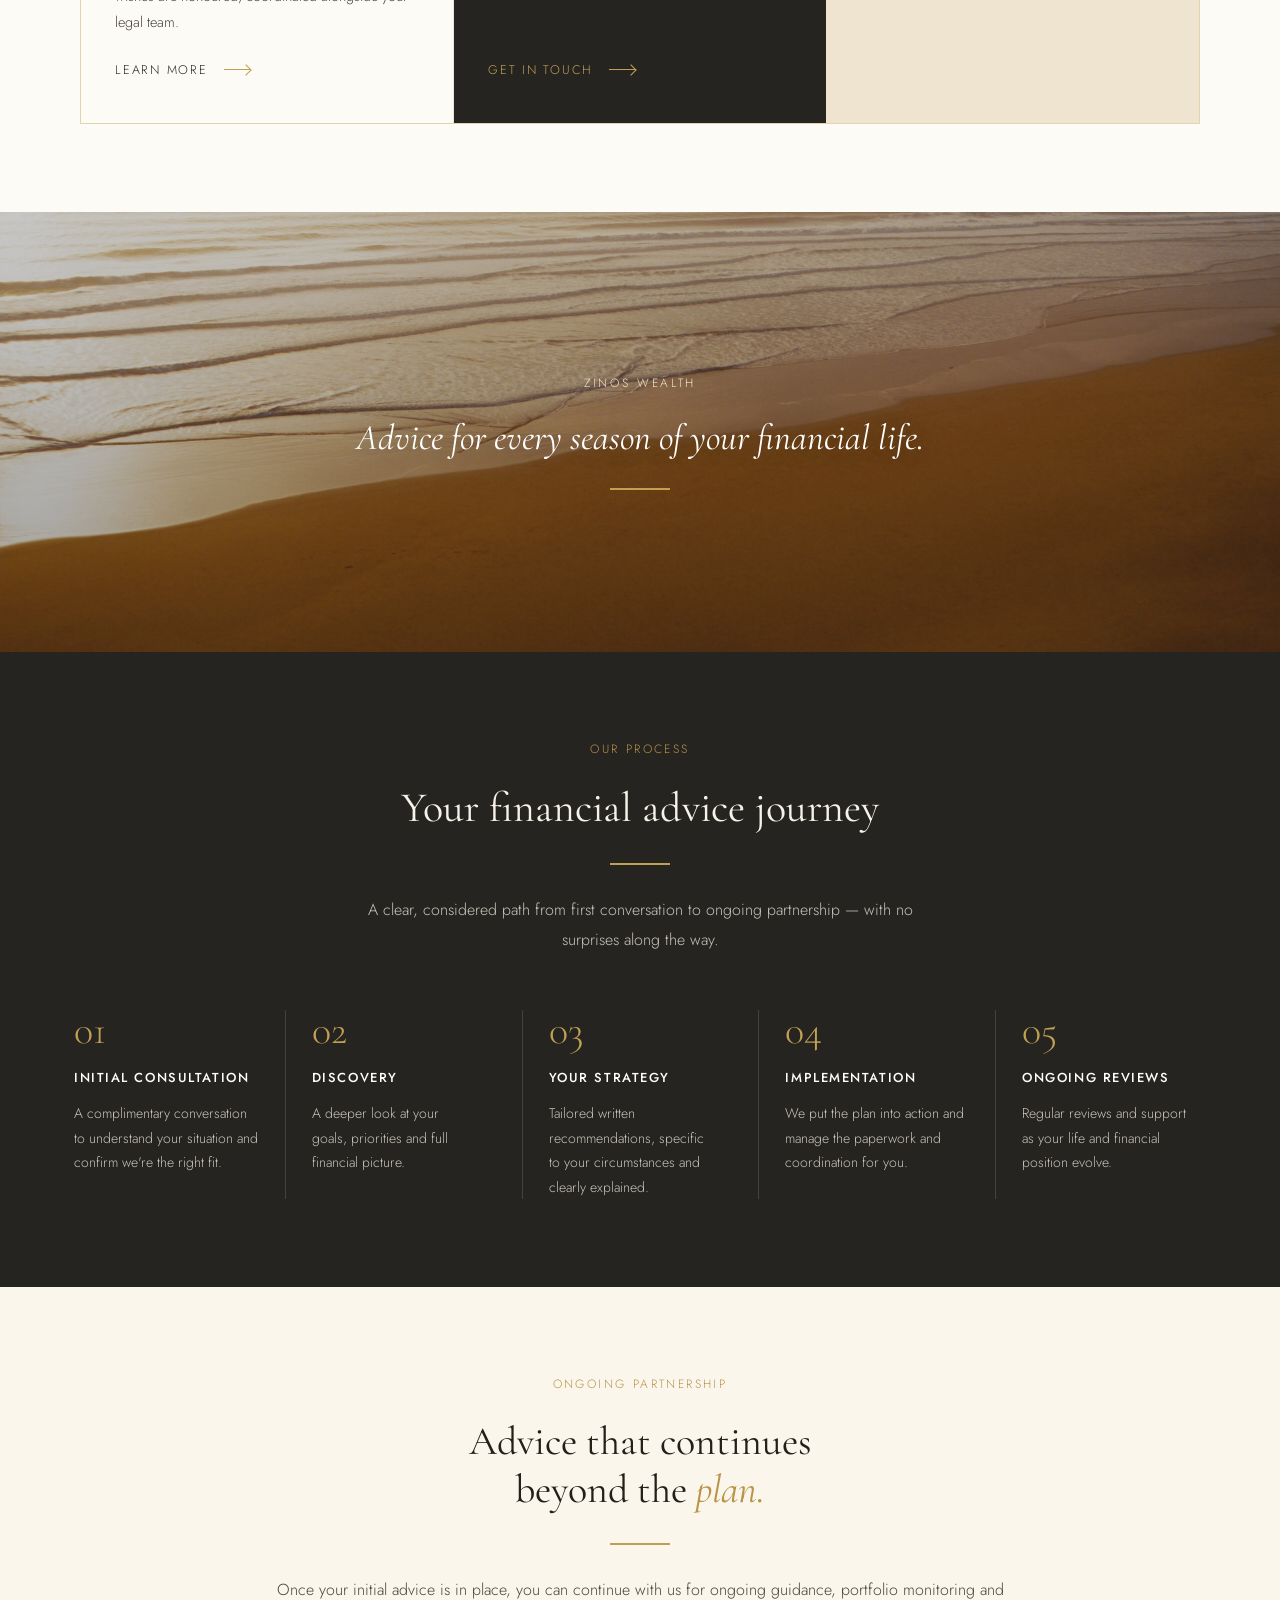
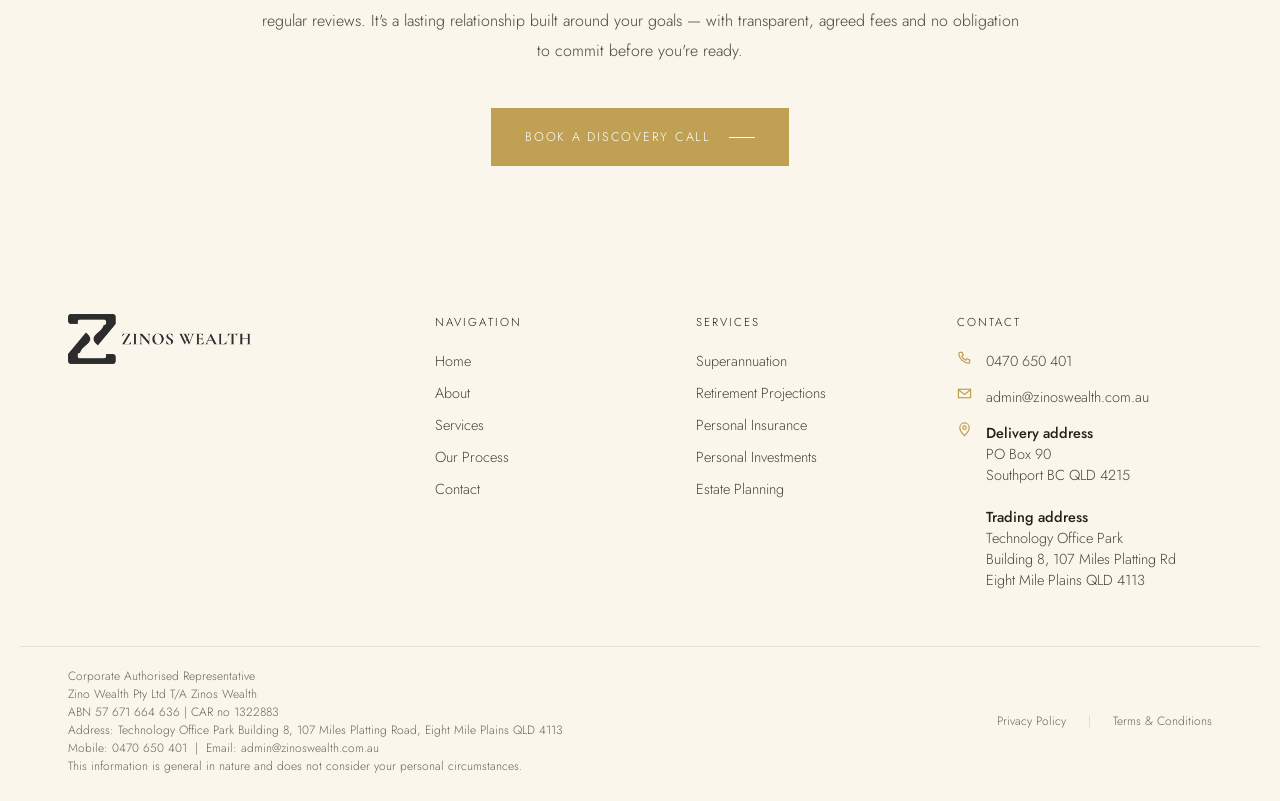
<file: services.html>
<!DOCTYPE html>
<html lang="en-AU">
<head>
<meta charset="utf-8">
<meta name="viewport" content="width=device-width, initial-scale=1">
<title>Services | Zinos Wealth</title>
<meta name="description" content="Comprehensive financial advice from Zinos Wealth across superannuation, retirement, insurance, cashflow, investments, debt and estate planning — tailored to you.">
<link rel="preconnect" href="https://fonts.googleapis.com">
<link rel="preconnect" href="https://fonts.gstatic.com" crossorigin>
<link href="https://fonts.googleapis.com/css2?family=Cormorant+Garamond:ital,wght@0,300;0,400;0,500;0,600;1,400;1,500&family=Jost:wght@300;400;500;600&display=swap" rel="stylesheet">
<link rel="icon" href="favicon.ico" sizes="any">
<link rel="icon" type="image/png" href="assets/favicon.png">
<link rel="apple-touch-icon" href="assets/favicon.png">
<link rel="stylesheet" href="styles.css">
</head>
<body>

<header class="hdr">
  <a href="home.html" class="logo"><img src="assets/logo-zinos.png" alt="Zinos Wealth"></a>
  <nav class="nav">
    <a href="home.html">Home</a>
    <a href="about.html">About</a>
    <span class="has-sub">
      <a href="services.html" class="active">Services</a>
      <span class="submenu"><span class="submenu-inner">
        <a href="services.html" class="all">All Services</a>
        <a href="superannuation.html">Superannuation</a>
        <a href="retirement-projections.html">Retirement Projections</a>
        <a href="personal-insurance.html">Personal Insurance</a>
        <a href="cashflow-budgeting.html">Cashflow &amp; Budgeting</a>
        <a href="personal-investments.html">Personal Investments</a>
        <a href="debt-management.html">Debt Management</a>
        <a href="estate-planning.html">Estate Planning</a>
      </span></span>
    </span>
    <a href="contact.html">Contact</a>
  </nav>
  <a href="https://calendly.com/julian_zaffino/quick-consultation?back=1&month=2026-09" target="_blank" rel="noopener" class="hdr-cta">Book a Discovery Call</a>
</header>

<main>
  <section class="page-hero">
    <div class="inner">
      <div class="eyebrow">Our Services</div>
      <h1>Comprehensive advice.<br>Tailored <em class="gold">strategies.</em></h1>
      <hr class="rule center">
      <p>We advise across seven core areas. The scope is always tailored to your situation and confirmed with you in writing before any work begins — so you know exactly what to expect.</p>
      <div style="margin-top:34px;display:flex;gap:26px;justify-content:center;align-items:center;flex-wrap:wrap">
        <a href="https://calendly.com/julian_zaffino/quick-consultation?back=1&month=2026-09" target="_blank" rel="noopener" class="btn btn-gold">Book a Discovery Call</a>
        <a href="#process" class="link-arrow">Our Process <span class="arrow"></span></a>
      </div>
    </div>
  </section>

  <section class="section paper">
    <div class="inner">
      <div class="svc-grid" style="margin-top:0">
        <a class="svc-card" href="superannuation.html">
          <svg class="ico" viewBox="0 0 48 48" fill="none" stroke="#C0A053" stroke-width="1.3"><path d="M8 24c0-8.8 7.2-16 16-16s16 7.2 16 16H8z"/><path d="M24 24v11c0 2.2-1.8 4-4 4s-4-1.8-4-4"/><path d="M24 5v3"/></svg>
          <h3>Superannuation</h3><p>Make the most of your super with the right fund, investment mix and contribution strategy to grow your retirement savings.</p>
          <span class="more link-arrow">Learn more <span class="arrow"></span></span>
        </a>
        <a class="svc-card" href="retirement-projections.html">
          <svg class="ico" viewBox="0 0 48 48" fill="none" stroke="#C0A053" stroke-width="1.3"><path d="M8 40h32"/><path d="M13 40V28M21 40V22M29 40V25M37 40V16"/><path d="M31 9h7v7"/><path d="M38 9l-9 9"/></svg>
          <h3>Retirement Projections</h3><p>See when you can retire and the income you'll have — with modelling, drawdown and transition to retirement (TTR) strategies.</p>
          <span class="more link-arrow">Learn more <span class="arrow"></span></span>
        </a>
        <a class="svc-card" href="personal-insurance.html">
          <svg class="ico" viewBox="0 0 48 48" fill="none" stroke="#C0A053" stroke-width="1.3"><path d="M24 6l14 5v12c0 9-6 15-14 18-8-3-14-9-14-18V11l14-5z"/><path d="M18 24l4 4 8-9"/></svg>
          <h3>Personal Insurance</h3><p>Protect your income and your family with life, TPD, trauma and income protection cover structured to suit you.</p>
          <span class="more link-arrow">Learn more <span class="arrow"></span></span>
        </a>
        <a class="svc-card" href="cashflow-budgeting.html">
          <svg class="ico" viewBox="0 0 48 48" fill="none" stroke="#C0A053" stroke-width="1.3"><circle cx="24" cy="24" r="15"/><path d="M24 15v18M28.5 19.5c0-2.2-2-3.5-4.5-3.5s-4.5 1.3-4.5 3.5 2 3 4.5 3.5 4.5 1.3 4.5 3.5-2 3.5-4.5 3.5-4.5-1.3-4.5-3.5"/></svg>
          <h3>Cashflow &amp; Budgeting</h3><p>Take control of your money with a clear view of your income and spending, and a simple framework to build lasting surplus.</p>
          <span class="more link-arrow">Learn more <span class="arrow"></span></span>
        </a>
        <a class="svc-card" href="personal-investments.html">
          <svg class="ico" viewBox="0 0 48 48" fill="none" stroke="#C0A053" stroke-width="1.3"><path d="M9 32l8-8 6 5 12-13"/><path d="M28 16h7v7"/><circle cx="9" cy="32" r="1.4" fill="#C0A053" stroke="none"/></svg>
          <h3>Personal Investments</h3><p>Invest with confidence in a diversified portfolio built around your goals, timeframe and comfort with risk.</p>
          <span class="more link-arrow">Learn more <span class="arrow"></span></span>
        </a>
        <a class="svc-card" href="debt-management.html">
          <svg class="ico" viewBox="0 0 48 48" fill="none" stroke="#C0A053" stroke-width="1.3"><path d="M24 8v32"/><path d="M14 40h20"/><path d="M24 12l-12 3 4 8a5 5 0 01-8 0l4-8"/><path d="M24 12l12 3-4 8a5 5 0 008 0l-4-8"/></svg>
          <h3>Debt Management</h3><p>Reduce what you owe and put debt to work for you, with a smarter structure and a clear path to paying it down.</p>
          <span class="more link-arrow">Learn more <span class="arrow"></span></span>
        </a>
        <a class="svc-card" href="estate-planning.html">
          <svg class="ico" viewBox="0 0 48 48" fill="none" stroke="#C0A053" stroke-width="1.3"><path d="M24 42V22"/><path d="M24 26c-1.4-7-7-11-14-11 0 7 6 12 14 13z"/><path d="M24 26c1.4-7 7-11 14-11 0 7-6 12-14 13z"/></svg>
          <h3>Estate Planning</h3><p>Provide for the people you love and ensure your wishes are honoured, coordinated alongside your legal team.</p>
          <span class="more link-arrow">Learn more <span class="arrow"></span></span>
        </a>
        <div class="svc-card" style="background:#262421;justify-content:center;align-items:flex-start">
          <h3 style="font-family:'Cormorant Garamond',serif;font-weight:400;font-size:26px;letter-spacing:0;text-transform:none;color:#F6F2E9;line-height:1.3">Not sure where<br>to start?</h3>
          <p style="color:#C9C4BB">Book a complimentary discovery call and we'll help you find the right starting point.</p>
          <a href="contact.html" class="more link-arrow" style="color:#C0A053">Get in touch <span class="arrow"></span></a>
        </div>
      </div>
    </div>
  </section>

  <section class="img-band">
    <img src="assets/svc-investments.png" alt="Ocean waves rolling onto a golden beach at sunrise">
    <div class="veil"></div>
    <div class="band-inner">
      <div class="k">Zinos Wealth</div>
      <p>Advice for every season of your financial life.</p>
      <div class="band-rule"></div>
    </div>
  </section>

  <section id="process" class="section dark">
    <div class="inner" style="text-align:center;margin-bottom:8px">
      <div class="eyebrow">Our Process</div>
      <h2 style="color:#F6F2E9;font-size:42px">Your financial advice journey</h2>
      <hr class="rule center">
      <p style="color:#C9C4BB;max-width:560px;margin:0 auto;font-size:16px;line-height:1.85">A clear, considered path from first conversation to ongoing partnership — with no surprises along the way.</p>
    </div>
    <div class="steps">
      <div class="step"><div class="num">01</div><h3>Initial Consultation</h3><p>A complimentary conversation to understand your situation and confirm we're the right fit.</p></div>
      <div class="step"><div class="num">02</div><h3>Discovery</h3><p>A deeper look at your goals, priorities and full financial picture.</p></div>
      <div class="step"><div class="num">03</div><h3>Your Strategy</h3><p>Tailored written recommendations, specific to your circumstances and clearly explained.</p></div>
      <div class="step"><div class="num">04</div><h3>Implementation</h3><p>We put the plan into action and manage the paperwork and coordination for you.</p></div>
      <div class="step"><div class="num">05</div><h3>Ongoing Reviews</h3><p>Regular reviews and support as your life and financial position evolve.</p></div>
    </div>
  </section>

  <section class="section" style="background:#FAF6EC">
    <div class="inner" style="max-width:760px;text-align:center">
      <div class="eyebrow">Ongoing Partnership</div>
      <h2 style="font-size:40px">Advice that continues<br>beyond the <em class="gold">plan.</em></h2>
      <hr class="rule center">
      <p style="font-size:16px;line-height:1.9;color:#4A453D">Once your initial advice is in place, you can continue with us for ongoing guidance, portfolio monitoring and regular reviews. It's a lasting relationship built around your goals — with transparent, agreed fees and no obligation to commit before you're ready.</p>
      <a href="https://calendly.com/julian_zaffino/quick-consultation?back=1&month=2026-09" target="_blank" rel="noopener" class="btn btn-gold" style="margin-top:26px">Book a Discovery Call <span class="arrow" style="background:#fff"></span></a>
    </div>
  </section>
</main>

<footer>
  <div class="foot-grid">
    <div style="display:flex;align-items:flex-start"><img src="assets/logo-zinos.png" alt="Zinos Wealth"></div>
    <div class="foot-col">
      <div class="h">Navigation</div>
      <div class="links">
        <a href="home.html">Home</a>
        <a href="about.html">About</a>
        <a href="services.html">Services</a>
        <a href="services.html#process">Our Process</a>
        <a href="contact.html">Contact</a>
      </div>
    </div>
    <div class="foot-col">
      <div class="h">Services</div>
      <div class="links">
        <a href="superannuation.html">Superannuation</a>
        <a href="retirement-projections.html">Retirement Projections</a>
        <a href="personal-insurance.html">Personal Insurance</a>
        <a href="personal-investments.html">Personal Investments</a>
        <a href="estate-planning.html">Estate Planning</a>
      </div>
    </div>
    <div class="foot-col">
      <div class="h">Contact</div>
      <div class="foot-contact">
        <div class="row"><svg width="15" height="15" viewBox="0 0 16 16" fill="none" stroke="#C0A053" stroke-width="1.3"><path d="M3 2.5h2.5l1.2 3-1.6 1.2a8 8 0 004.2 4.2l1.2-1.6 3 1.2V13c0 .6-.5 1-1 1A11 11 0 012 3.5c0-.6.4-1 1-1z"/></svg><span>0470 650 401</span></div>
        <div class="row"><svg width="15" height="15" viewBox="0 0 16 16" fill="none" stroke="#C0A053" stroke-width="1.3"><rect x="1.5" y="3.5" width="13" height="9"/><path d="M1.5 4l6.5 5 6.5-5"/></svg><span>admin@zinoswealth.com.au</span></div>
        <div class="row"><svg width="15" height="15" viewBox="0 0 16 16" fill="none" stroke="#C0A053" stroke-width="1.3"><path d="M8 14.5s5-5 5-8.5a5 5 0 00-10 0c0 3.5 5 8.5 5 8.5z"/><circle cx="8" cy="6" r="1.8"/></svg><span><strong style="font-weight:500;color:#241F19">Delivery address</strong><br>PO Box 90<br>Southport BC QLD 4215<br><br><strong style="font-weight:500;color:#241F19">Trading address</strong><br>Technology Office Park<br>Building 8, 107 Miles Platting Rd<br>Eight Mile Plains QLD 4113</span></div>
      </div>
    </div>
  </div>
  <div class="foot-bot">
    <div>Corporate Authorised Representative<br>Zino Wealth Pty Ltd T/A Zinos Wealth<br>ABN 57 671 664 636 | CAR no 1322883<br>Address: Technology Office Park Building 8, 107 Miles Platting Road, Eight Mile Plains QLD 4113<br>Mobile: 0470 650 401 &nbsp;|&nbsp; Email: admin@zinoswealth.com.au<br>This information is general in nature and does not consider your personal circumstances.</div>
    <div style="display:flex;align-items:center;gap:22px;white-space:nowrap">
      <a href="#">Privacy Policy</a><span class="sep">|</span><a href="#">Terms &amp; Conditions</a>
    </div>
  </div>
</footer>

</body>
</html>
</file>
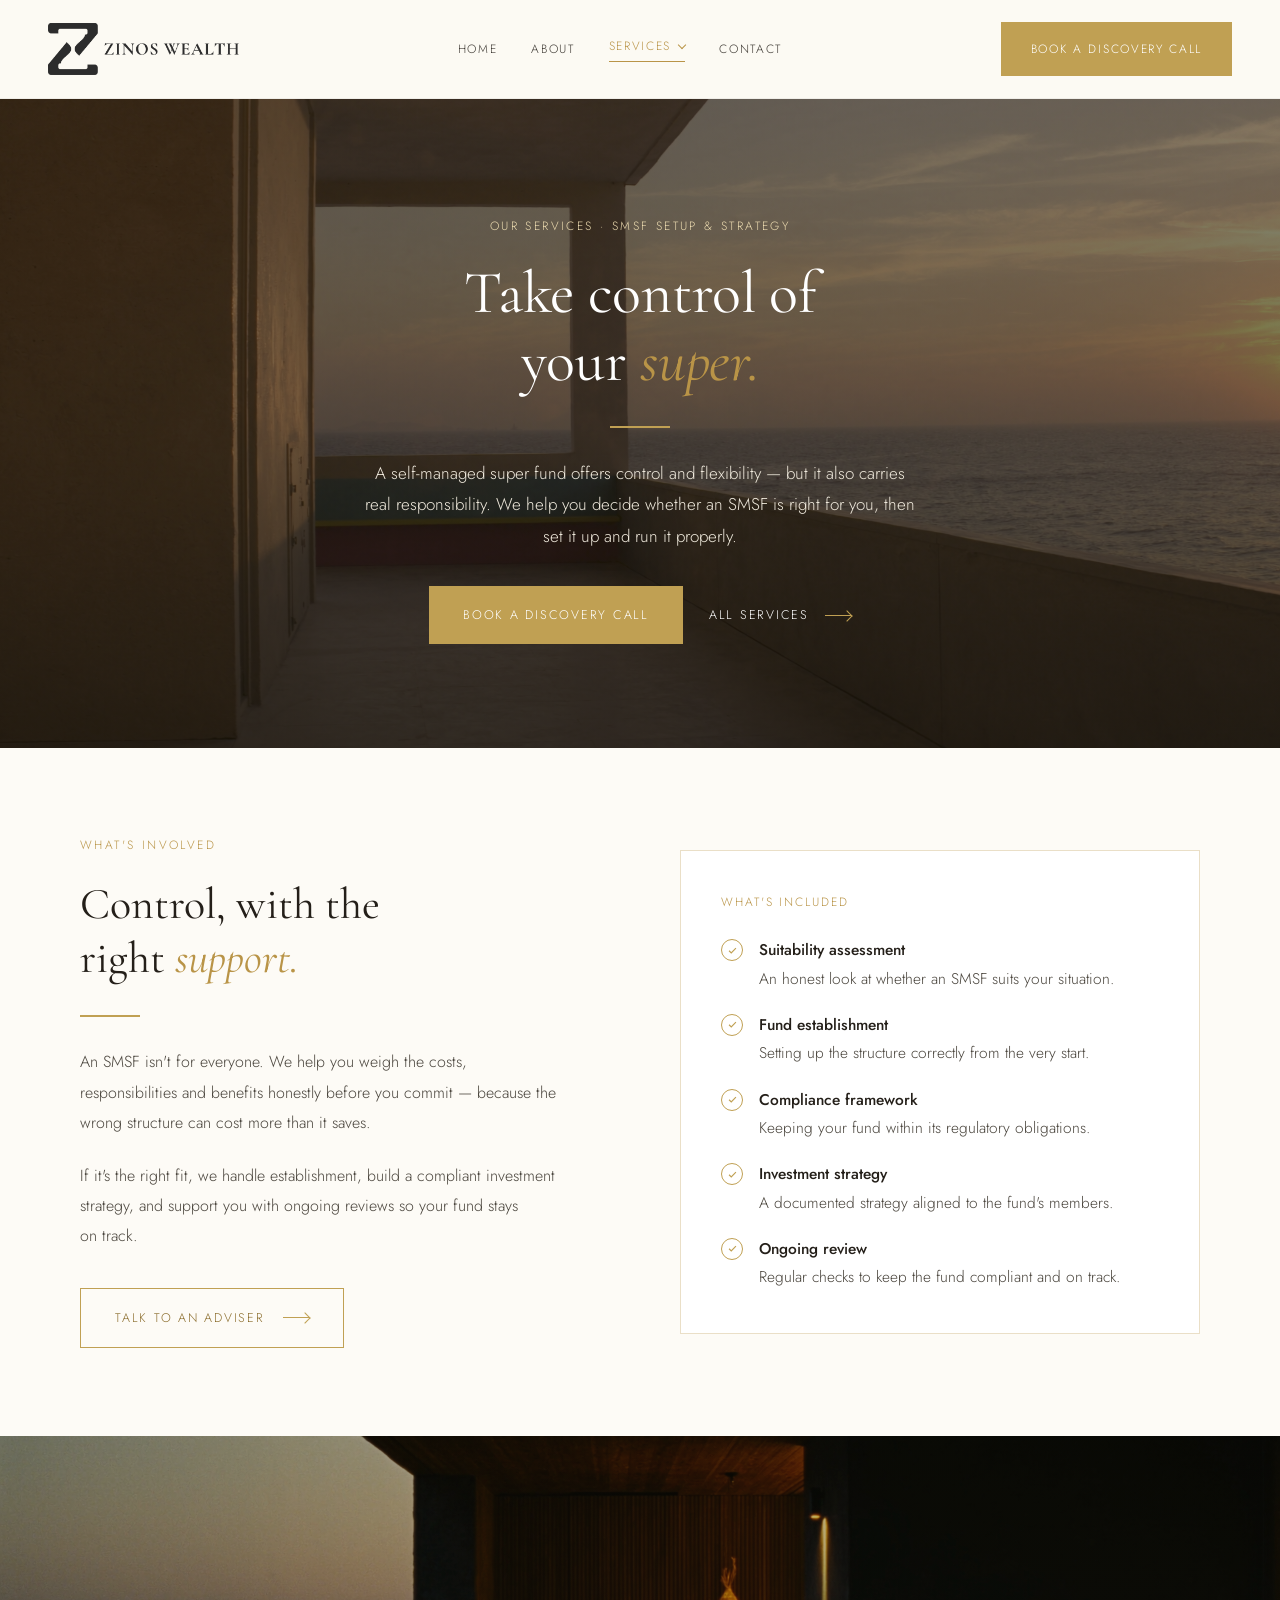
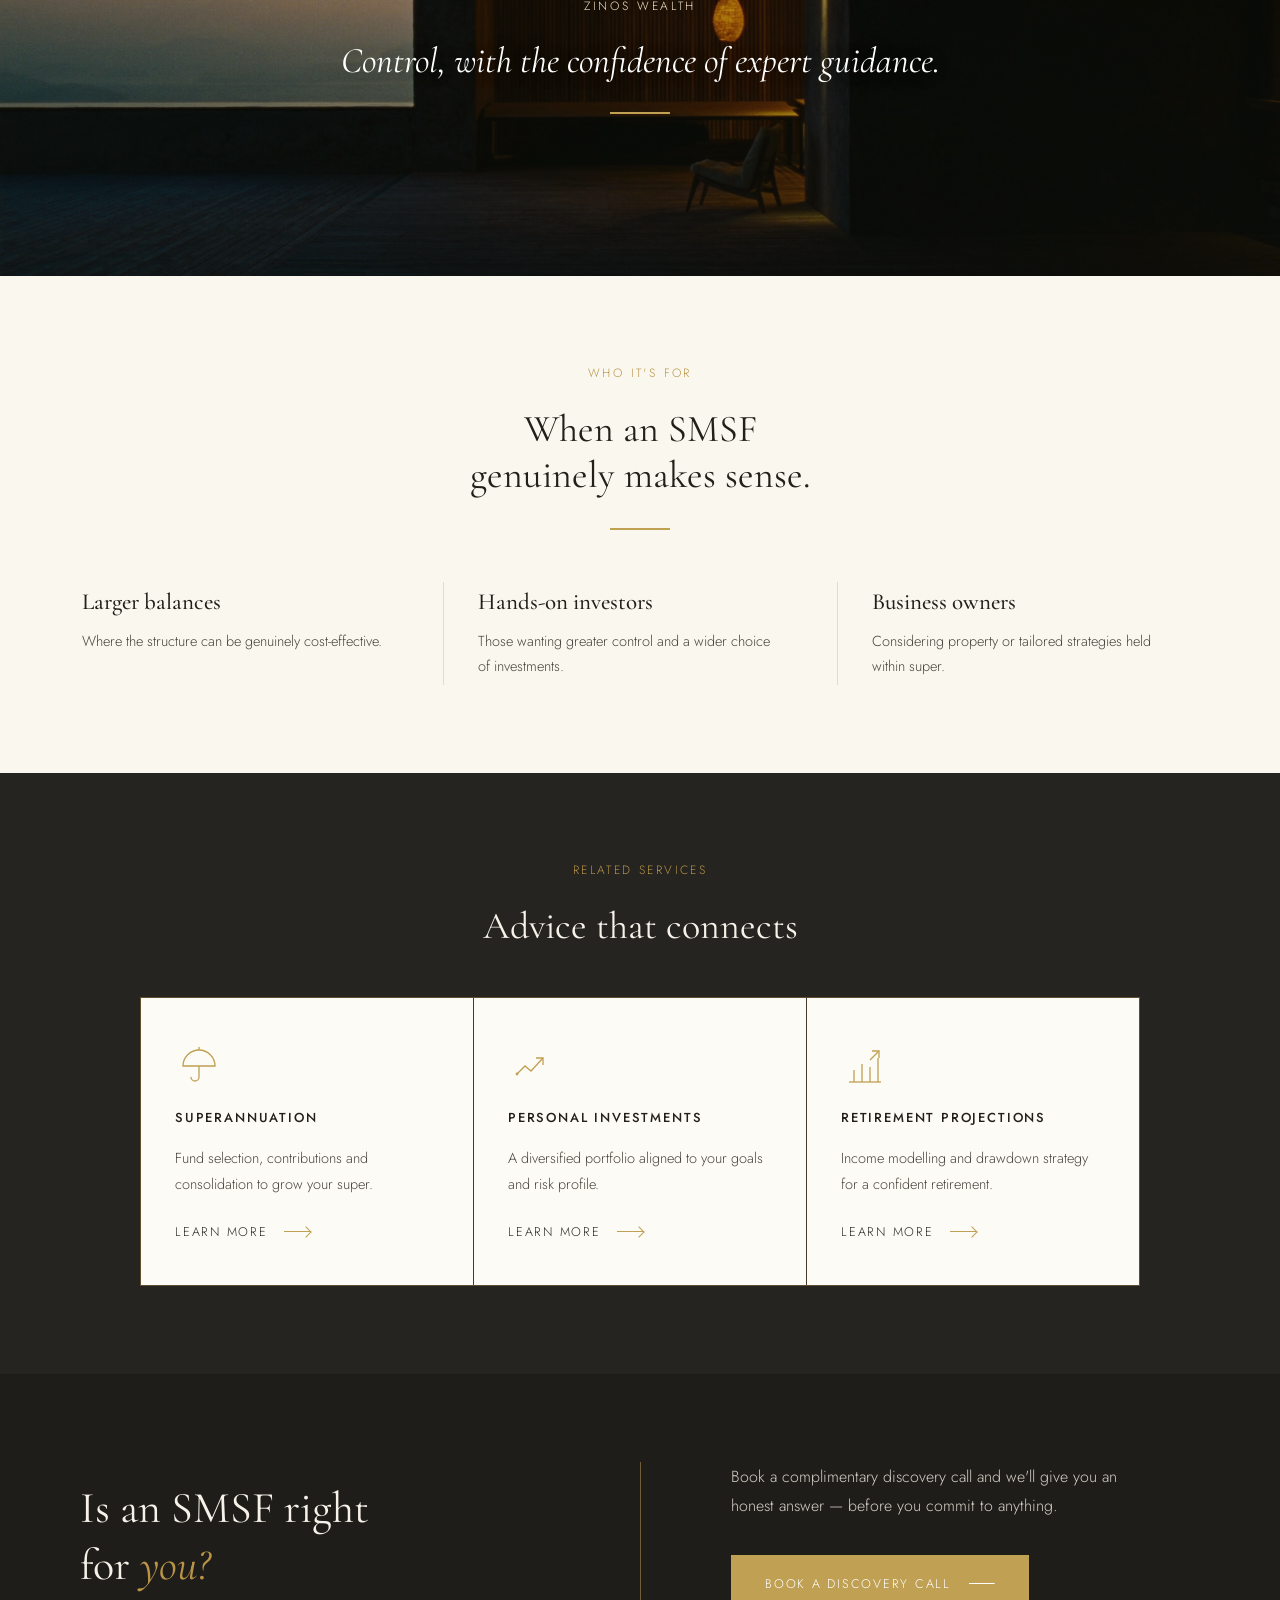
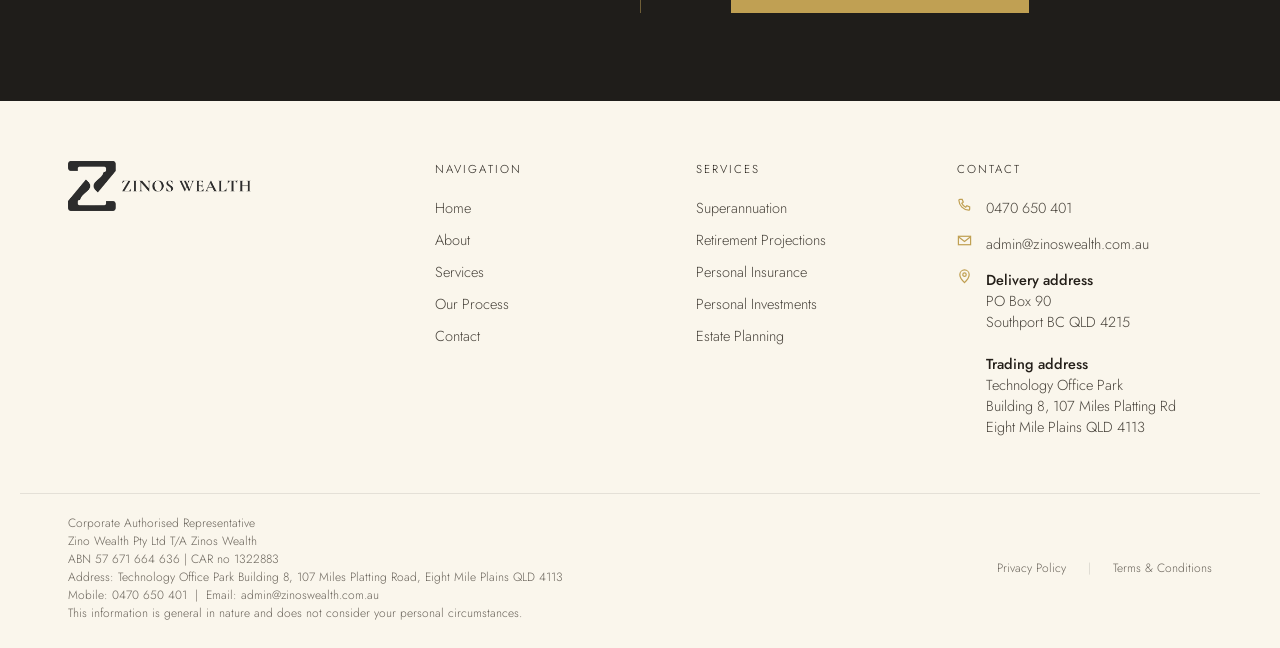
<file: smsf.html>
<!DOCTYPE html>
<html lang="en-AU">
<head>
<meta charset="utf-8">
<meta name="viewport" content="width=device-width, initial-scale=1">
<title>SMSF Setup &amp; Strategy | Zinos Wealth</title>
<meta name="description" content="SMSF advice from Zinos Wealth — honest suitability assessment, fund establishment, compliance framework and investment strategy for self-managed super funds.">
<link rel="preconnect" href="https://fonts.googleapis.com">
<link rel="preconnect" href="https://fonts.gstatic.com" crossorigin>
<link href="https://fonts.googleapis.com/css2?family=Cormorant+Garamond:ital,wght@0,300;0,400;0,500;0,600;1,400;1,500&family=Jost:wght@300;400;500;600&display=swap" rel="stylesheet">
<link rel="icon" href="favicon.ico" sizes="any">
<link rel="icon" type="image/png" href="assets/favicon.png">
<link rel="apple-touch-icon" href="assets/favicon.png">
<link rel="stylesheet" href="styles.css">
</head>
<body>

<header class="hdr">
  <a href="home.html" class="logo"><img src="assets/logo-zinos.png" alt="Zinos Wealth"></a>
  <nav class="nav">
    <a href="home.html">Home</a>
    <a href="about.html">About</a>
    <span class="has-sub">
      <a href="services.html" class="active">Services</a>
      <span class="submenu"><span class="submenu-inner">
        <a href="services.html" class="all">All Services</a>
        <a href="superannuation.html">Superannuation</a>
        <a href="retirement-projections.html">Retirement Projections</a>
        <a href="personal-insurance.html">Personal Insurance</a>
        <a href="cashflow-budgeting.html">Cashflow &amp; Budgeting</a>
        <a href="personal-investments.html">Personal Investments</a>
        <a href="debt-management.html">Debt Management</a>
        <a href="estate-planning.html">Estate Planning</a>
        <a href="smsf.html">SMSF Setup &amp; Strategy</a>
      </span></span>
    </span>
    <a href="contact.html">Contact</a>
  </nav>
  <a href="https://calendly.com/julian_zaffino/quick-consultation?back=1&month=2026-09" target="_blank" rel="noopener" class="hdr-cta">Book a Discovery Call</a>
</header>

<main>
  <section class="page-hero photo">
    <img class="hero-bg" src="assets/svc-smsf.png" alt="Modern coastal architecture overlooking the ocean at sunrise">
    <div class="inner">
      <div class="eyebrow">Our Services · SMSF Setup &amp; Strategy</div>
      <h1>Take control of<br>your <em class="gold">super.</em></h1>
      <hr class="rule center">
      <p>A self-managed super fund offers control and flexibility — but it also carries real responsibility. We help you decide whether an SMSF is right for you, then set it up and run it properly.</p>
      <div style="margin-top:34px;display:flex;gap:26px;justify-content:center;align-items:center;flex-wrap:wrap">
        <a href="https://calendly.com/julian_zaffino/quick-consultation?back=1&month=2026-09" target="_blank" rel="noopener" class="btn btn-gold">Book a Discovery Call</a>
        <a href="services.html" class="link-arrow">All Services <span class="arrow"></span></a>
      </div>
    </div>
  </section>

  <section class="section paper">
    <div class="split">
      <div>
        <div class="eyebrow">What's involved</div>
        <h2>Control, with the<br>right <em class="gold">support.</em></h2>
        <hr class="rule">
        <p>An SMSF isn't for everyone. We help you weigh the costs, responsibilities and benefits honestly before you commit — because the wrong structure can cost more than it saves.</p>
        <p>If it's the right fit, we handle establishment, build a compliant investment strategy, and support you with ongoing reviews so your fund stays on track.</p>
        <a href="contact.html" class="btn btn-ghost" style="margin-top:14px">Talk to an adviser <span class="arrow"></span></a>
      </div>
      <div class="included-card">
        <div class="cap">What's included</div>
        <ul class="checklist">
          <li><span class="tick"><svg viewBox="0 0 16 16" fill="none" stroke="#C0A053" stroke-width="1.7"><path d="M3 8.4l3.2 3.2L13 4.6"/></svg></span><span><strong>Suitability assessment</strong>An honest look at whether an SMSF suits your situation.</span></li>
          <li><span class="tick"><svg viewBox="0 0 16 16" fill="none" stroke="#C0A053" stroke-width="1.7"><path d="M3 8.4l3.2 3.2L13 4.6"/></svg></span><span><strong>Fund establishment</strong>Setting up the structure correctly from the very start.</span></li>
          <li><span class="tick"><svg viewBox="0 0 16 16" fill="none" stroke="#C0A053" stroke-width="1.7"><path d="M3 8.4l3.2 3.2L13 4.6"/></svg></span><span><strong>Compliance framework</strong>Keeping your fund within its regulatory obligations.</span></li>
          <li><span class="tick"><svg viewBox="0 0 16 16" fill="none" stroke="#C0A053" stroke-width="1.7"><path d="M3 8.4l3.2 3.2L13 4.6"/></svg></span><span><strong>Investment strategy</strong>A documented strategy aligned to the fund's members.</span></li>
          <li><span class="tick"><svg viewBox="0 0 16 16" fill="none" stroke="#C0A053" stroke-width="1.7"><path d="M3 8.4l3.2 3.2L13 4.6"/></svg></span><span><strong>Ongoing review</strong>Regular checks to keep the fund compliant and on track.</span></li>
        </ul>
      </div>
    </div>
  </section>

  <section class="img-band">
    <img src="assets/hero-smsf.png" alt="Minimalist modern coastal villa at dawn">
    <div class="veil"></div>
    <div class="band-inner">
      <div class="k">Zinos Wealth</div>
      <p>Control, with the confidence of expert guidance.</p>
      <div class="band-rule"></div>
    </div>
  </section>

  <section class="section">
    <div class="inner" style="text-align:center">
      <div class="eyebrow">Who it's for</div>
      <h2 style="font-size:38px">When an SMSF<br>genuinely makes sense.</h2>
      <hr class="rule center">
    </div>
    <div class="who-grid">
      <div class="who"><h3>Larger balances</h3><p>Where the structure can be genuinely cost-effective.</p></div>
      <div class="who"><h3>Hands-on investors</h3><p>Those wanting greater control and a wider choice of investments.</p></div>
      <div class="who"><h3>Business owners</h3><p>Considering property or tailored strategies held within super.</p></div>
    </div>
  </section>

  <section class="section dark">
    <div class="inner" style="text-align:center;margin-bottom:8px">
      <div class="eyebrow">Related services</div>
      <h2 style="color:#F6F2E9;font-size:38px">Advice that connects</h2>
    </div>
    <div class="svc-grid" style="max-width:1000px;margin:48px auto 0">
      <a class="svc-card" href="superannuation.html">
        <svg class="ico" viewBox="0 0 48 48" fill="none" stroke="#C0A053" stroke-width="1.3"><path d="M8 24c0-8.8 7.2-16 16-16s16 7.2 16 16H8z"/><path d="M24 24v11c0 2.2-1.8 4-4 4s-4-1.8-4-4"/><path d="M24 5v3"/></svg>
        <h3>Superannuation</h3><p>Fund selection, contributions and consolidation to grow your super.</p>
        <span class="more link-arrow">Learn more <span class="arrow"></span></span>
      </a>
      <a class="svc-card" href="personal-investments.html">
        <svg class="ico" viewBox="0 0 48 48" fill="none" stroke="#C0A053" stroke-width="1.3"><path d="M9 32l8-8 6 5 12-13"/><path d="M28 16h7v7"/><circle cx="9" cy="32" r="1.4" fill="#C0A053" stroke="none"/></svg>
        <h3>Personal Investments</h3><p>A diversified portfolio aligned to your goals and risk profile.</p>
        <span class="more link-arrow">Learn more <span class="arrow"></span></span>
      </a>
      <a class="svc-card" href="retirement-projections.html">
        <svg class="ico" viewBox="0 0 48 48" fill="none" stroke="#C0A053" stroke-width="1.3"><path d="M8 40h32"/><path d="M13 40V28M21 40V22M29 40V25M37 40V16"/><path d="M31 9h7v7"/><path d="M38 9l-9 9"/></svg>
        <h3>Retirement Projections</h3><p>Income modelling and drawdown strategy for a confident retirement.</p>
        <span class="more link-arrow">Learn more <span class="arrow"></span></span>
      </a>
    </div>
  </section>

  <section class="section cta-band" style="background:#1F1D1A">
    <div class="inner">
      <div class="cta-left">
        <h2>Is an SMSF right<br>for <em class="gold">you?</em></h2>
      </div>
      <div class="cta-right">
        <p>Book a complimentary discovery call and we'll give you an honest answer — before you commit to anything.</p>
        <a href="https://calendly.com/julian_zaffino/quick-consultation?back=1&month=2026-09" target="_blank" rel="noopener" class="btn btn-gold">Book a Discovery Call <span class="arrow" style="background:#fff"></span></a>
      </div>
    </div>
  </section>
</main>

<footer>
  <div class="foot-grid">
    <div style="display:flex;align-items:flex-start"><img src="assets/logo-zinos.png" alt="Zinos Wealth"></div>
    <div class="foot-col">
      <div class="h">Navigation</div>
      <div class="links">
        <a href="home.html">Home</a>
        <a href="about.html">About</a>
        <a href="services.html">Services</a>
        <a href="services.html#process">Our Process</a>
        <a href="contact.html">Contact</a>
      </div>
    </div>
    <div class="foot-col">
      <div class="h">Services</div>
      <div class="links">
        <a href="superannuation.html">Superannuation</a>
        <a href="retirement-projections.html">Retirement Projections</a>
        <a href="personal-insurance.html">Personal Insurance</a>
        <a href="personal-investments.html">Personal Investments</a>
        <a href="estate-planning.html">Estate Planning</a>
      </div>
    </div>
    <div class="foot-col">
      <div class="h">Contact</div>
      <div class="foot-contact">
        <div class="row"><svg width="15" height="15" viewBox="0 0 16 16" fill="none" stroke="#C0A053" stroke-width="1.3"><path d="M3 2.5h2.5l1.2 3-1.6 1.2a8 8 0 004.2 4.2l1.2-1.6 3 1.2V13c0 .6-.5 1-1 1A11 11 0 012 3.5c0-.6.4-1 1-1z"/></svg><span>0470 650 401</span></div>
        <div class="row"><svg width="15" height="15" viewBox="0 0 16 16" fill="none" stroke="#C0A053" stroke-width="1.3"><rect x="1.5" y="3.5" width="13" height="9"/><path d="M1.5 4l6.5 5 6.5-5"/></svg><span>admin@zinoswealth.com.au</span></div>
        <div class="row"><svg width="15" height="15" viewBox="0 0 16 16" fill="none" stroke="#C0A053" stroke-width="1.3"><path d="M8 14.5s5-5 5-8.5a5 5 0 00-10 0c0 3.5 5 8.5 5 8.5z"/><circle cx="8" cy="6" r="1.8"/></svg><span><strong style="font-weight:500;color:#241F19">Delivery address</strong><br>PO Box 90<br>Southport BC QLD 4215<br><br><strong style="font-weight:500;color:#241F19">Trading address</strong><br>Technology Office Park<br>Building 8, 107 Miles Platting Rd<br>Eight Mile Plains QLD 4113</span></div>
      </div>
    </div>
  </div>
  <div class="foot-bot">
    <div>Corporate Authorised Representative<br>Zino Wealth Pty Ltd T/A Zinos Wealth<br>ABN 57 671 664 636 | CAR no 1322883<br>Address: Technology Office Park Building 8, 107 Miles Platting Road, Eight Mile Plains QLD 4113<br>Mobile: 0470 650 401 &nbsp;|&nbsp; Email: admin@zinoswealth.com.au<br>This information is general in nature and does not consider your personal circumstances.</div>
    <div style="display:flex;align-items:center;gap:22px;white-space:nowrap">
      <a href="#">Privacy Policy</a><span class="sep">|</span><a href="#">Terms &amp; Conditions</a>
    </div>
  </div>
</footer>

</body>
</html>
</file>
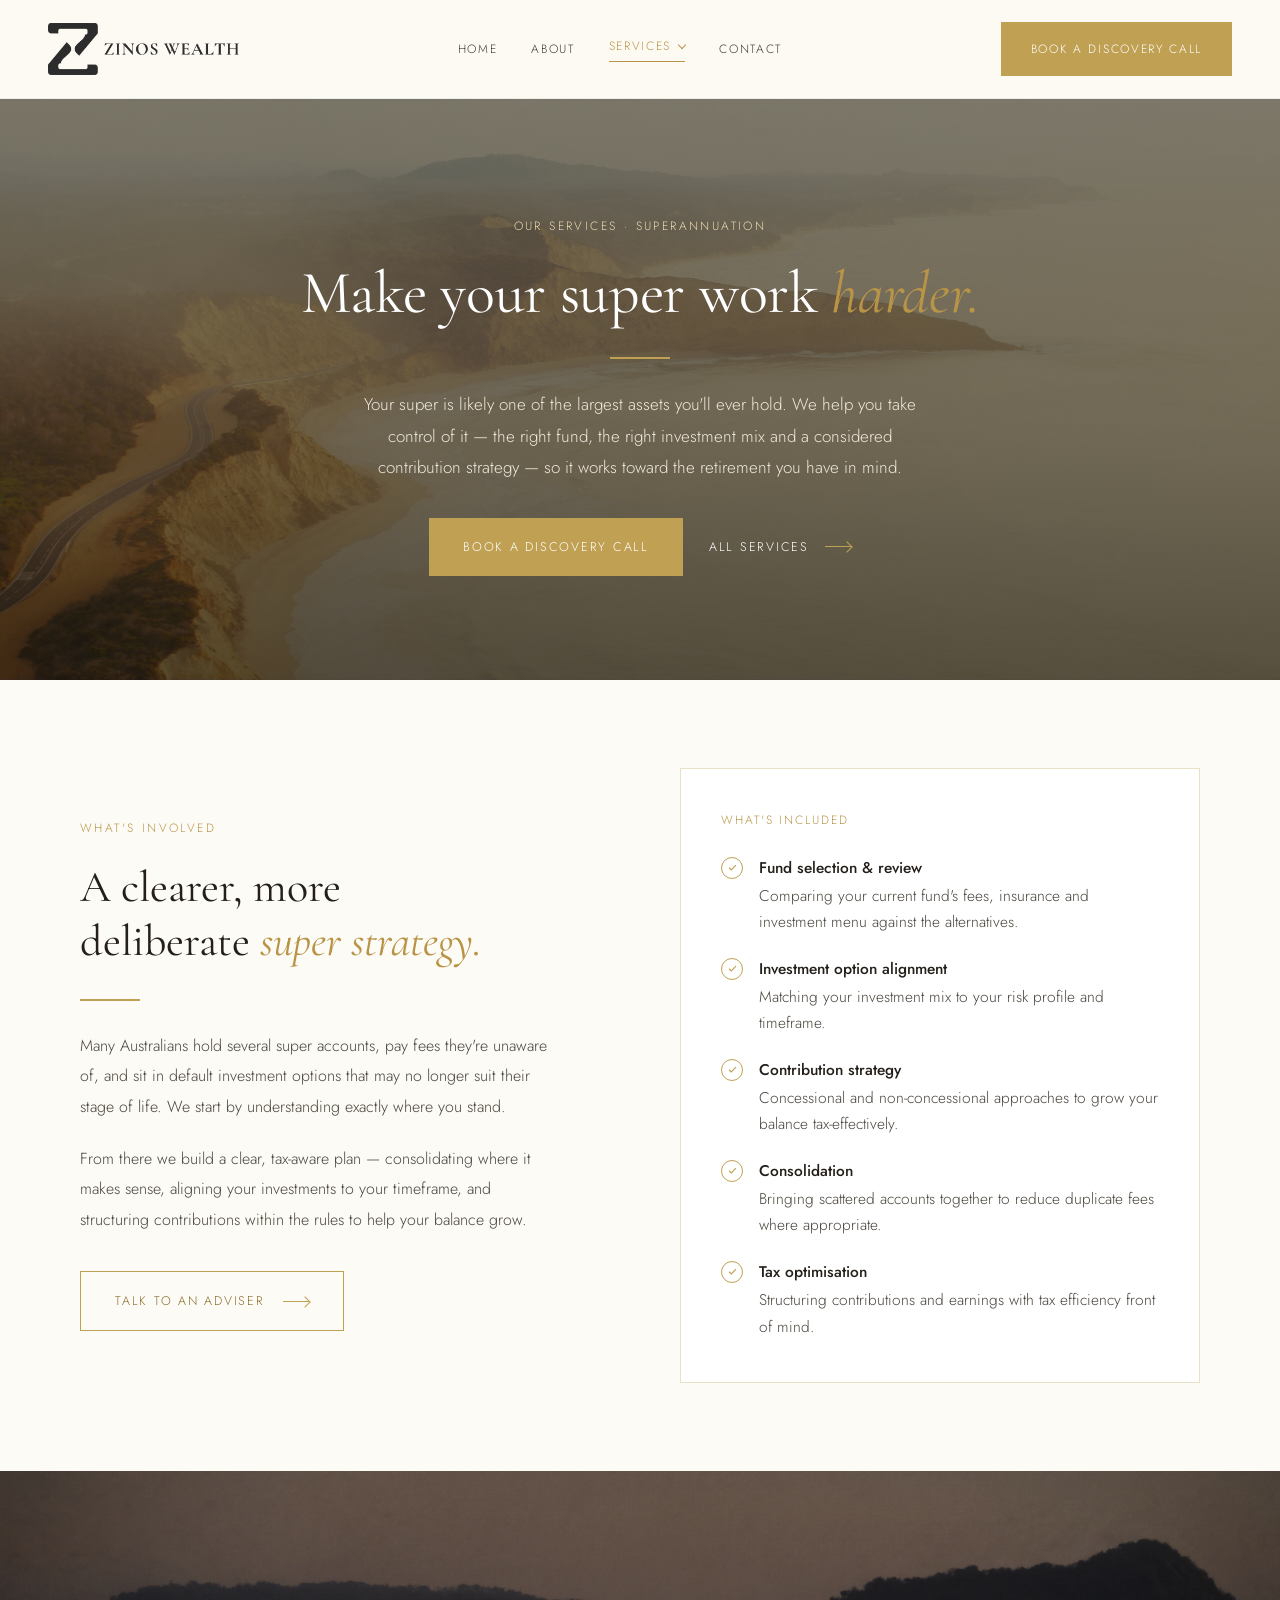
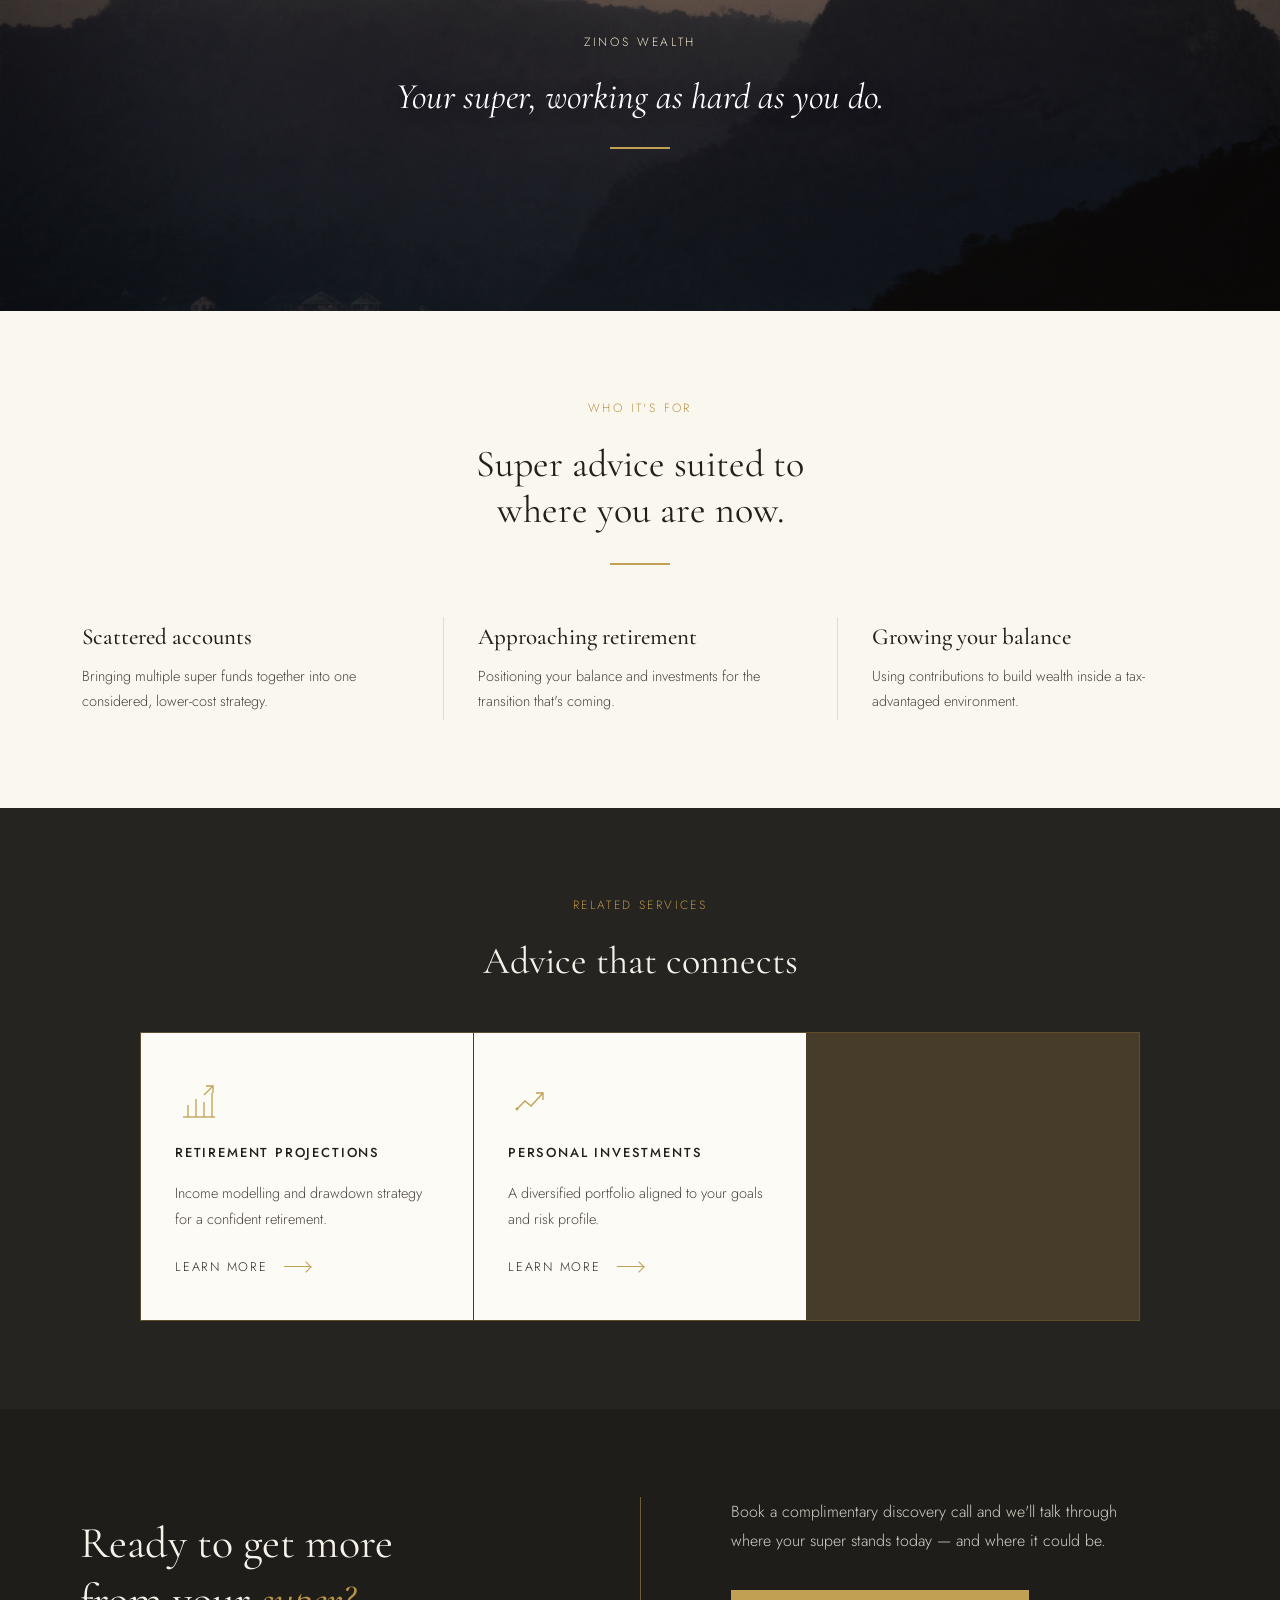
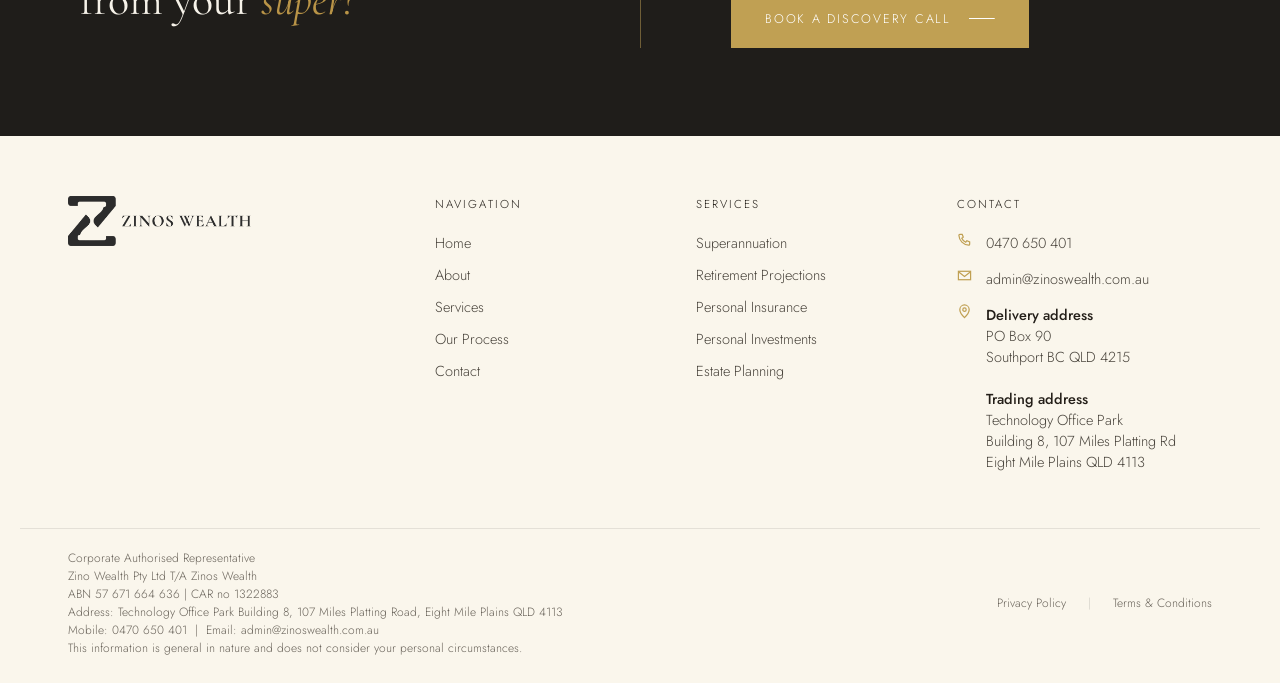
<file: superannuation.html>
<!DOCTYPE html>
<html lang="en-AU">
<head>
<meta charset="utf-8">
<meta name="viewport" content="width=device-width, initial-scale=1">
<title>Superannuation | Zinos Wealth</title>
<meta name="description" content="Superannuation advice from Zinos Wealth — fund selection, investment options, contribution strategy, consolidation and tax optimisation for a stronger retirement.">
<link rel="preconnect" href="https://fonts.googleapis.com">
<link rel="preconnect" href="https://fonts.gstatic.com" crossorigin>
<link href="https://fonts.googleapis.com/css2?family=Cormorant+Garamond:ital,wght@0,300;0,400;0,500;0,600;1,400;1,500&family=Jost:wght@300;400;500;600&display=swap" rel="stylesheet">
<link rel="icon" href="favicon.ico" sizes="any">
<link rel="icon" type="image/png" href="assets/favicon.png">
<link rel="apple-touch-icon" href="assets/favicon.png">
<link rel="stylesheet" href="styles.css">
</head>
<body>

<header class="hdr">
  <a href="home.html" class="logo"><img src="assets/logo-zinos.png" alt="Zinos Wealth"></a>
  <nav class="nav">
    <a href="home.html">Home</a>
    <a href="about.html">About</a>
    <span class="has-sub">
      <a href="services.html" class="active">Services</a>
      <span class="submenu"><span class="submenu-inner">
        <a href="services.html" class="all">All Services</a>
        <a href="superannuation.html">Superannuation</a>
        <a href="retirement-projections.html">Retirement Projections</a>
        <a href="personal-insurance.html">Personal Insurance</a>
        <a href="cashflow-budgeting.html">Cashflow &amp; Budgeting</a>
        <a href="personal-investments.html">Personal Investments</a>
        <a href="debt-management.html">Debt Management</a>
        <a href="estate-planning.html">Estate Planning</a>
      </span></span>
    </span>
    <a href="contact.html">Contact</a>
  </nav>
  <a href="https://calendly.com/julian_zaffino/quick-consultation?back=1&month=2026-09" target="_blank" rel="noopener" class="hdr-cta">Book a Discovery Call</a>
</header>

<main>
  <section class="page-hero photo">
    <img class="hero-bg" src="assets/svc-superannuation.png" alt="Coastal road along golden headlands at sunrise">
    <div class="inner">
      <div class="eyebrow">Our Services · Superannuation</div>
      <h1>Make your super work <em class="gold">harder.</em></h1>
      <hr class="rule center">
      <p>Your super is likely one of the largest assets you'll ever hold. We help you take control of it — the right fund, the right investment mix and a considered contribution strategy — so it works toward the retirement you have in mind.</p>
      <div style="margin-top:34px;display:flex;gap:26px;justify-content:center;align-items:center;flex-wrap:wrap">
        <a href="https://calendly.com/julian_zaffino/quick-consultation?back=1&month=2026-09" target="_blank" rel="noopener" class="btn btn-gold">Book a Discovery Call</a>
        <a href="services.html" class="link-arrow">All Services <span class="arrow"></span></a>
      </div>
    </div>
  </section>

  <section class="section paper">
    <div class="split">
      <div>
        <div class="eyebrow">What's involved</div>
        <h2>A clearer, more<br>deliberate <em class="gold">super strategy.</em></h2>
        <hr class="rule">
        <p>Many Australians hold several super accounts, pay fees they're unaware of, and sit in default investment options that may no longer suit their stage of life. We start by understanding exactly where you stand.</p>
        <p>From there we build a clear, tax-aware plan — consolidating where it makes sense, aligning your investments to your timeframe, and structuring contributions within the rules to help your balance grow.</p>
        <a href="contact.html" class="btn btn-ghost" style="margin-top:14px">Talk to an adviser <span class="arrow"></span></a>
      </div>
      <div class="included-card">
        <div class="cap">What's included</div>
        <ul class="checklist">
          <li><span class="tick"><svg viewBox="0 0 16 16" fill="none" stroke="#C0A053" stroke-width="1.7"><path d="M3 8.4l3.2 3.2L13 4.6"/></svg></span><span><strong>Fund selection &amp; review</strong>Comparing your current fund's fees, insurance and investment menu against the alternatives.</span></li>
          <li><span class="tick"><svg viewBox="0 0 16 16" fill="none" stroke="#C0A053" stroke-width="1.7"><path d="M3 8.4l3.2 3.2L13 4.6"/></svg></span><span><strong>Investment option alignment</strong>Matching your investment mix to your risk profile and timeframe.</span></li>
          <li><span class="tick"><svg viewBox="0 0 16 16" fill="none" stroke="#C0A053" stroke-width="1.7"><path d="M3 8.4l3.2 3.2L13 4.6"/></svg></span><span><strong>Contribution strategy</strong>Concessional and non-concessional approaches to grow your balance tax-effectively.</span></li>
          <li><span class="tick"><svg viewBox="0 0 16 16" fill="none" stroke="#C0A053" stroke-width="1.7"><path d="M3 8.4l3.2 3.2L13 4.6"/></svg></span><span><strong>Consolidation</strong>Bringing scattered accounts together to reduce duplicate fees where appropriate.</span></li>
          <li><span class="tick"><svg viewBox="0 0 16 16" fill="none" stroke="#C0A053" stroke-width="1.7"><path d="M3 8.4l3.2 3.2L13 4.6"/></svg></span><span><strong>Tax optimisation</strong>Structuring contributions and earnings with tax efficiency front of mind.</span></li>
        </ul>
      </div>
    </div>
  </section>

  <section class="img-band">
    <img src="assets/hero-superannuation.png" alt="Silhouetted coastal headlands at dusk">
    <div class="veil"></div>
    <div class="band-inner">
      <div class="k">Zinos Wealth</div>
      <p>Your super, working as hard as you do.</p>
      <div class="band-rule"></div>
    </div>
  </section>

  <section class="section">
    <div class="inner" style="text-align:center">
      <div class="eyebrow">Who it's for</div>
      <h2 style="font-size:38px">Super advice suited to<br>where you are now.</h2>
      <hr class="rule center">
    </div>
    <div class="who-grid">
      <div class="who"><h3>Scattered accounts</h3><p>Bringing multiple super funds together into one considered, lower-cost strategy.</p></div>
      <div class="who"><h3>Approaching retirement</h3><p>Positioning your balance and investments for the transition that's coming.</p></div>
      <div class="who"><h3>Growing your balance</h3><p>Using contributions to build wealth inside a tax-advantaged environment.</p></div>
    </div>
  </section>

  <section class="section dark">
    <div class="inner" style="text-align:center;margin-bottom:8px">
      <div class="eyebrow">Related services</div>
      <h2 style="color:#F6F2E9;font-size:38px">Advice that connects</h2>
    </div>
    <div class="svc-grid" style="max-width:1000px;margin:48px auto 0">
      <a class="svc-card" href="retirement-projections.html">
        <svg class="ico" viewBox="0 0 48 48" fill="none" stroke="#C0A053" stroke-width="1.3"><path d="M8 40h32"/><path d="M13 40V28M21 40V22M29 40V25M37 40V16"/><path d="M31 9h7v7"/><path d="M38 9l-9 9"/></svg>
        <h3>Retirement Projections</h3><p>Income modelling and drawdown strategy for a confident retirement.</p>
        <span class="more link-arrow">Learn more <span class="arrow"></span></span>
      </a>
      <a class="svc-card" href="personal-investments.html">
        <svg class="ico" viewBox="0 0 48 48" fill="none" stroke="#C0A053" stroke-width="1.3"><path d="M9 32l8-8 6 5 12-13"/><path d="M28 16h7v7"/><circle cx="9" cy="32" r="1.4" fill="#C0A053" stroke="none"/></svg>
        <h3>Personal Investments</h3><p>A diversified portfolio aligned to your goals and risk profile.</p>
        <span class="more link-arrow">Learn more <span class="arrow"></span></span>
      </a>
    </div>
  </section>

  <section class="section cta-band" style="background:#1F1D1A">
    <div class="inner">
      <div class="cta-left">
        <h2>Ready to get more<br>from your <em class="gold">super?</em></h2>
      </div>
      <div class="cta-right">
        <p>Book a complimentary discovery call and we'll talk through where your super stands today — and where it could be.</p>
        <a href="https://calendly.com/julian_zaffino/quick-consultation?back=1&month=2026-09" target="_blank" rel="noopener" class="btn btn-gold">Book a Discovery Call <span class="arrow" style="background:#fff"></span></a>
      </div>
    </div>
  </section>
</main>

<footer>
  <div class="foot-grid">
    <div style="display:flex;align-items:flex-start"><img src="assets/logo-zinos.png" alt="Zinos Wealth"></div>
    <div class="foot-col">
      <div class="h">Navigation</div>
      <div class="links">
        <a href="home.html">Home</a>
        <a href="about.html">About</a>
        <a href="services.html">Services</a>
        <a href="services.html#process">Our Process</a>
        <a href="contact.html">Contact</a>
      </div>
    </div>
    <div class="foot-col">
      <div class="h">Services</div>
      <div class="links">
        <a href="superannuation.html">Superannuation</a>
        <a href="retirement-projections.html">Retirement Projections</a>
        <a href="personal-insurance.html">Personal Insurance</a>
        <a href="personal-investments.html">Personal Investments</a>
        <a href="estate-planning.html">Estate Planning</a>
      </div>
    </div>
    <div class="foot-col">
      <div class="h">Contact</div>
      <div class="foot-contact">
        <div class="row"><svg width="15" height="15" viewBox="0 0 16 16" fill="none" stroke="#C0A053" stroke-width="1.3"><path d="M3 2.5h2.5l1.2 3-1.6 1.2a8 8 0 004.2 4.2l1.2-1.6 3 1.2V13c0 .6-.5 1-1 1A11 11 0 012 3.5c0-.6.4-1 1-1z"/></svg><span>0470 650 401</span></div>
        <div class="row"><svg width="15" height="15" viewBox="0 0 16 16" fill="none" stroke="#C0A053" stroke-width="1.3"><rect x="1.5" y="3.5" width="13" height="9"/><path d="M1.5 4l6.5 5 6.5-5"/></svg><span>admin@zinoswealth.com.au</span></div>
        <div class="row"><svg width="15" height="15" viewBox="0 0 16 16" fill="none" stroke="#C0A053" stroke-width="1.3"><path d="M8 14.5s5-5 5-8.5a5 5 0 00-10 0c0 3.5 5 8.5 5 8.5z"/><circle cx="8" cy="6" r="1.8"/></svg><span><strong style="font-weight:500;color:#241F19">Delivery address</strong><br>PO Box 90<br>Southport BC QLD 4215<br><br><strong style="font-weight:500;color:#241F19">Trading address</strong><br>Technology Office Park<br>Building 8, 107 Miles Platting Rd<br>Eight Mile Plains QLD 4113</span></div>
      </div>
    </div>
  </div>
  <div class="foot-bot">
    <div>Corporate Authorised Representative<br>Zino Wealth Pty Ltd T/A Zinos Wealth<br>ABN 57 671 664 636 | CAR no 1322883<br>Address: Technology Office Park Building 8, 107 Miles Platting Road, Eight Mile Plains QLD 4113<br>Mobile: 0470 650 401 &nbsp;|&nbsp; Email: admin@zinoswealth.com.au<br>This information is general in nature and does not consider your personal circumstances.</div>
    <div style="display:flex;align-items:center;gap:22px;white-space:nowrap">
      <a href="#">Privacy Policy</a><span class="sep">|</span><a href="#">Terms &amp; Conditions</a>
    </div>
  </div>
</footer>

</body>
</html>
</file>
<file: styles.css>
/* ==========================================================================
   Zinos Wealth — shared site styles
   Palette: cream #FAF7EF · gold #C0A053 / #B99447 · ink #241F19 · dark #262421
   Type:    Cormorant Garamond (headings) · Jost (body)
   ========================================================================== */

:root{
  --cream:#FAF7EF;
  --cream-2:#FAF6EC;
  --cream-3:#FDFBF6;
  --panel:#FCFAF3;
  --ink:#241F19;
  --body:#2C2A26;
  --muted:#4A453D;
  --soft:#6A645B;
  --gold:#C0A053;
  --gold-2:#B99447;
  --gold-deep:#8C6E2E;
  --gold-hover:#A9873D;
  --dark:#262421;
  --dark-soft:#C9C4BB;
  --line:rgba(0,0,0,.05);
  --serif:'Cormorant Garamond',Georgia,serif;
  --sans:'Jost',system-ui,-apple-system,Segoe UI,sans-serif;
}

*{box-sizing:border-box}
html{scroll-behavior:smooth}
body{
  margin:0;
  background:var(--cream);
  color:var(--body);
  font-family:var(--sans);
  font-weight:300;
  -webkit-font-smoothing:antialiased;
  overflow-x:hidden;
}
img{max-width:100%;display:block}
a{color:var(--gold-2);text-decoration:none;transition:color .2s ease}
a:hover{color:var(--gold-deep)}

/* ---- shared helpers ---------------------------------------------------- */
.eyebrow{font-size:12px;letter-spacing:.2em;color:var(--gold-2);text-transform:uppercase;margin-bottom:24px}
.rule{width:60px;height:2px;background:var(--gold);border:0;margin:30px 0}
.rule.center{margin-left:auto;margin-right:auto}
.serif{font-family:var(--serif)}
em.gold{font-style:italic;color:var(--gold-2)}
.wrap{max-width:1180px;margin:0 auto}

h1,h2,h3{font-family:var(--serif);font-weight:400;color:var(--ink);margin:0}
p{text-wrap:pretty}

/* ---- buttons ----------------------------------------------------------- */
.btn{
  display:inline-flex;align-items:center;gap:18px;
  font-size:12.5px;letter-spacing:.14em;text-transform:uppercase;
  padding:20px 34px;cursor:pointer;border:0;font-family:var(--sans);
  transition:background .2s ease,color .2s ease,border-color .2s ease;
}
.btn-gold{background:var(--gold);color:#fff}
.btn-gold:hover{background:var(--gold-hover);color:#fff}
.btn-ghost{background:transparent;border:1px solid var(--gold);color:var(--gold-deep)}
.btn-ghost:hover{background:var(--gold);color:#fff}
.btn-arrow::after{
  content:"";width:26px;height:1px;background:currentColor;position:relative;display:block;
}
.link-arrow{display:inline-flex;align-items:center;gap:16px;font-size:12.5px;letter-spacing:.14em;text-transform:uppercase;color:var(--body)}
.link-arrow:hover{color:var(--gold-2)}
.arrow{display:inline-block;width:26px;height:1px;background:var(--gold);position:relative}
.arrow::after{content:"";position:absolute;right:0;top:-3px;width:7px;height:7px;border-top:1px solid var(--gold);border-right:1px solid var(--gold);transform:rotate(45deg)}

/* ---- header / nav ------------------------------------------------------ */
.hdr{display:flex;align-items:center;justify-content:space-between;gap:32px;
  padding:22px 48px;background:var(--panel);border-bottom:1px solid var(--line);
  position:sticky;top:0;z-index:50}
.hdr .logo img{height:52px;width:auto}
.nav{display:flex;align-items:center;gap:34px;font-size:12px;letter-spacing:.14em;white-space:nowrap;text-transform:uppercase}
.nav a{color:#403C36}
.nav a:hover{color:var(--gold-2)}
.nav a.active{color:var(--gold-2);padding-bottom:6px;border-bottom:1px solid var(--gold-2)}
.hdr-cta{background:var(--gold);color:#fff;font-size:12px;letter-spacing:.14em;padding:18px 30px;text-transform:uppercase;white-space:nowrap}
.hdr-cta:hover{background:var(--gold-hover);color:#fff}

/* ---- nav dropdown ------------------------------------------------------ */
.nav .has-sub{position:relative;display:inline-flex;align-items:center}
.nav .has-sub > a::after{content:"";display:inline-block;width:5px;height:5px;border-right:1px solid currentColor;border-bottom:1px solid currentColor;transform:rotate(45deg);margin-left:8px;position:relative;top:-2px;transition:transform .2s ease}
.nav .has-sub:hover > a::after{top:0;transform:rotate(225deg)}
.nav .submenu{position:absolute;top:100%;left:50%;transform:translateX(-50%);padding-top:16px;
  display:flex;flex-direction:column;min-width:236px;
  opacity:0;visibility:hidden;transition:opacity .18s ease,visibility .18s ease;z-index:60}
.nav .has-sub:hover .submenu{opacity:1;visibility:visible}
.nav .submenu-inner{background:#FCFAF3;border:1px solid rgba(0,0,0,.08);box-shadow:0 16px 34px rgba(0,0,0,.10);padding:12px 0;display:flex;flex-direction:column}
.nav .submenu a{padding:10px 24px;color:#403C36;font-size:12.5px;letter-spacing:.02em;text-transform:none;white-space:nowrap;border-bottom:0}
.nav .submenu a:hover{color:var(--gold-2);background:rgba(185,148,71,.08)}
.nav .submenu a.all{color:var(--gold-2);border-bottom:1px solid rgba(0,0,0,.08);margin-bottom:6px;padding-bottom:14px}
@media(max-width:920px){
  .nav .has-sub{display:flex;flex-direction:column;width:100%;align-items:center}
  .nav .has-sub > a::after{display:none}
  .nav .submenu{position:static;transform:none;padding-top:12px;opacity:1;visibility:visible;flex-direction:row;flex-wrap:wrap;justify-content:center;min-width:0}
  .nav .submenu-inner{background:transparent;border:0;box-shadow:none;padding:0;flex-direction:row;flex-wrap:wrap;justify-content:center;gap:6px 4px}
  .nav .submenu a{padding:6px 12px;font-size:11px;letter-spacing:.08em}
  .nav .submenu a.all{border-bottom:0;margin-bottom:0;padding-bottom:6px}
}

/* ---- generic page hero ------------------------------------------------- */
.page-hero{background:linear-gradient(180deg,#FAF6EC 0%,#F7F2E6 100%);padding:88px 48px 78px}
.page-hero .inner{max-width:820px;margin:0 auto;text-align:center;position:relative;z-index:2}
.page-hero h1{font-size:60px;line-height:1.14;letter-spacing:-.005em}
.page-hero p{font-size:17px;line-height:1.85;color:var(--muted);margin:0 auto;max-width:560px}

/* photographic hero variant */
.page-hero.photo{position:relative;background:#241f19;padding:118px 48px 104px;overflow:hidden}
.page-hero.photo .hero-bg{position:absolute;inset:0;width:100%;height:100%;object-fit:cover;z-index:0}
.page-hero.photo::after{content:"";position:absolute;inset:0;z-index:1;
  background:linear-gradient(180deg,rgba(20,17,12,.52) 0%,rgba(20,17,12,.58) 55%,rgba(20,17,12,.70) 100%)}
.page-hero.photo h1{color:#fff}
.page-hero.photo p{color:#EFE9DC}
.page-hero.photo .eyebrow{color:#ECDBB0}
.page-hero.photo .link-arrow{color:#fff}
.page-hero.photo .link-arrow:hover{color:var(--gold-2)}

/* ---- section shells ---------------------------------------------------- */
.section{padding:88px 48px}
.section.cream{background:var(--cream-2)}
.section.paper{background:var(--cream-3)}
.section.dark{background:var(--dark)}
.section .inner{max-width:1120px;margin:0 auto}

/* ---- two-column feature ------------------------------------------------ */
.split{display:grid;grid-template-columns:minmax(0,1fr) minmax(0,1fr);gap:80px;align-items:center;max-width:1120px;margin:0 auto}
.split h2{font-size:44px;line-height:1.22}
.split p{font-size:16px;line-height:1.9;color:var(--muted);margin:0 0 22px;max-width:480px}
.media-frame{position:relative;padding:40px 0 0 40px}
.media-frame .frame{position:absolute;left:0;top:0;right:40px;bottom:40px;border:1px solid var(--gold)}
.media-frame img{position:relative;width:100%;height:480px;object-fit:cover}

/* ---- included list (checklist) ---------------------------------------- */
.checklist{list-style:none;margin:0;padding:0;display:grid;gap:20px}
.checklist li{display:flex;gap:16px;align-items:flex-start;font-size:15.5px;line-height:1.7;color:var(--muted)}
.checklist .tick{flex:none;width:22px;height:22px;border:1px solid var(--gold);border-radius:50%;display:flex;align-items:center;justify-content:center;margin-top:2px}
.checklist .tick svg{width:11px;height:11px}
.checklist strong{color:var(--ink);font-weight:500;display:block;margin-bottom:2px;font-size:15.5px}

/* ---- service card grid ------------------------------------------------- */
.svc-grid{display:grid;grid-template-columns:repeat(3,1fr);gap:1px;background:rgba(185,148,71,.22);border:1px solid rgba(185,148,71,.22);margin-top:56px}
.svc-card{background:var(--cream-3);padding:44px 34px;display:flex;flex-direction:column;gap:18px;transition:background .25s ease}
.svc-card:hover{background:#fff}
.svc-card .ico{width:48px;height:48px}
.svc-card h3{font-family:var(--sans);font-weight:500;font-size:13px;letter-spacing:.14em;text-transform:uppercase;color:var(--ink)}
.svc-card p{font-size:14.5px;line-height:1.8;color:var(--muted);margin:0;flex:1}
.svc-card .more{margin-top:8px}

/* ---- "who it's for" grid ---------------------------------------------- */
.who-grid{display:grid;grid-template-columns:repeat(3,1fr);gap:0;margin-top:52px}
.who{padding:6px 34px}
.who + .who{border-left:1px solid rgba(185,148,71,.28)}
.who h3{font-family:var(--serif);font-weight:500;font-size:23px;color:var(--ink);margin-bottom:12px}
.who p{font-size:14.5px;line-height:1.75;color:var(--muted);margin:0}
@media(max-width:920px){
  .who-grid{grid-template-columns:1fr;gap:34px}
  .who{padding:0 0 0 20px;border-left:2px solid var(--gold)}
  .who + .who{border-left:2px solid var(--gold)}
}

/* ---- included card ----------------------------------------------------- */
.included-card{background:#fff;border:1px solid rgba(185,148,71,.3);padding:42px 40px}
.included-card .cap{font-size:12px;letter-spacing:.16em;text-transform:uppercase;color:var(--gold-2);margin-bottom:26px}

/* ---- cinematic image band --------------------------------------------- */
.img-band{position:relative;height:440px;overflow:hidden;background:#EFE9DB;display:flex;align-items:center;justify-content:center;text-align:center}
.img-band img{position:absolute;inset:0;width:100%;height:100%;object-fit:cover}
.img-band .veil{position:absolute;inset:0;background:linear-gradient(180deg,rgba(24,20,15,.24),rgba(24,20,15,.40))}
.img-band .band-inner{position:relative;max-width:780px;padding:0 32px;color:#fff}
.img-band .band-inner .k{font-size:12px;letter-spacing:.22em;text-transform:uppercase;color:#F1E6CB;margin-bottom:22px}
.img-band .band-inner p{font-family:var(--serif);font-weight:400;font-style:italic;font-size:36px;line-height:1.35;color:#fff;margin:0;text-shadow:0 2px 24px rgba(0,0,0,.28)}
.img-band .band-rule{width:60px;height:2px;background:var(--gold);margin:26px auto 0}
@media(max-width:920px){
  .img-band{height:340px}
  .img-band .band-inner p{font-size:26px}
}

/* ---- process / steps --------------------------------------------------- */
.steps{display:grid;grid-template-columns:repeat(5,1fr);gap:0;margin-top:56px}
.step{padding:0 26px;position:relative}
.step + .step{border-left:1px solid rgba(255,255,255,.14)}
.step .num{font-family:var(--serif);font-size:40px;color:var(--gold);line-height:1;margin-bottom:18px}
.step h3{font-family:var(--sans);font-weight:500;font-size:13px;letter-spacing:.12em;text-transform:uppercase;color:#fff;margin-bottom:14px}
.step p{font-size:14px;line-height:1.75;color:var(--dark-soft);margin:0}

/* ---- values bar (dark) ------------------------------------------------- */
.values-grid{display:grid;grid-template-columns:repeat(4,1fr)}
.value{display:flex;flex-direction:column;align-items:center;text-align:center;gap:20px;padding:0 32px}
.value + .value{border-left:1px solid rgba(255,255,255,.14)}
.value .label{font-size:13px;letter-spacing:.16em;color:#fff;text-transform:uppercase}
.value p{font-size:14.5px;line-height:1.8;color:var(--dark-soft);margin:0;max-width:220px}

/* ---- CTA band ---------------------------------------------------------- */
.cta-band .inner{max-width:1120px;margin:0 auto;display:grid;grid-template-columns:minmax(0,1fr) minmax(0,1fr);align-items:center}
.cta-band h2{font-size:44px;line-height:1.3;color:#F6F2E9}
.cta-left{padding-right:80px}
.cta-right{border-left:1px solid rgba(192,160,83,.5);padding-left:90px}
.cta-right p{font-size:16px;line-height:1.85;color:#D5D0C6;margin:0 0 34px;max-width:390px}

/* ---- contact / form ---------------------------------------------------- */
.contact-grid{display:grid;grid-template-columns:minmax(0,1.15fr) minmax(0,1fr);gap:76px;max-width:1120px;margin:0 auto;align-items:start}
.field{display:flex;flex-direction:column;gap:9px;margin-bottom:24px}
.field label{font-size:11.5px;letter-spacing:.14em;text-transform:uppercase;color:var(--ink)}
.field input,.field select,.field textarea{
  font-family:var(--sans);font-size:15px;color:var(--body);
  padding:14px 16px;background:#fff;border:1px solid rgba(0,0,0,.14);
  transition:border-color .2s ease;font-weight:300;
}
.field input:focus,.field select:focus,.field textarea:focus{outline:none;border-color:var(--gold)}
.field textarea{resize:vertical;min-height:130px}
.field-row{display:grid;grid-template-columns:1fr 1fr;gap:20px}
.contact-info{display:grid;gap:26px}
.contact-info .row{display:flex;gap:16px;align-items:flex-start;font-size:15px;line-height:1.6;color:var(--muted)}
.contact-info .row svg{flex:none;margin-top:2px}
.contact-info .row .k{font-size:11.5px;letter-spacing:.14em;text-transform:uppercase;color:var(--ink);margin-bottom:6px;display:block}
.note{font-size:12.5px;color:var(--soft);line-height:1.7;margin-top:6px}

/* ---- footer ------------------------------------------------------------ */
footer{background:var(--cream-2)}
.foot-grid{display:grid;grid-template-columns:1.5fr 1fr 1fr 1.2fr;gap:48px;padding:60px 48px 56px;max-width:1240px;margin:0 auto}
.foot-grid img{height:50px;width:auto}
.foot-col .h{font-size:11.5px;letter-spacing:.18em;color:var(--ink);margin-bottom:20px;text-transform:uppercase}
.foot-col .links{display:flex;flex-direction:column;gap:11px;font-size:14.5px}
.foot-col .links a{color:var(--muted)}
.foot-col .links a:hover{color:var(--gold-2)}
.foot-contact{display:flex;flex-direction:column;gap:15px;font-size:14.5px;color:var(--muted)}
.foot-contact .row{display:flex;gap:14px;align-items:flex-start}
.foot-bot{display:flex;align-items:center;justify-content:space-between;gap:32px;
  padding:20px 48px 26px;border-top:1px solid rgba(0,0,0,.09);font-size:12px;color:var(--soft);max-width:1240px;margin:0 auto}
.foot-bot a{color:var(--soft)}
.foot-bot a:hover{color:var(--gold-2)}
.foot-bot .sep{color:rgba(0,0,0,.18)}

/* ---- responsive -------------------------------------------------------- */
@media(max-width:920px){
  .hdr{flex-wrap:wrap;justify-content:center;gap:16px 24px;padding:16px 20px}
  .nav{order:3;width:100%;flex-wrap:wrap;justify-content:center;gap:14px 20px}
  .section{padding:60px 24px}
  .page-hero{padding:64px 24px 56px}
  .page-hero h1{font-size:44px}
  .split{grid-template-columns:1fr;gap:44px}
  .split h2{font-size:36px}
  .media-frame img{height:340px}
  .svc-grid{grid-template-columns:1fr 1fr}
  .steps{grid-template-columns:1fr 1fr;gap:36px 0}
  .step{padding:0 18px}
  .step + .step{border-left:0}
  .values-grid{grid-template-columns:1fr 1fr;gap:40px 0}
  .value{padding:0 14px}
  .value + .value{border-left:0}
  .cta-band .inner{grid-template-columns:1fr;gap:30px}
  .cta-left{padding-right:0}
  .cta-right{border-left:0;padding-left:0}
  .cta-band h2{font-size:34px}
  .contact-grid{grid-template-columns:1fr;gap:48px}
  .foot-grid{grid-template-columns:1fr 1fr;gap:36px;padding:48px 24px}
  .foot-bot{flex-direction:column;align-items:flex-start;gap:16px;padding:20px 24px 28px}
}
@media(max-width:520px){
  .page-hero h1{font-size:37px}
  .svc-grid,.steps,.values-grid,.foot-grid{grid-template-columns:1fr}
  .field-row{grid-template-columns:1fr}
}
</file>
